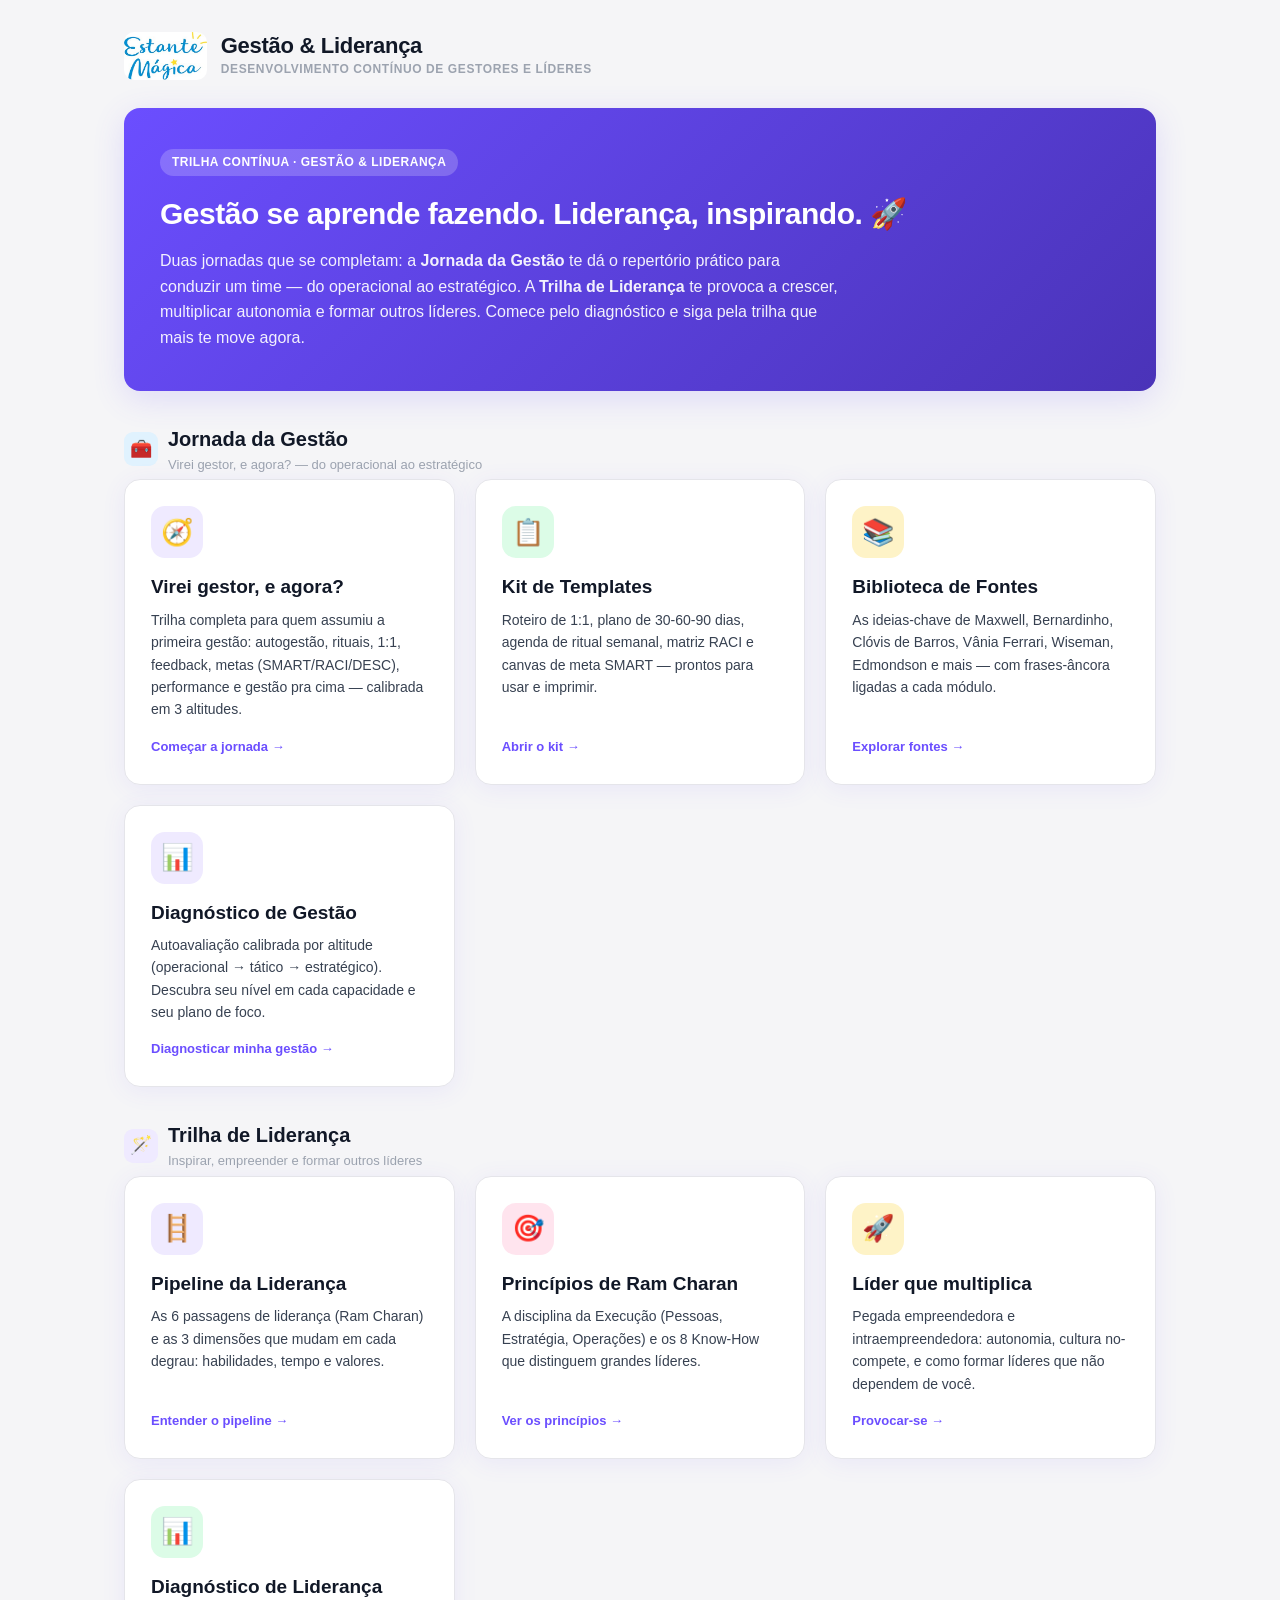
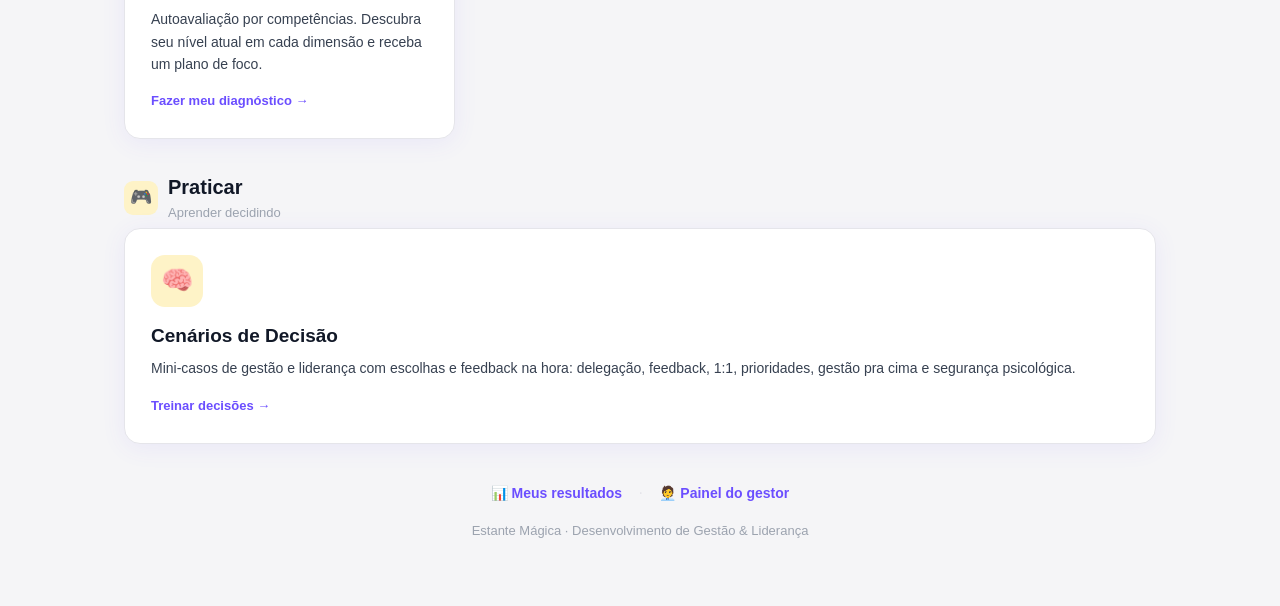
<file: index.html>
<!DOCTYPE html>
<html lang="pt-BR">
<head>
<meta charset="UTF-8">
<meta name="viewport" content="width=device-width, initial-scale=1.0">
<title>Gestão & Liderança | Estante Mágica</title>
<link rel="stylesheet" href="css/base.css">
<link rel="stylesheet" href="css/lideres.css">
<link rel="icon" href="logo_EM.png">
</head>
<body>
<div class="ec-wrap">

  <header class="ec-header">
    <div class="ec-brand">
      <img src="logo_EM.png" alt="Estante Mágica" class="ec-logo"
           onerror="this.outerHTML='<div class=&quot;ec-logo-fallback&quot;>📚</div>'">
      <div class="ec-brand-text">
        <h1>Gestão &amp; Liderança</h1>
        <p>Desenvolvimento contínuo de gestores e líderes</p>
      </div>
    </div>
  </header>

  <section class="ec-hero">
    <span class="tag">Trilha contínua · Gestão &amp; Liderança</span>
    <h2>Gestão se aprende fazendo. Liderança, inspirando. 🚀</h2>
    <p>Duas jornadas que se completam: a <strong>Jornada da Gestão</strong> te dá o repertório prático para conduzir um time — do operacional ao estratégico. A <strong>Trilha de Liderança</strong> te provoca a crescer, multiplicar autonomia e formar outros líderes. Comece pelo diagnóstico e siga pela trilha que mais te move agora.</p>
  </section>

  <!-- FRENTE 1 · GESTÃO -->
  <div class="hub-sec">
    <div class="hub-ic" style="background:#E0F2FE">🧰</div>
    <div><h2>Jornada da Gestão</h2><p>Virei gestor, e agora? — do operacional ao estratégico</p></div>
  </div>
  <div class="trilhas">
    <a class="trilha" href="gestao.html">
      <div class="ic roxo">🧭</div>
      <h3>Virei gestor, e agora?</h3>
      <p>Trilha completa para quem assumiu a primeira gestão: autogestão, rituais, 1:1, feedback, metas (SMART/RACI/DESC), performance e gestão pra cima — calibrada em 3 altitudes.</p>
      <span class="go">Começar a jornada →</span>
    </a>
    <a class="trilha" href="templates.html">
      <div class="ic verde">📋</div>
      <h3>Kit de Templates</h3>
      <p>Roteiro de 1:1, plano de 30-60-90 dias, agenda de ritual semanal, matriz RACI e canvas de meta SMART — prontos para usar e imprimir.</p>
      <span class="go">Abrir o kit →</span>
    </a>
    <a class="trilha" href="biblioteca.html">
      <div class="ic amarelo">📚</div>
      <h3>Biblioteca de Fontes</h3>
      <p>As ideias-chave de Maxwell, Bernardinho, Clóvis de Barros, Vânia Ferrari, Wiseman, Edmondson e mais — com frases-âncora ligadas a cada módulo.</p>
      <span class="go">Explorar fontes →</span>
    </a>
    <a class="trilha" href="diagnostico-gestao.html">
      <div class="ic roxo">📊</div>
      <h3>Diagnóstico de Gestão</h3>
      <p>Autoavaliação calibrada por altitude (operacional → tático → estratégico). Descubra seu nível em cada capacidade e seu plano de foco.</p>
      <span class="go">Diagnosticar minha gestão →</span>
    </a>
  </div>

  <!-- FRENTE 2 · LIDERANÇA -->
  <div class="hub-sec">
    <div class="hub-ic" style="background:var(--roxo-claro)">🪄</div>
    <div><h2>Trilha de Liderança</h2><p>Inspirar, empreender e formar outros líderes</p></div>
  </div>
  <div class="trilhas">
    <a class="trilha" href="pipeline.html">
      <div class="ic roxo">🪜</div>
      <h3>Pipeline da Liderança</h3>
      <p>As 6 passagens de liderança (Ram Charan) e as 3 dimensões que mudam em cada degrau: habilidades, tempo e valores.</p>
      <span class="go">Entender o pipeline →</span>
    </a>
    <a class="trilha" href="principios.html">
      <div class="ic rosa">🎯</div>
      <h3>Princípios de Ram Charan</h3>
      <p>A disciplina da Execução (Pessoas, Estratégia, Operações) e os 8 Know-How que distinguem grandes líderes.</p>
      <span class="go">Ver os princípios →</span>
    </a>
    <a class="trilha" href="empreendedorismo.html">
      <div class="ic amarelo">🚀</div>
      <h3>Líder que multiplica</h3>
      <p>Pegada empreendedora e intraempreendedora: autonomia, cultura no-compete, e como formar líderes que não dependem de você.</p>
      <span class="go">Provocar-se →</span>
    </a>
    <a class="trilha" href="diagnostico.html">
      <div class="ic verde">📊</div>
      <h3>Diagnóstico de Liderança</h3>
      <p>Autoavaliação por competências. Descubra seu nível atual em cada dimensão e receba um plano de foco.</p>
      <span class="go">Fazer meu diagnóstico →</span>
    </a>
  </div>

  <!-- PRATICAR -->
  <div class="hub-sec">
    <div class="hub-ic" style="background:#FEF3C7">🎮</div>
    <div><h2>Praticar</h2><p>Aprender decidindo</p></div>
  </div>
  <div class="trilhas">
    <a class="trilha" href="cenarios.html">
      <div class="ic amarelo">🧠</div>
      <h3>Cenários de Decisão</h3>
      <p>Mini-casos de gestão e liderança com escolhas e feedback na hora: delegação, feedback, 1:1, prioridades, gestão pra cima e segurança psicológica.</p>
      <span class="go">Treinar decisões →</span>
    </a>
  </div>

  <p style="text-align:center;margin-top:36px">
    <a class="ec-back" href="resultados.html">📊 Meus resultados</a>
    <span style="color:var(--cinza-200);margin:0 12px">·</span>
    <a class="ec-back" href="relatorios.html">🧑‍💼 Painel do gestor</a>
  </p>

  <p style="text-align:center;color:var(--cinza-400);font-size:13px;margin-top:16px">
    Estante Mágica · Desenvolvimento de Gestão &amp; Liderança
  </p>

</div>
</body>
</html>
</file>
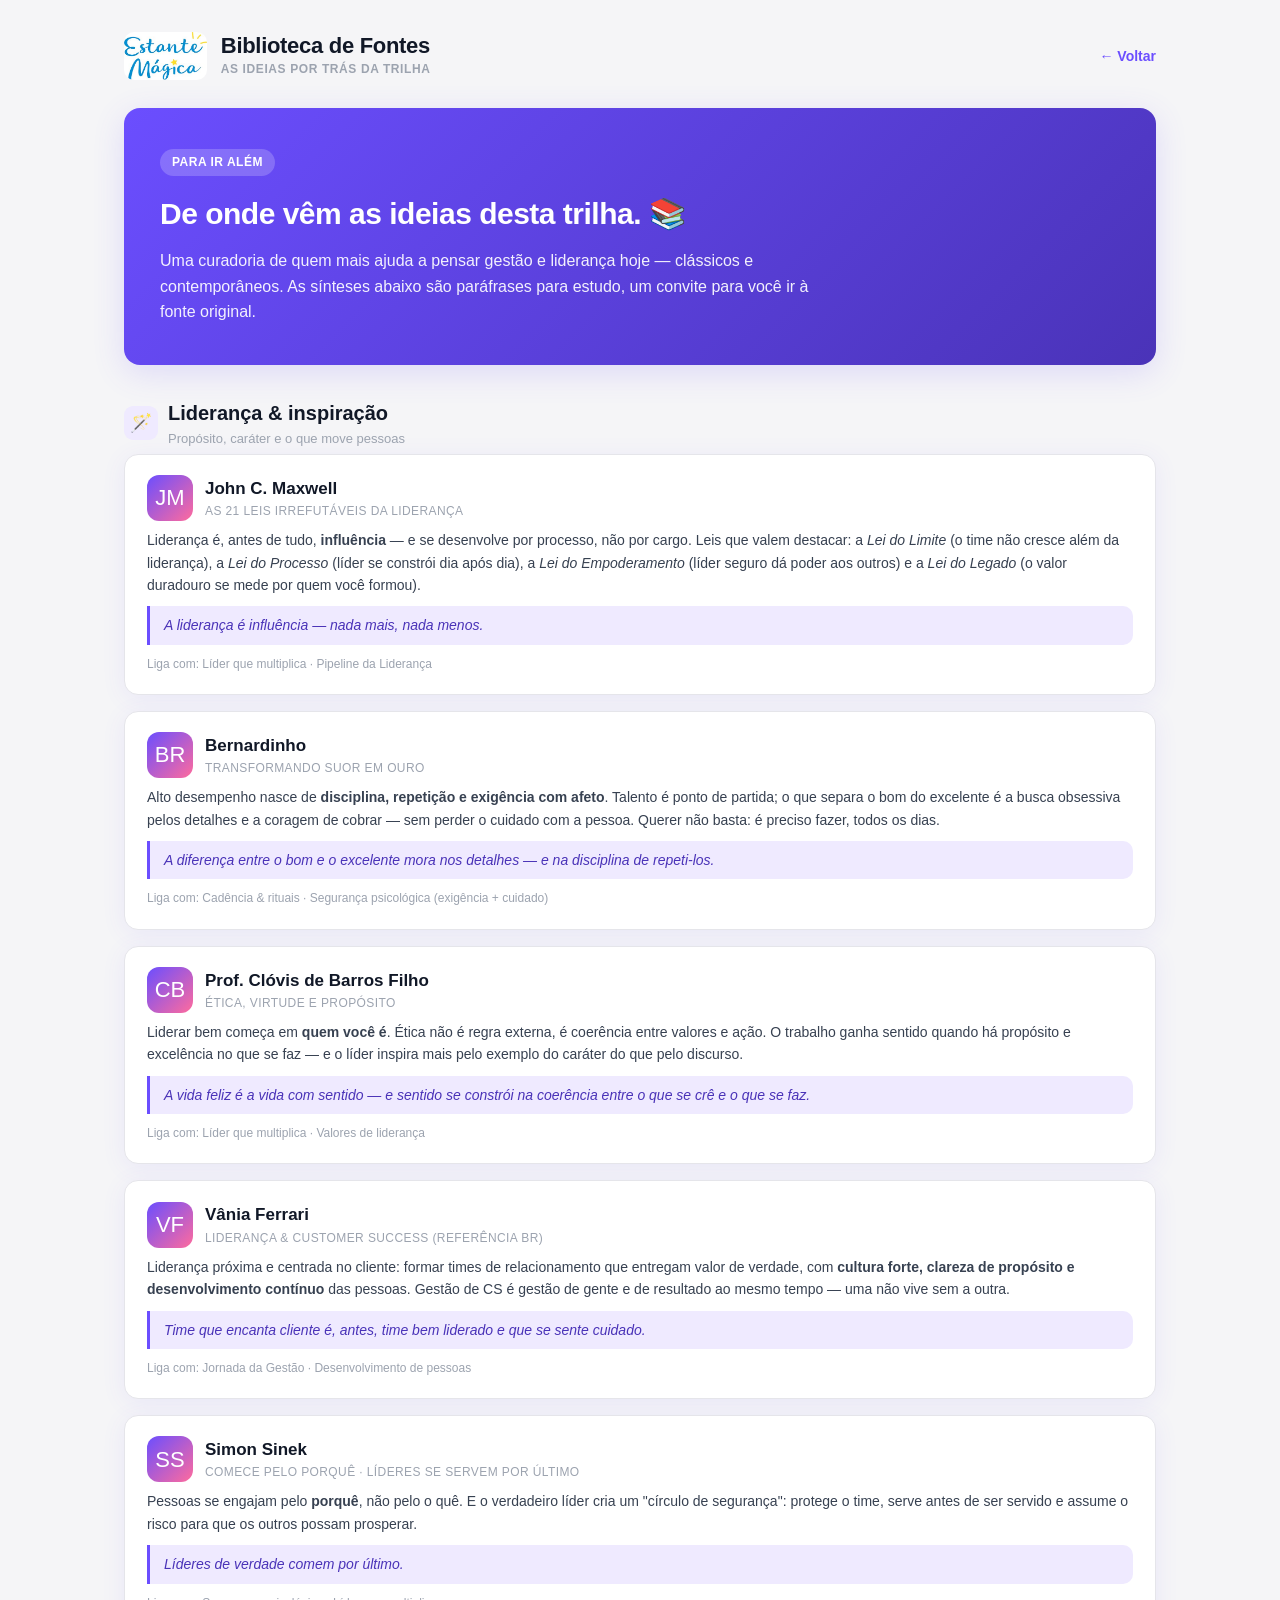
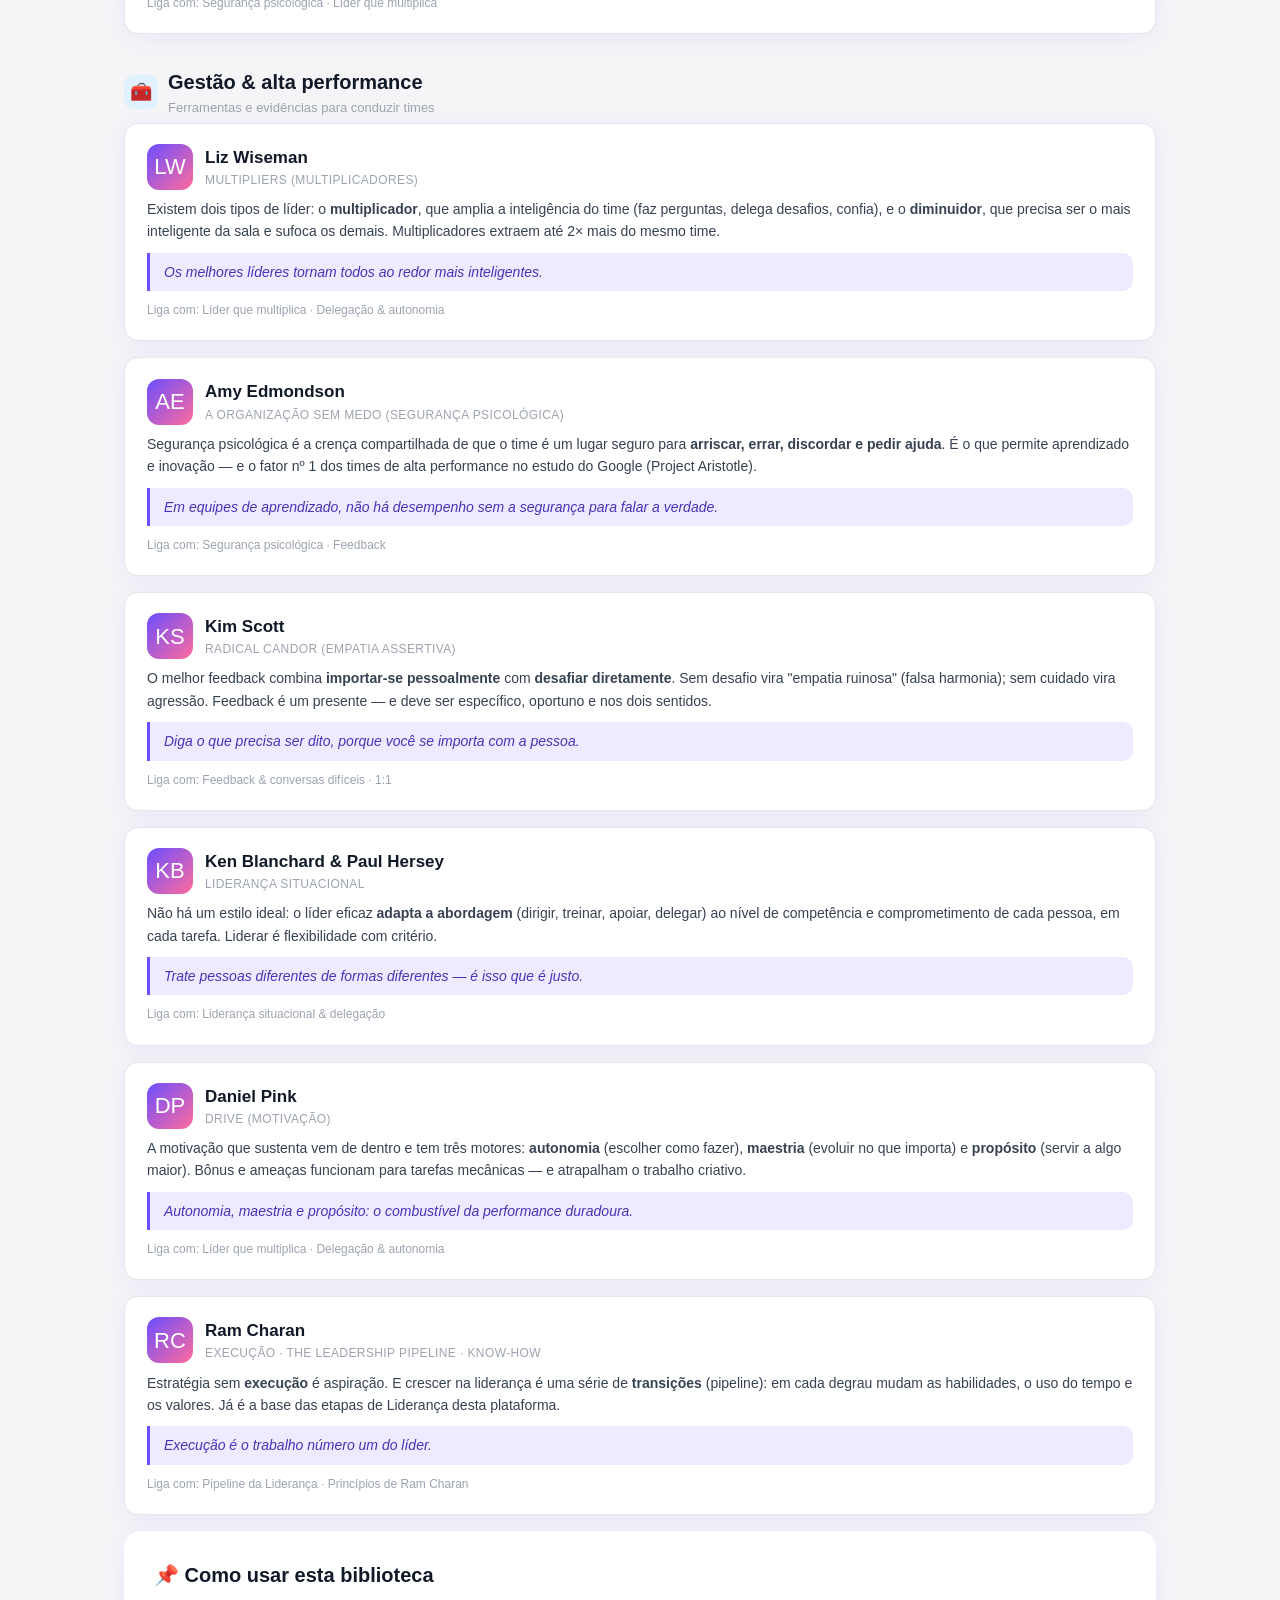
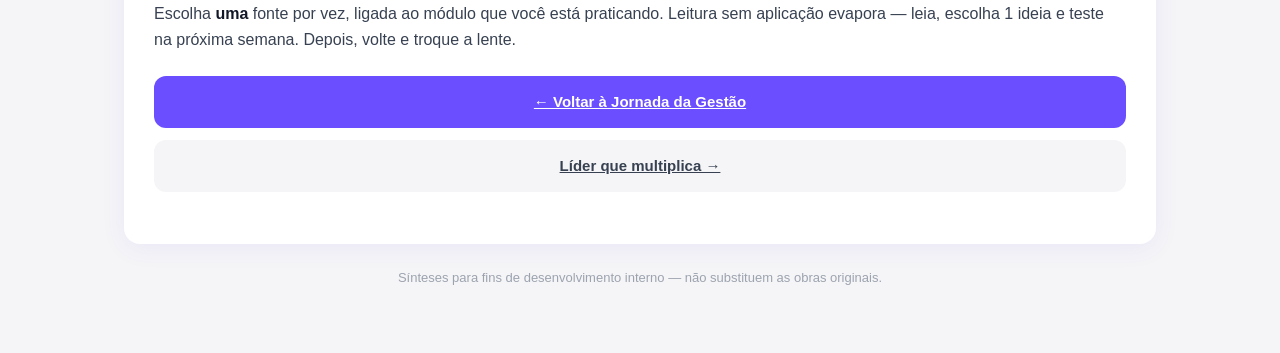
<file: biblioteca.html>
<!DOCTYPE html>
<html lang="pt-BR">
<head>
<meta charset="UTF-8">
<meta name="viewport" content="width=device-width, initial-scale=1.0">
<title>Biblioteca de Fontes | Gestão & Liderança</title>
<link rel="stylesheet" href="css/base.css">
<link rel="stylesheet" href="css/lideres.css">
<link rel="icon" href="logo_EM.png">
</head>
<body>
<div class="ec-wrap">

  <header class="ec-header no-print">
    <div class="ec-brand">
      <img src="logo_EM.png" alt="Estante Mágica" class="ec-logo"
           onerror="this.outerHTML='<div class=&quot;ec-logo-fallback&quot;>📚</div>'">
      <div class="ec-brand-text">
        <h1>Biblioteca de Fontes</h1>
        <p>As ideias por trás da trilha</p>
      </div>
    </div>
    <a class="ec-back" href="index.html">← Voltar</a>
  </header>

  <section class="ec-hero">
    <span class="tag">Para ir além</span>
    <h2>De onde vêm as ideias desta trilha. 📚</h2>
    <p>Uma curadoria de quem mais ajuda a pensar gestão e liderança hoje — clássicos e contemporâneos. As sínteses abaixo são paráfrases para estudo, um convite para você ir à fonte original.</p>
  </section>

  <div class="hub-sec">
    <div class="hub-ic" style="background:var(--roxo-claro)">🪄</div>
    <div><h2>Liderança &amp; inspiração</h2><p>Propósito, caráter e o que move pessoas</p></div>
  </div>

  <div class="fonte">
    <div class="fonte-top"><div class="fonte-ava">JM</div>
      <div><h4>John C. Maxwell</h4><div class="fonte-meta">As 21 Leis Irrefutáveis da Liderança</div></div></div>
    <p>Liderança é, antes de tudo, <strong>influência</strong> — e se desenvolve por processo, não por cargo. Leis que valem destacar: a <em>Lei do Limite</em> (o time não cresce além da liderança), a <em>Lei do Processo</em> (líder se constrói dia após dia), a <em>Lei do Empoderamento</em> (líder seguro dá poder aos outros) e a <em>Lei do Legado</em> (o valor duradouro se mede por quem você formou).</p>
    <div class="fonte-frase">A liderança é influência — nada mais, nada menos.</div>
    <div class="fonte-liga">Liga com: Líder que multiplica · Pipeline da Liderança</div>
  </div>

  <div class="fonte">
    <div class="fonte-top"><div class="fonte-ava">BR</div>
      <div><h4>Bernardinho</h4><div class="fonte-meta">Transformando Suor em Ouro</div></div></div>
    <p>Alto desempenho nasce de <strong>disciplina, repetição e exigência com afeto</strong>. Talento é ponto de partida; o que separa o bom do excelente é a busca obsessiva pelos detalhes e a coragem de cobrar — sem perder o cuidado com a pessoa. Querer não basta: é preciso fazer, todos os dias.</p>
    <div class="fonte-frase">A diferença entre o bom e o excelente mora nos detalhes — e na disciplina de repeti-los.</div>
    <div class="fonte-liga">Liga com: Cadência &amp; rituais · Segurança psicológica (exigência + cuidado)</div>
  </div>

  <div class="fonte">
    <div class="fonte-top"><div class="fonte-ava">CB</div>
      <div><h4>Prof. Clóvis de Barros Filho</h4><div class="fonte-meta">Ética, virtude e propósito</div></div></div>
    <p>Liderar bem começa em <strong>quem você é</strong>. Ética não é regra externa, é coerência entre valores e ação. O trabalho ganha sentido quando há propósito e excelência no que se faz — e o líder inspira mais pelo exemplo do caráter do que pelo discurso.</p>
    <div class="fonte-frase">A vida feliz é a vida com sentido — e sentido se constrói na coerência entre o que se crê e o que se faz.</div>
    <div class="fonte-liga">Liga com: Líder que multiplica · Valores de liderança</div>
  </div>

  <div class="fonte">
    <div class="fonte-top"><div class="fonte-ava">VF</div>
      <div><h4>Vânia Ferrari</h4><div class="fonte-meta">Liderança &amp; Customer Success (referência BR)</div></div></div>
    <p>Liderança próxima e centrada no cliente: formar times de relacionamento que entregam valor de verdade, com <strong>cultura forte, clareza de propósito e desenvolvimento contínuo</strong> das pessoas. Gestão de CS é gestão de gente e de resultado ao mesmo tempo — uma não vive sem a outra.</p>
    <div class="fonte-frase">Time que encanta cliente é, antes, time bem liderado e que se sente cuidado.</div>
    <div class="fonte-liga">Liga com: Jornada da Gestão · Desenvolvimento de pessoas</div>
  </div>

  <div class="fonte">
    <div class="fonte-top"><div class="fonte-ava">SS</div>
      <div><h4>Simon Sinek</h4><div class="fonte-meta">Comece pelo Porquê · Líderes se Servem por Último</div></div></div>
    <p>Pessoas se engajam pelo <strong>porquê</strong>, não pelo o quê. E o verdadeiro líder cria um "círculo de segurança": protege o time, serve antes de ser servido e assume o risco para que os outros possam prosperar.</p>
    <div class="fonte-frase">Líderes de verdade comem por último.</div>
    <div class="fonte-liga">Liga com: Segurança psicológica · Líder que multiplica</div>
  </div>

  <div class="hub-sec">
    <div class="hub-ic" style="background:#E0F2FE">🧰</div>
    <div><h2>Gestão &amp; alta performance</h2><p>Ferramentas e evidências para conduzir times</p></div>
  </div>

  <div class="fonte">
    <div class="fonte-top"><div class="fonte-ava">LW</div>
      <div><h4>Liz Wiseman</h4><div class="fonte-meta">Multipliers (Multiplicadores)</div></div></div>
    <p>Existem dois tipos de líder: o <strong>multiplicador</strong>, que amplia a inteligência do time (faz perguntas, delega desafios, confia), e o <strong>diminuidor</strong>, que precisa ser o mais inteligente da sala e sufoca os demais. Multiplicadores extraem até 2× mais do mesmo time.</p>
    <div class="fonte-frase">Os melhores líderes tornam todos ao redor mais inteligentes.</div>
    <div class="fonte-liga">Liga com: Líder que multiplica · Delegação &amp; autonomia</div>
  </div>

  <div class="fonte">
    <div class="fonte-top"><div class="fonte-ava">AE</div>
      <div><h4>Amy Edmondson</h4><div class="fonte-meta">A Organização sem Medo (segurança psicológica)</div></div></div>
    <p>Segurança psicológica é a crença compartilhada de que o time é um lugar seguro para <strong>arriscar, errar, discordar e pedir ajuda</strong>. É o que permite aprendizado e inovação — e o fator nº 1 dos times de alta performance no estudo do Google (Project Aristotle).</p>
    <div class="fonte-frase">Em equipes de aprendizado, não há desempenho sem a segurança para falar a verdade.</div>
    <div class="fonte-liga">Liga com: Segurança psicológica · Feedback</div>
  </div>

  <div class="fonte">
    <div class="fonte-top"><div class="fonte-ava">KS</div>
      <div><h4>Kim Scott</h4><div class="fonte-meta">Radical Candor (Empatia Assertiva)</div></div></div>
    <p>O melhor feedback combina <strong>importar-se pessoalmente</strong> com <strong>desafiar diretamente</strong>. Sem desafio vira "empatia ruinosa" (falsa harmonia); sem cuidado vira agressão. Feedback é um presente — e deve ser específico, oportuno e nos dois sentidos.</p>
    <div class="fonte-frase">Diga o que precisa ser dito, porque você se importa com a pessoa.</div>
    <div class="fonte-liga">Liga com: Feedback &amp; conversas difíceis · 1:1</div>
  </div>

  <div class="fonte">
    <div class="fonte-top"><div class="fonte-ava">KB</div>
      <div><h4>Ken Blanchard &amp; Paul Hersey</h4><div class="fonte-meta">Liderança Situacional</div></div></div>
    <p>Não há um estilo ideal: o líder eficaz <strong>adapta a abordagem</strong> (dirigir, treinar, apoiar, delegar) ao nível de competência e comprometimento de cada pessoa, em cada tarefa. Liderar é flexibilidade com critério.</p>
    <div class="fonte-frase">Trate pessoas diferentes de formas diferentes — é isso que é justo.</div>
    <div class="fonte-liga">Liga com: Liderança situacional &amp; delegação</div>
  </div>

  <div class="fonte">
    <div class="fonte-top"><div class="fonte-ava">DP</div>
      <div><h4>Daniel Pink</h4><div class="fonte-meta">Drive (motivação)</div></div></div>
    <p>A motivação que sustenta vem de dentro e tem três motores: <strong>autonomia</strong> (escolher como fazer), <strong>maestria</strong> (evoluir no que importa) e <strong>propósito</strong> (servir a algo maior). Bônus e ameaças funcionam para tarefas mecânicas — e atrapalham o trabalho criativo.</p>
    <div class="fonte-frase">Autonomia, maestria e propósito: o combustível da performance duradoura.</div>
    <div class="fonte-liga">Liga com: Líder que multiplica · Delegação &amp; autonomia</div>
  </div>

  <div class="fonte">
    <div class="fonte-top"><div class="fonte-ava">RC</div>
      <div><h4>Ram Charan</h4><div class="fonte-meta">Execução · The Leadership Pipeline · Know-How</div></div></div>
    <p>Estratégia sem <strong>execução</strong> é aspiração. E crescer na liderança é uma série de <strong>transições</strong> (pipeline): em cada degrau mudam as habilidades, o uso do tempo e os valores. Já é a base das etapas de Liderança desta plataforma.</p>
    <div class="fonte-frase">Execução é o trabalho número um do líder.</div>
    <div class="fonte-liga">Liga com: Pipeline da Liderança · Princípios de Ram Charan</div>
  </div>

  <div class="prose" style="margin-top:8px">
    <h3>📌 Como usar esta biblioteca</h3>
    <p>Escolha <strong>uma</strong> fonte por vez, ligada ao módulo que você está praticando. Leitura sem aplicação evapora — leia, escolha 1 ideia e teste na próxima semana. Depois, volte e troque a lente.</p>
    <div class="report-actions no-print">
      <a class="btn btn-primary btn-lg" href="gestao.html">← Voltar à Jornada da Gestão</a>
      <a class="btn btn-ghost btn-lg" href="empreendedorismo.html">Líder que multiplica →</a>
    </div>
  </div>

  <p style="text-align:center;color:var(--cinza-400);font-size:13px;margin-top:24px">
    Sínteses para fins de desenvolvimento interno — não substituem as obras originais.
  </p>

</div>
</body>
</html>
</file>
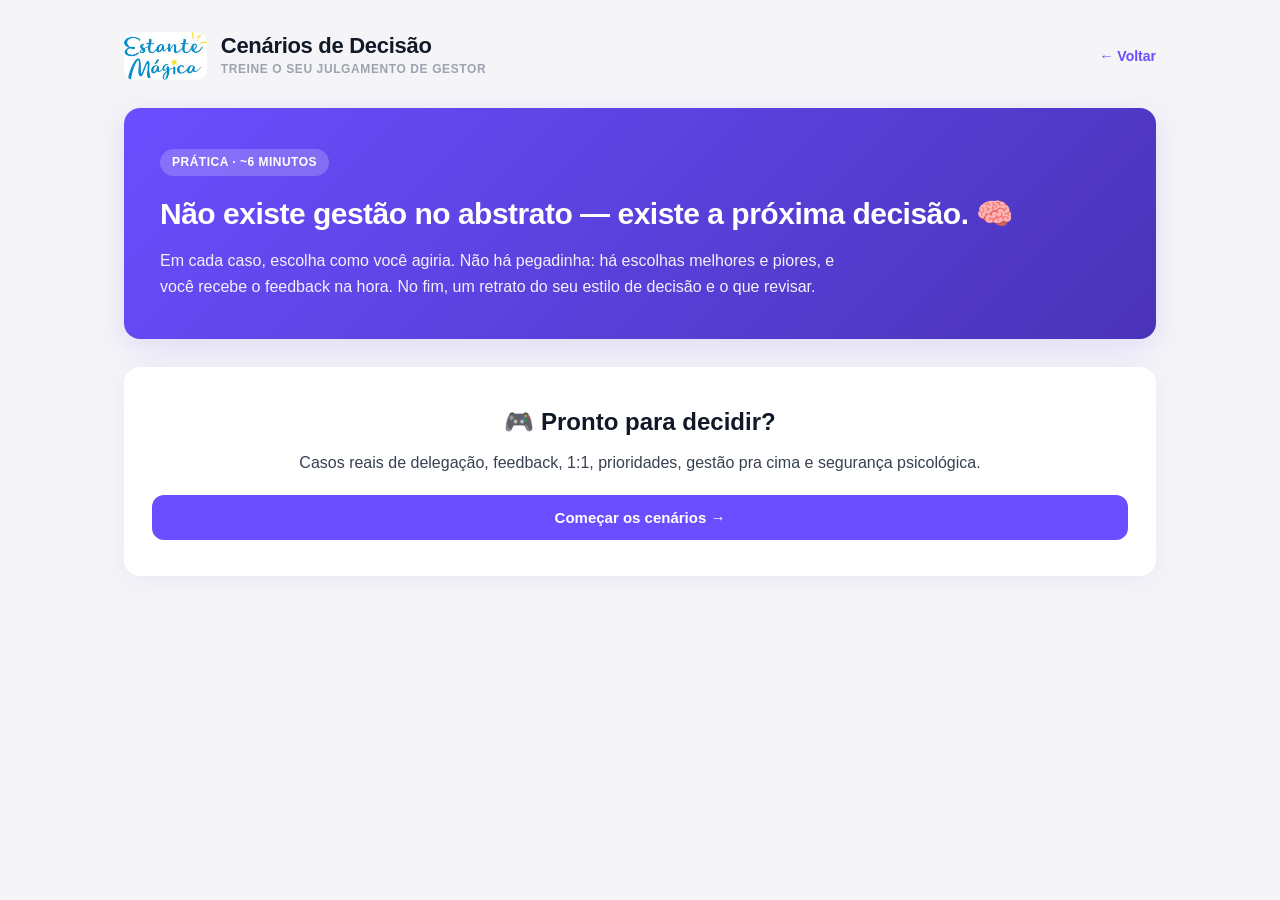
<file: cenarios.html>
<!DOCTYPE html>
<html lang="pt-BR">
<head>
<meta charset="UTF-8">
<meta name="viewport" content="width=device-width, initial-scale=1.0">
<title>Cenários de Decisão | Gestão & Liderança</title>
<link rel="stylesheet" href="css/base.css">
<link rel="stylesheet" href="css/lideres.css">
<link rel="icon" href="logo_EM.png">
</head>
<body>
<div class="ec-wrap">

  <header class="ec-header">
    <div class="ec-brand">
      <img src="logo_EM.png" alt="Estante Mágica" class="ec-logo"
           onerror="this.outerHTML='<div class=&quot;ec-logo-fallback&quot;>📚</div>'">
      <div class="ec-brand-text">
        <h1>Cenários de Decisão</h1>
        <p>Treine o seu julgamento de gestor</p>
      </div>
    </div>
    <a class="ec-back" href="index.html">← Voltar</a>
  </header>

  <!-- INTRO -->
  <section id="tela-intro">
    <div class="ec-hero">
      <span class="tag">Prática · ~6 minutos</span>
      <h2>Não existe gestão no abstrato — existe a próxima decisão. 🧠</h2>
      <p>Em cada caso, escolha como você agiria. Não há pegadinha: há escolhas melhores e piores, e você recebe o feedback na hora. No fim, um retrato do seu estilo de decisão e o que revisar.</p>
    </div>
    <div class="entrada-card">
      <h2>🎮 Pronto para decidir?</h2>
      <p>Casos reais de delegação, feedback, 1:1, prioridades, gestão pra cima e segurança psicológica.</p>
      <button id="cen-start" class="btn btn-primary btn-lg btn-block">Começar os cenários →</button>
    </div>
  </section>

  <!-- JOGO -->
  <section id="tela-jogo" style="display:none"></section>

  <!-- FIM -->
  <section id="tela-fim" style="display:none"></section>

</div>
<script src="js/cenarios-data.js"></script>
<script src="js/cenarios.js"></script>
</body>
</html>
</file>
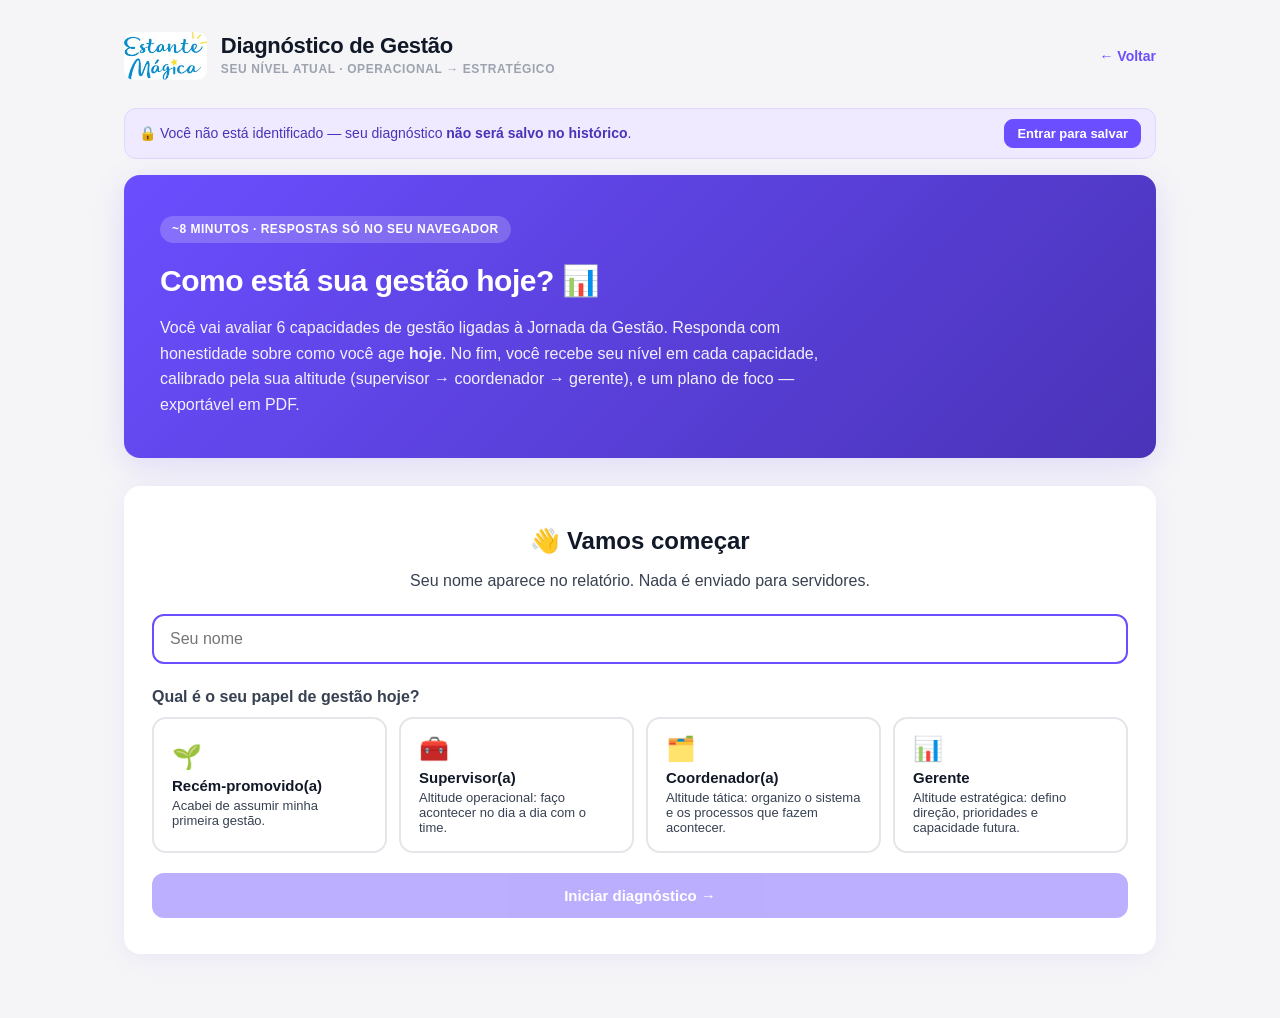
<file: diagnostico-gestao.html>
<!DOCTYPE html>
<html lang="pt-BR">
<head>
<meta charset="UTF-8">
<meta name="viewport" content="width=device-width, initial-scale=1.0">
<title>Diagnóstico de Gestão | Jornada da Gestão</title>
<link rel="stylesheet" href="css/base.css">
<link rel="stylesheet" href="css/lideres.css">
<link rel="icon" href="logo_EM.png">
</head>
<body>
<div class="ec-wrap">

  <header class="ec-header no-print">
    <div class="ec-brand">
      <img src="logo_EM.png" alt="Estante Mágica" class="ec-logo"
           onerror="this.outerHTML='<div class=&quot;ec-logo-fallback&quot;>📚</div>'">
      <div class="ec-brand-text">
        <h1>Diagnóstico de Gestão</h1>
        <p>Seu nível atual · operacional → estratégico</p>
      </div>
    </div>
    <a class="ec-back" href="index.html">← Voltar</a>
  </header>

  <div id="ec-identity"></div>

  <!-- ENTRADA -->
  <section id="tela-entrada">
    <div class="ec-hero">
      <span class="tag">~8 minutos · respostas só no seu navegador</span>
      <h2>Como está sua gestão hoje? 📊</h2>
      <p>Você vai avaliar 6 capacidades de gestão ligadas à Jornada da Gestão. Responda com honestidade sobre como você age <strong>hoje</strong>. No fim, você recebe seu nível em cada capacidade, calibrado pela sua altitude (supervisor → coordenador → gerente), e um plano de foco — exportável em PDF.</p>
    </div>
    <div class="entrada-card">
      <h2>👋 Vamos começar</h2>
      <p>Seu nome aparece no relatório. Nada é enviado para servidores.</p>
      <input type="text" id="in-nome" class="campo" placeholder="Seu nome" maxlength="40" autocomplete="name">
      <p style="text-align:left;font-weight:700;margin:6px 0 8px">Qual é o seu papel de gestão hoje?</p>
      <div class="nivel-grid" id="nivel-grid"></div>
      <button id="btn-iniciar" class="btn btn-primary btn-lg btn-block" style="margin-top:16px" disabled>Iniciar diagnóstico →</button>
    </div>
  </section>

  <!-- QUESTIONÁRIO -->
  <section id="tela-quiz" style="display:none">
    <div class="stepper no-print" id="stepper"></div>
    <div class="prog-wrap no-print"><div class="fill" id="prog"></div></div>
    <h2 id="sec-titulo" style="font-size:22px;margin-bottom:6px"></h2>
    <p id="sec-sub" style="color:var(--cinza-400);margin-bottom:20px"></p>
    <div id="perguntas"></div>
    <div class="sec-nav no-print" style="display:flex;justify-content:space-between;gap:12px;margin-top:8px">
      <button id="btn-voltar" class="btn btn-ghost btn-lg">← Voltar</button>
      <button id="btn-avancar" class="btn btn-primary btn-lg" disabled>Avançar →</button>
    </div>
  </section>

  <section id="tela-relatorio" style="display:none"></section>

</div>

<script src="js/tracking.js"></script>
<script src="js/diagnostico-gestao-data.js"></script>
<script src="js/diagnostico-gestao.js"></script>
</body>
</html>
</file>
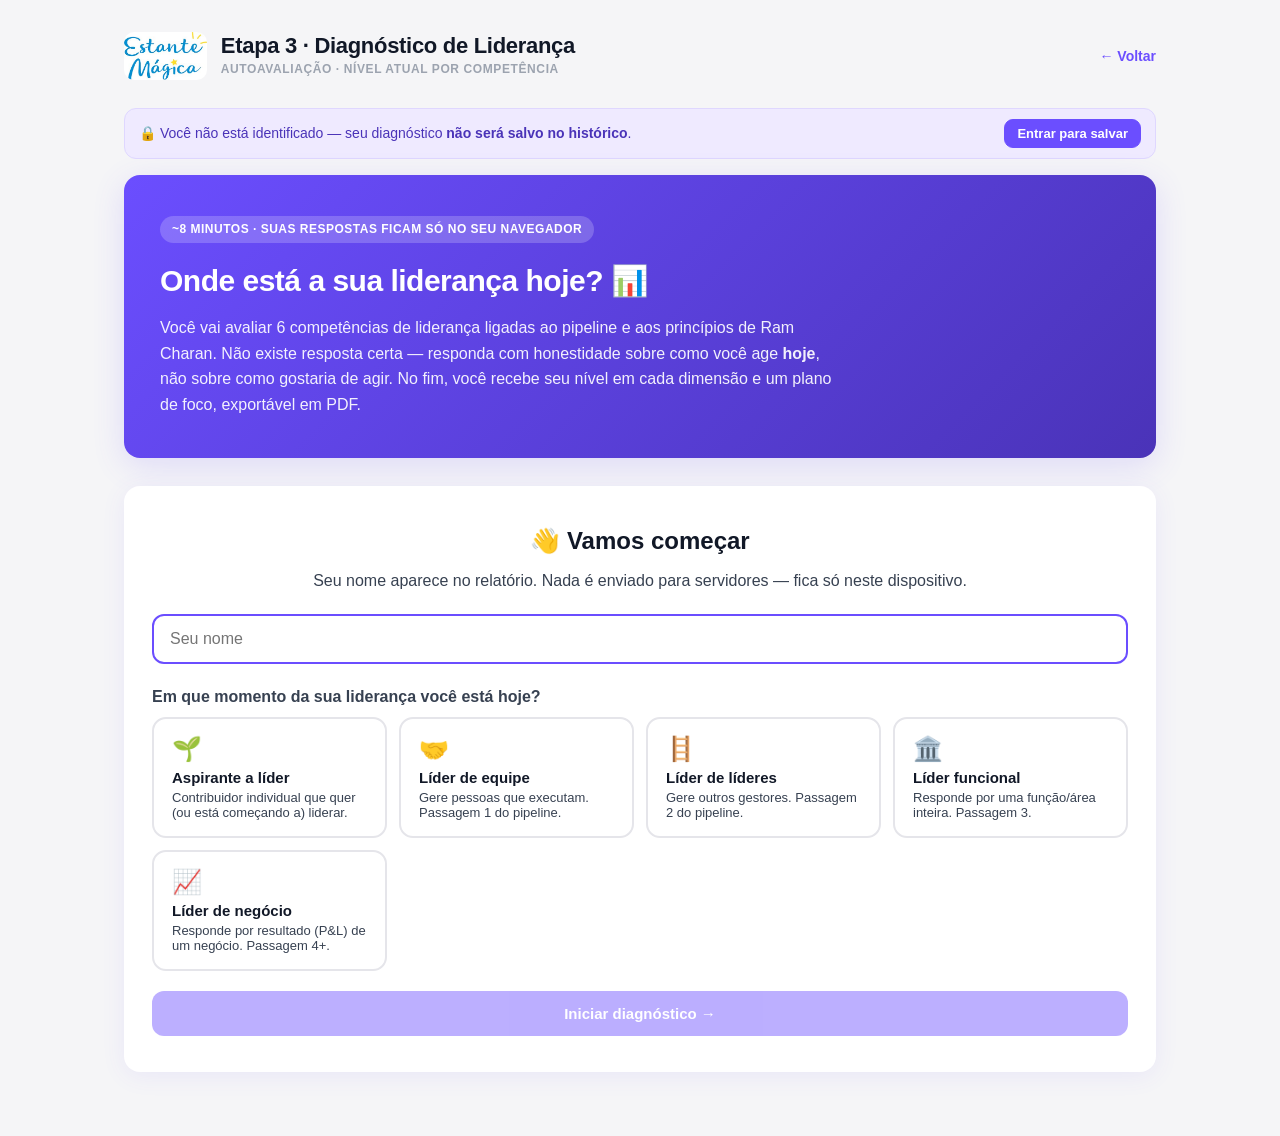
<file: diagnostico.html>
<!DOCTYPE html>
<html lang="pt-BR">
<head>
<meta charset="UTF-8">
<meta name="viewport" content="width=device-width, initial-scale=1.0">
<title>Diagnóstico de Liderança | Trilha de Líderes</title>
<link rel="stylesheet" href="css/base.css">
<link rel="stylesheet" href="css/lideres.css">
<link rel="icon" href="logo_EM.png">
</head>
<body>
<div class="ec-wrap">

  <header class="ec-header no-print">
    <div class="ec-brand">
      <img src="logo_EM.png" alt="Estante Mágica" class="ec-logo"
           onerror="this.outerHTML='<div class=&quot;ec-logo-fallback&quot;>📚</div>'">
      <div class="ec-brand-text">
        <h1>Etapa 3 · Diagnóstico de Liderança</h1>
        <p>Autoavaliação · nível atual por competência</p>
      </div>
    </div>
    <a class="ec-back" href="index.html">← Voltar</a>
  </header>

  <div id="ec-identity"></div>

  <!-- TELA DE ENTRADA -->
  <section id="tela-entrada">
    <div class="ec-hero">
      <span class="tag">~8 minutos · suas respostas ficam só no seu navegador</span>
      <h2>Onde está a sua liderança hoje? 📊</h2>
      <p>Você vai avaliar 6 competências de liderança ligadas ao pipeline e aos princípios de Ram Charan. Não existe resposta certa — responda com honestidade sobre como você age <strong>hoje</strong>, não sobre como gostaria de agir. No fim, você recebe seu nível em cada dimensão e um plano de foco, exportável em PDF.</p>
    </div>
    <div class="entrada-card">
      <h2>👋 Vamos começar</h2>
      <p>Seu nome aparece no relatório. Nada é enviado para servidores — fica só neste dispositivo.</p>
      <input type="text" id="in-nome" class="campo" placeholder="Seu nome" maxlength="40" autocomplete="name">

      <p style="text-align:left;font-weight:700;margin:6px 0 8px">Em que momento da sua liderança você está hoje?</p>
      <div class="nivel-grid" id="nivel-grid"></div>

      <button id="btn-iniciar" class="btn btn-primary btn-lg btn-block" style="margin-top:16px" disabled>Iniciar diagnóstico →</button>
    </div>
  </section>

  <!-- QUESTIONÁRIO -->
  <section id="tela-quiz" style="display:none">
    <div class="stepper no-print" id="stepper"></div>
    <div class="prog-wrap no-print"><div class="fill" id="prog"></div></div>
    <h2 id="sec-titulo" style="font-size:22px;margin-bottom:6px"></h2>
    <p id="sec-sub" style="color:var(--cinza-400);margin-bottom:20px"></p>
    <div id="perguntas"></div>
    <div class="sec-nav no-print" style="display:flex;justify-content:space-between;gap:12px;margin-top:8px">
      <button id="btn-voltar" class="btn btn-ghost btn-lg">← Voltar</button>
      <button id="btn-avancar" class="btn btn-primary btn-lg" disabled>Avançar →</button>
    </div>
  </section>

  <!-- RELATÓRIO -->
  <section id="tela-relatorio" style="display:none"></section>

</div>

<script src="js/tracking.js"></script>
<script src="js/diagnostico-data.js"></script>
<script src="js/diagnostico.js"></script>
</body>
</html>
</file>
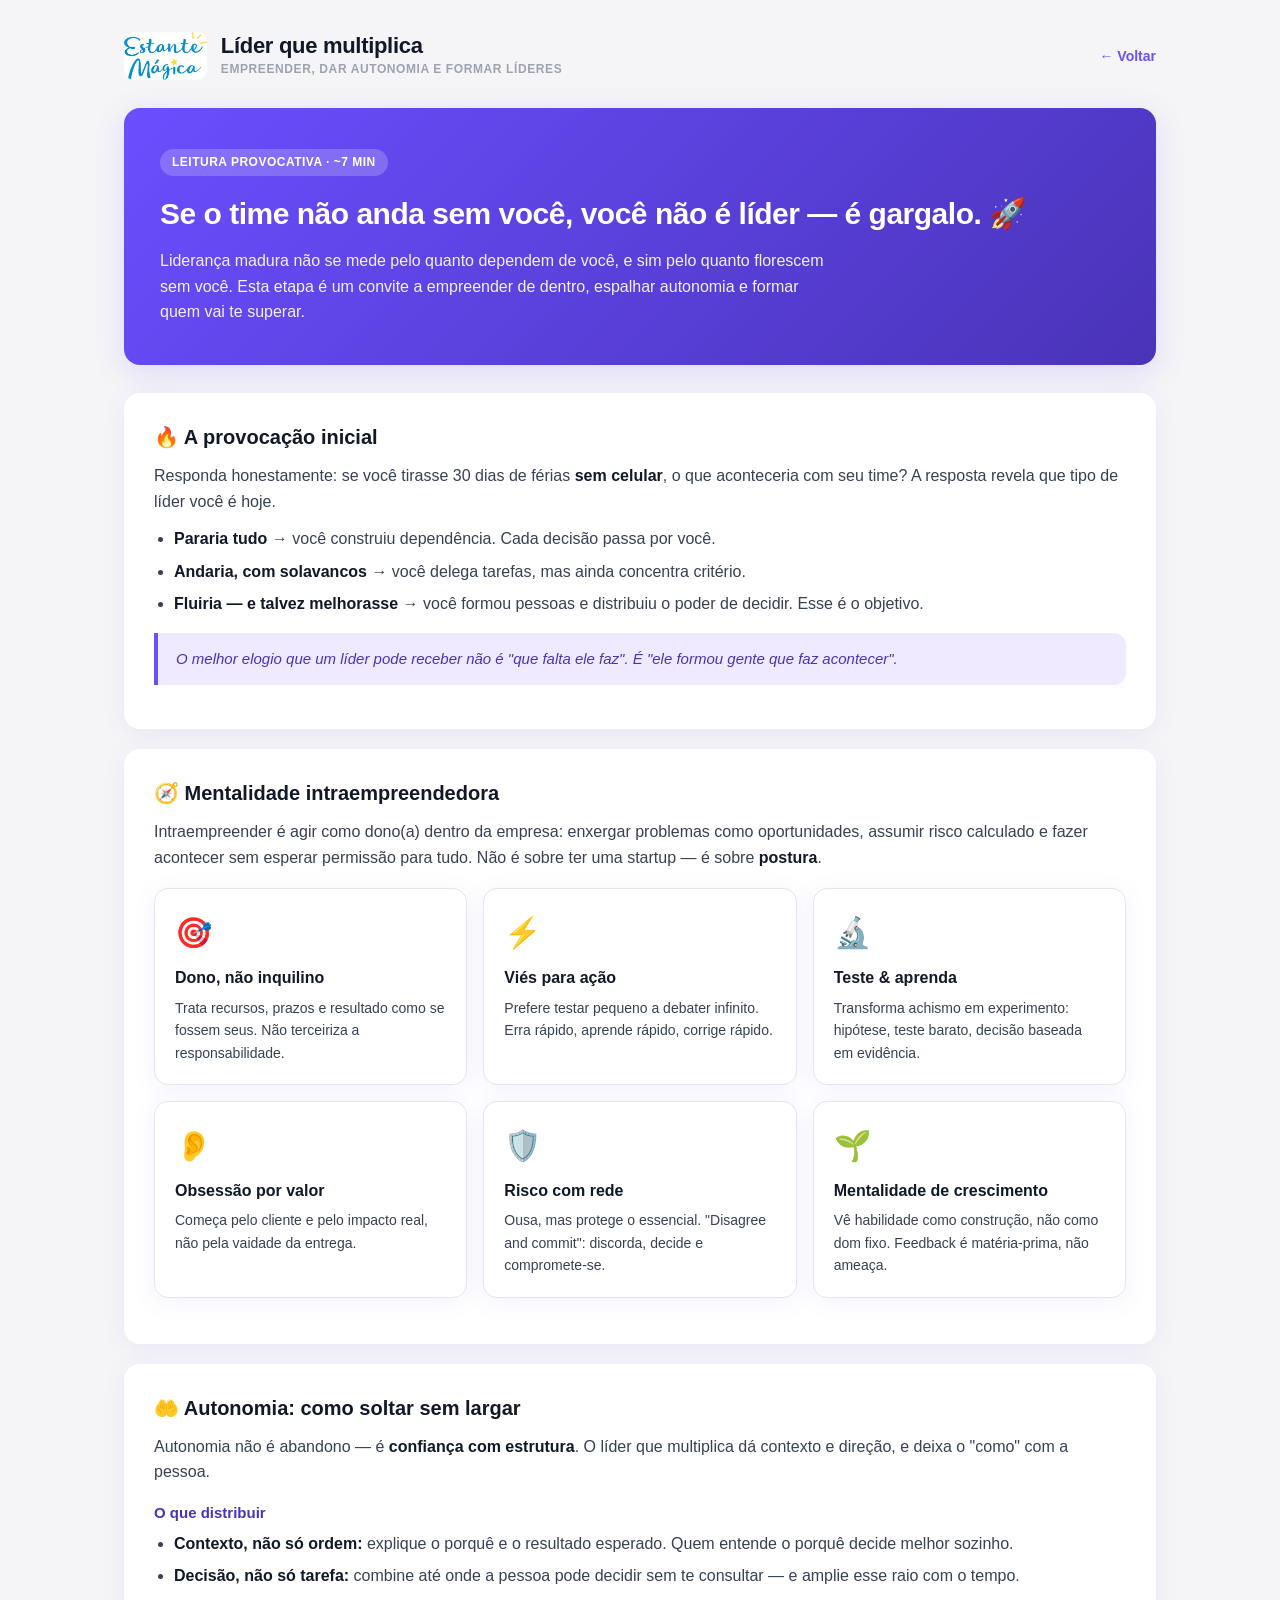
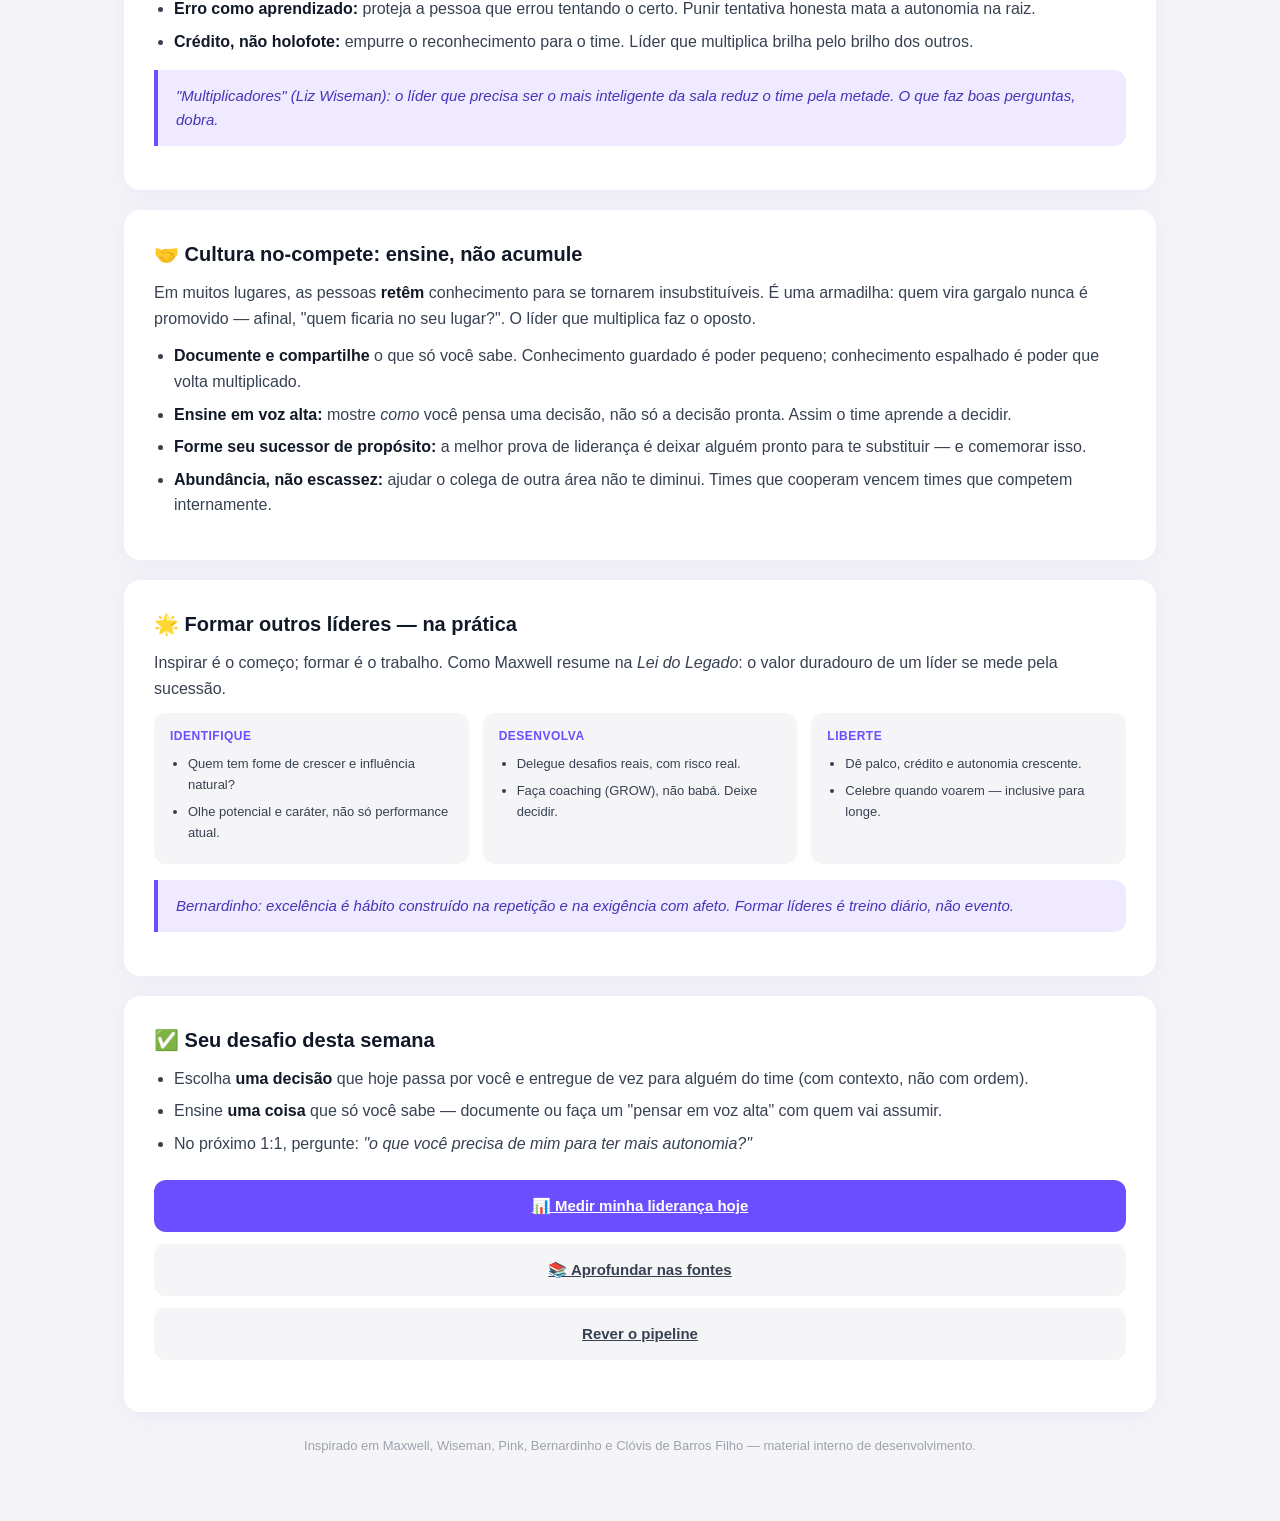
<file: empreendedorismo.html>
<!DOCTYPE html>
<html lang="pt-BR">
<head>
<meta charset="UTF-8">
<meta name="viewport" content="width=device-width, initial-scale=1.0">
<title>Líder que multiplica | Trilha de Liderança</title>
<link rel="stylesheet" href="css/base.css">
<link rel="stylesheet" href="css/lideres.css">
<link rel="icon" href="logo_EM.png">
</head>
<body>
<div class="ec-wrap">

  <header class="ec-header no-print">
    <div class="ec-brand">
      <img src="logo_EM.png" alt="Estante Mágica" class="ec-logo"
           onerror="this.outerHTML='<div class=&quot;ec-logo-fallback&quot;>📚</div>'">
      <div class="ec-brand-text">
        <h1>Líder que multiplica</h1>
        <p>Empreender, dar autonomia e formar líderes</p>
      </div>
    </div>
    <a class="ec-back" href="index.html">← Voltar</a>
  </header>

  <section class="ec-hero">
    <span class="tag">Leitura provocativa · ~7 min</span>
    <h2>Se o time não anda sem você, você não é líder — é gargalo. 🚀</h2>
    <p>Liderança madura não se mede pelo quanto dependem de você, e sim pelo quanto florescem sem você. Esta etapa é um convite a empreender de dentro, espalhar autonomia e formar quem vai te superar.</p>
  </section>

  <div class="prose">
    <h3>🔥 A provocação inicial</h3>
    <p>Responda honestamente: se você tirasse 30 dias de férias <strong>sem celular</strong>, o que aconteceria com seu time? A resposta revela que tipo de líder você é hoje.</p>
    <ul>
      <li><strong>Pararia tudo</strong> → você construiu dependência. Cada decisão passa por você.</li>
      <li><strong>Andaria, com solavancos</strong> → você delega tarefas, mas ainda concentra critério.</li>
      <li><strong>Fluiria — e talvez melhorasse</strong> → você formou pessoas e distribuiu o poder de decidir. Esse é o objetivo.</li>
    </ul>
    <div class="lead-quote">O melhor elogio que um líder pode receber não é "que falta ele faz". É "ele formou gente que faz acontecer".</div>
  </div>

  <div class="prose">
    <h3>🧭 Mentalidade intraempreendedora</h3>
    <p>Intraempreender é agir como dono(a) dentro da empresa: enxergar problemas como oportunidades, assumir risco calculado e fazer acontecer sem esperar permissão para tudo. Não é sobre ter uma startup — é sobre <strong>postura</strong>.</p>
    <div class="princ-grid">
      <div class="princ"><div class="pemoji">🎯</div><h4>Dono, não inquilino</h4><p>Trata recursos, prazos e resultado como se fossem seus. Não terceiriza a responsabilidade.</p></div>
      <div class="princ"><div class="pemoji">⚡</div><h4>Viés para ação</h4><p>Prefere testar pequeno a debater infinito. Erra rápido, aprende rápido, corrige rápido.</p></div>
      <div class="princ"><div class="pemoji">🔬</div><h4>Teste &amp; aprenda</h4><p>Transforma achismo em experimento: hipótese, teste barato, decisão baseada em evidência.</p></div>
      <div class="princ"><div class="pemoji">👂</div><h4>Obsessão por valor</h4><p>Começa pelo cliente e pelo impacto real, não pela vaidade da entrega.</p></div>
      <div class="princ"><div class="pemoji">🛡️</div><h4>Risco com rede</h4><p>Ousa, mas protege o essencial. "Disagree and commit": discorda, decide e compromete-se.</p></div>
      <div class="princ"><div class="pemoji">🌱</div><h4>Mentalidade de crescimento</h4><p>Vê habilidade como construção, não como dom fixo. Feedback é matéria-prima, não ameaça.</p></div>
    </div>
  </div>

  <div class="prose">
    <h3>🤲 Autonomia: como soltar sem largar</h3>
    <p>Autonomia não é abandono — é <strong>confiança com estrutura</strong>. O líder que multiplica dá contexto e direção, e deixa o "como" com a pessoa.</p>
    <h4>O que distribuir</h4>
    <ul>
      <li><strong>Contexto, não só ordem:</strong> explique o porquê e o resultado esperado. Quem entende o porquê decide melhor sozinho.</li>
      <li><strong>Decisão, não só tarefa:</strong> combine até onde a pessoa pode decidir sem te consultar — e amplie esse raio com o tempo.</li>
      <li><strong>Erro como aprendizado:</strong> proteja a pessoa que errou tentando o certo. Punir tentativa honesta mata a autonomia na raiz.</li>
      <li><strong>Crédito, não holofote:</strong> empurre o reconhecimento para o time. Líder que multiplica brilha pelo brilho dos outros.</li>
    </ul>
    <div class="lead-quote">"Multiplicadores" (Liz Wiseman): o líder que precisa ser o mais inteligente da sala reduz o time pela metade. O que faz boas perguntas, dobra.</div>
  </div>

  <div class="prose">
    <h3>🤝 Cultura no-compete: ensine, não acumule</h3>
    <p>Em muitos lugares, as pessoas <strong>retêm</strong> conhecimento para se tornarem insubstituíveis. É uma armadilha: quem vira gargalo nunca é promovido — afinal, "quem ficaria no seu lugar?". O líder que multiplica faz o oposto.</p>
    <ul>
      <li><strong>Documente e compartilhe</strong> o que só você sabe. Conhecimento guardado é poder pequeno; conhecimento espalhado é poder que volta multiplicado.</li>
      <li><strong>Ensine em voz alta:</strong> mostre <em>como</em> você pensa uma decisão, não só a decisão pronta. Assim o time aprende a decidir.</li>
      <li><strong>Forme seu sucessor de propósito:</strong> a melhor prova de liderança é deixar alguém pronto para te substituir — e comemorar isso.</li>
      <li><strong>Abundância, não escassez:</strong> ajudar o colega de outra área não te diminui. Times que cooperam vencem times que competem internamente.</li>
    </ul>
  </div>

  <div class="prose">
    <h3>🌟 Formar outros líderes — na prática</h3>
    <p>Inspirar é o começo; formar é o trabalho. Como Maxwell resume na <em>Lei do Legado</em>: o valor duradouro de um líder se mede pela sucessão.</p>
    <div class="tre-grid">
      <div class="tre"><h5>Identifique</h5><ul><li>Quem tem fome de crescer e influência natural?</li><li>Olhe potencial e caráter, não só performance atual.</li></ul></div>
      <div class="tre"><h5>Desenvolva</h5><ul><li>Delegue desafios reais, com risco real.</li><li>Faça coaching (GROW), não babá. Deixe decidir.</li></ul></div>
      <div class="tre"><h5>Liberte</h5><ul><li>Dê palco, crédito e autonomia crescente.</li><li>Celebre quando voarem — inclusive para longe.</li></ul></div>
    </div>
    <div class="lead-quote">Bernardinho: excelência é hábito construído na repetição e na exigência com afeto. Formar líderes é treino diário, não evento.</div>
  </div>

  <div class="prose">
    <h3>✅ Seu desafio desta semana</h3>
    <ul>
      <li>Escolha <strong>uma decisão</strong> que hoje passa por você e entregue de vez para alguém do time (com contexto, não com ordem).</li>
      <li>Ensine <strong>uma coisa</strong> que só você sabe — documente ou faça um "pensar em voz alta" com quem vai assumir.</li>
      <li>No próximo 1:1, pergunte: <em>"o que você precisa de mim para ter mais autonomia?"</em></li>
    </ul>
    <div class="report-actions no-print">
      <a class="btn btn-primary btn-lg" href="diagnostico.html">📊 Medir minha liderança hoje</a>
      <a class="btn btn-ghost btn-lg" href="biblioteca.html">📚 Aprofundar nas fontes</a>
      <a class="btn btn-ghost btn-lg" href="pipeline.html">Rever o pipeline</a>
    </div>
  </div>

  <p style="text-align:center;color:var(--cinza-400);font-size:13px;margin-top:24px">
    Inspirado em Maxwell, Wiseman, Pink, Bernardinho e Clóvis de Barros Filho — material interno de desenvolvimento.
  </p>

</div>
</body>
</html>
</file>
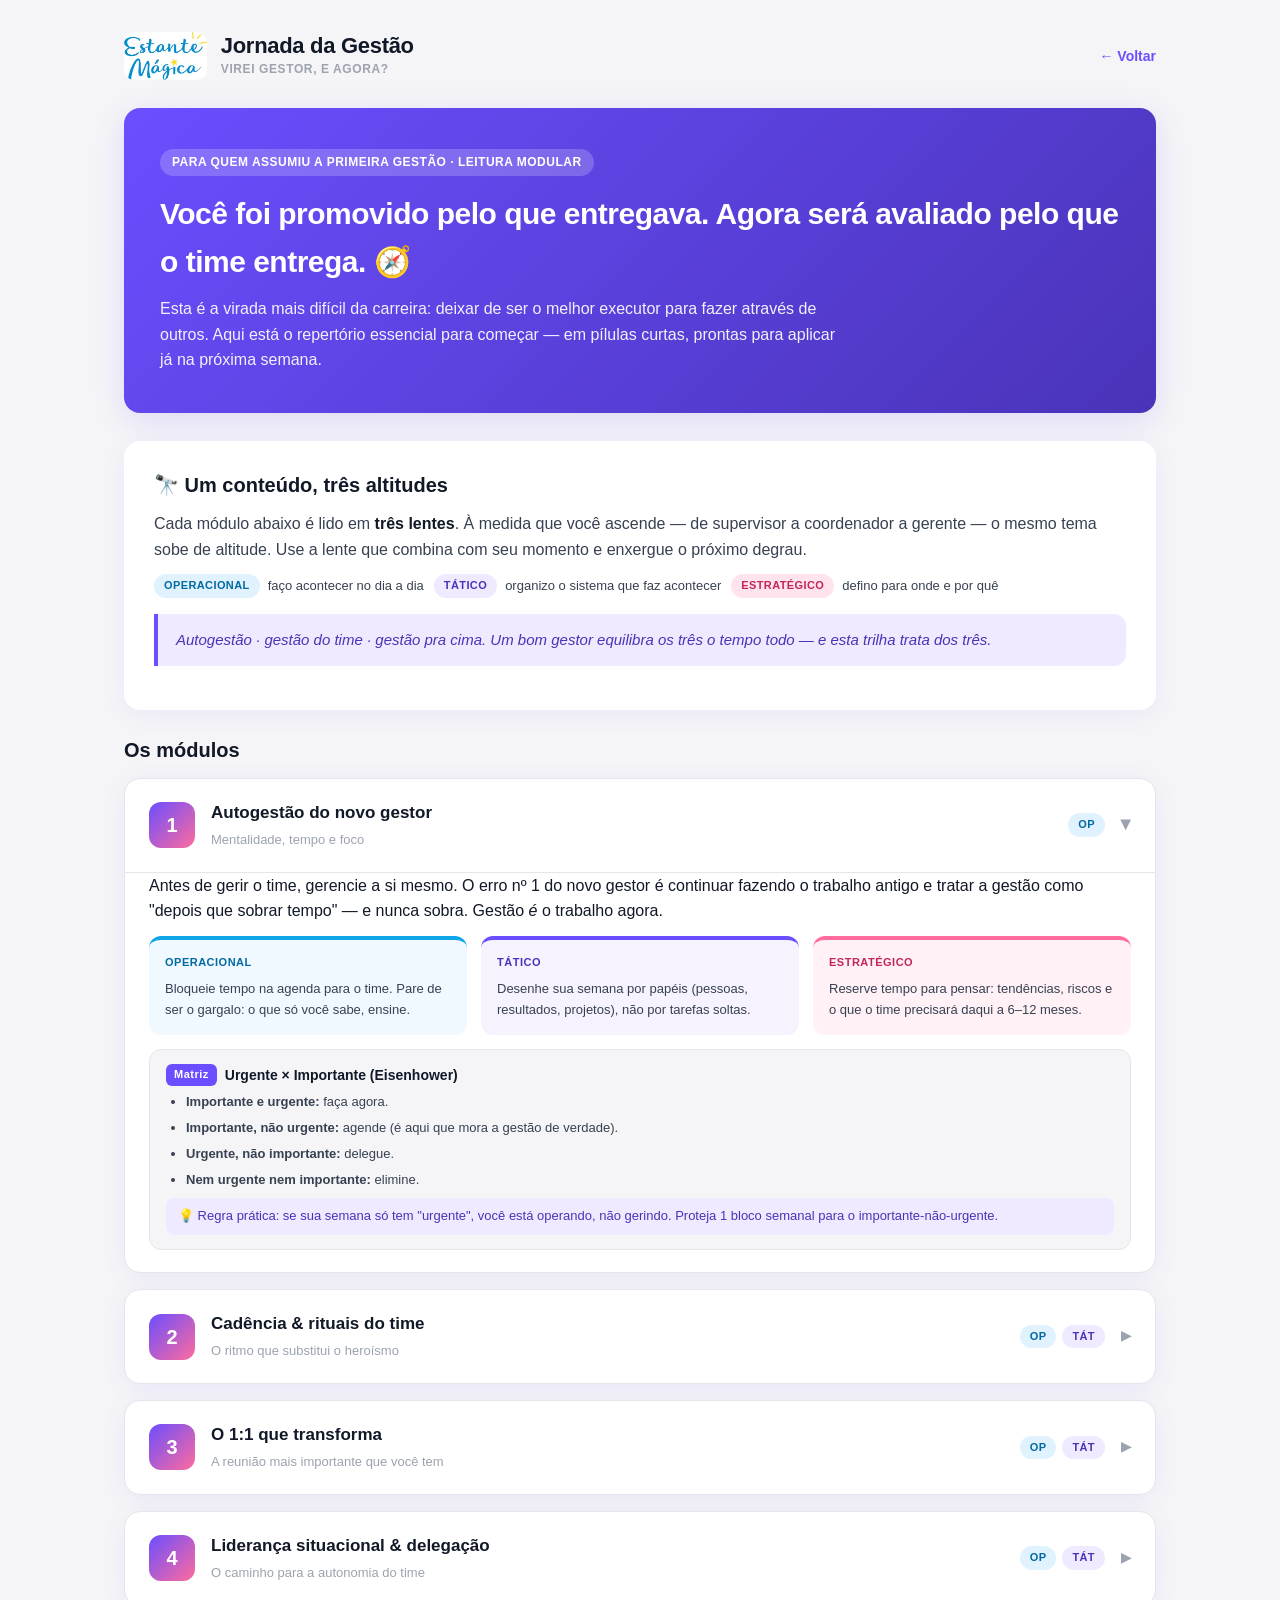
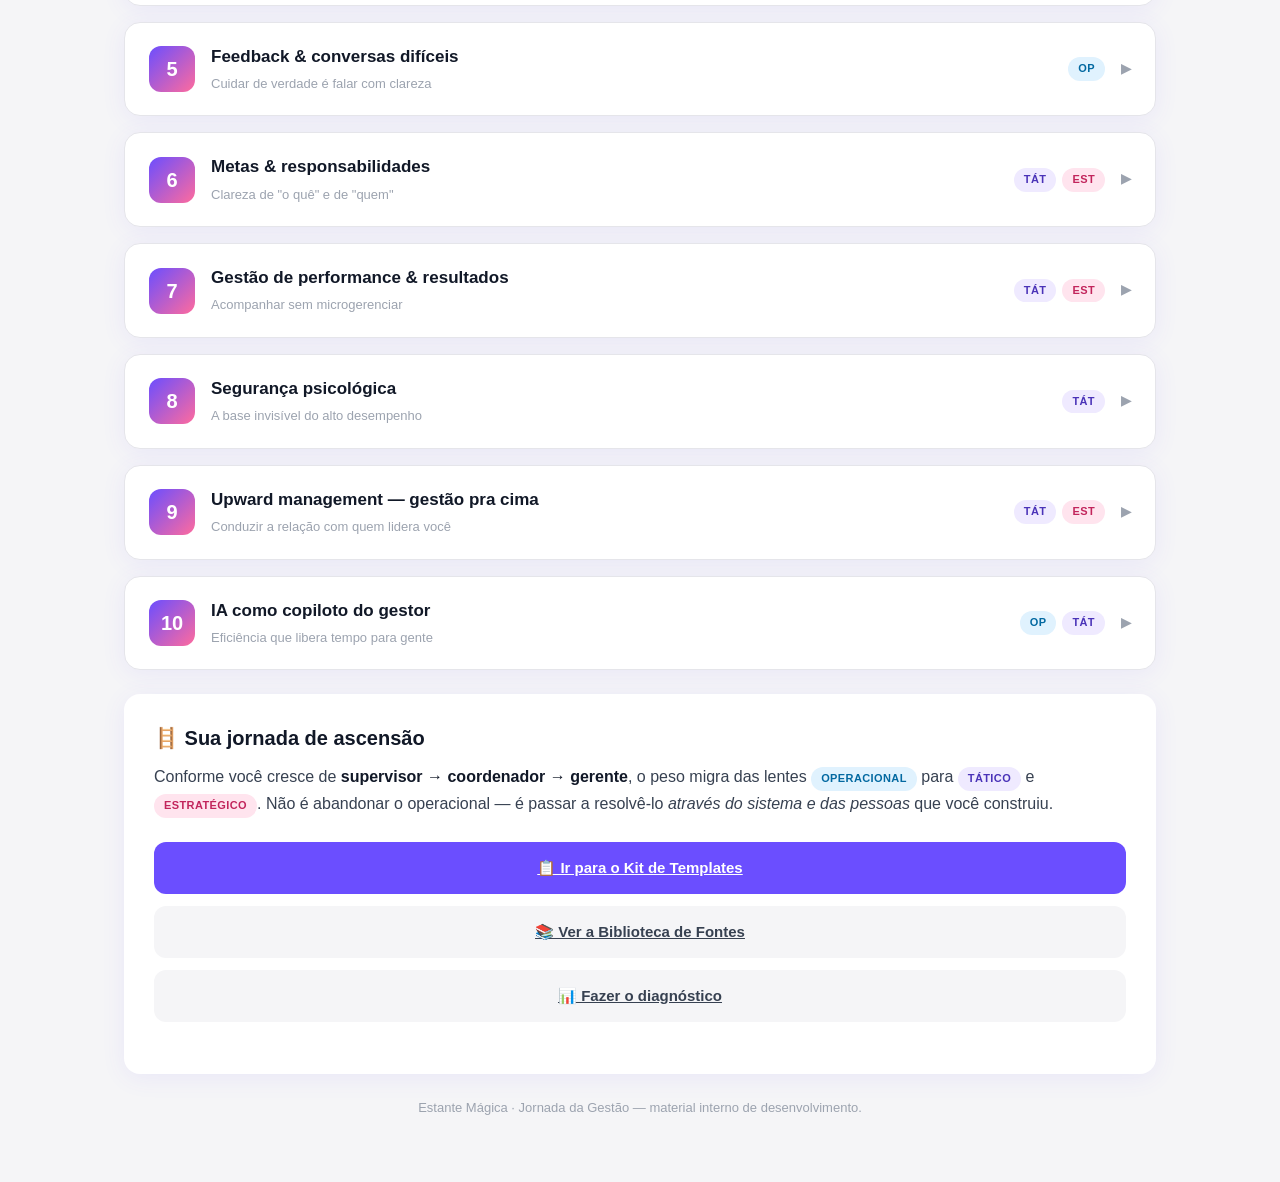
<file: gestao.html>
<!DOCTYPE html>
<html lang="pt-BR">
<head>
<meta charset="UTF-8">
<meta name="viewport" content="width=device-width, initial-scale=1.0">
<title>Virei gestor, e agora? | Jornada da Gestão</title>
<link rel="stylesheet" href="css/base.css">
<link rel="stylesheet" href="css/lideres.css">
<link rel="icon" href="logo_EM.png">
</head>
<body>
<div class="ec-wrap">

  <header class="ec-header no-print">
    <div class="ec-brand">
      <img src="logo_EM.png" alt="Estante Mágica" class="ec-logo"
           onerror="this.outerHTML='<div class=&quot;ec-logo-fallback&quot;>📚</div>'">
      <div class="ec-brand-text">
        <h1>Jornada da Gestão</h1>
        <p>Virei gestor, e agora?</p>
      </div>
    </div>
    <a class="ec-back" href="index.html">← Voltar</a>
  </header>

  <section class="ec-hero">
    <span class="tag">Para quem assumiu a primeira gestão · leitura modular</span>
    <h2>Você foi promovido pelo que entregava. Agora será avaliado pelo que o time entrega. 🧭</h2>
    <p>Esta é a virada mais difícil da carreira: deixar de ser o melhor executor para fazer através de outros. Aqui está o repertório essencial para começar — em pílulas curtas, prontas para aplicar já na próxima semana.</p>
  </section>

  <div class="prose">
    <h3>🔭 Um conteúdo, três altitudes</h3>
    <p>Cada módulo abaixo é lido em <strong>três lentes</strong>. À medida que você ascende — de supervisor a coordenador a gerente — o mesmo tema sobe de altitude. Use a lente que combina com seu momento e enxergue o próximo degrau.</p>
    <div class="alt-legend">
      <span class="alt-item"><span class="alt-badge alt-op">Operacional</span> faço acontecer no dia a dia</span>
      <span class="alt-item"><span class="alt-badge alt-tat">Tático</span> organizo o sistema que faz acontecer</span>
      <span class="alt-item"><span class="alt-badge alt-est">Estratégico</span> defino para onde e por quê</span>
    </div>
    <div class="lead-quote">Autogestão · gestão do time · gestão pra cima. Um bom gestor equilibra os três o tempo todo — e esta trilha trata dos três.</div>
  </div>

  <h3 style="font-size:20px;margin:24px 0 12px">Os módulos</h3>

  <!-- 1 -->
  <details class="passagem" open>
    <summary>
      <div class="pnum">1</div>
      <div class="ptit"><strong>Autogestão do novo gestor</strong><span>Mentalidade, tempo e foco</span></div>
      <div class="mod-badges"><span class="alt-badge alt-op">Op</span></div>
      <div class="pchev">▶</div>
    </summary>
    <div class="pbody">
      <p>Antes de gerir o time, gerencie a si mesmo. O erro nº 1 do novo gestor é continuar fazendo o trabalho antigo e tratar a gestão como "depois que sobrar tempo" — e nunca sobra. Gestão <em>é</em> o trabalho agora.</p>
      <div class="lentes">
        <div class="lente op"><h5>Operacional</h5><p>Bloqueie tempo na agenda para o time. Pare de ser o gargalo: o que só você sabe, ensine.</p></div>
        <div class="lente tat"><h5>Tático</h5><p>Desenhe sua semana por papéis (pessoas, resultados, projetos), não por tarefas soltas.</p></div>
        <div class="lente est"><h5>Estratégico</h5><p>Reserve tempo para pensar: tendências, riscos e o que o time precisará daqui a 6–12 meses.</p></div>
      </div>
      <div class="tool">
        <h5><span class="toolname">Matriz</span> Urgente × Importante (Eisenhower)</h5>
        <ul>
          <li><strong>Importante e urgente:</strong> faça agora.</li>
          <li><strong>Importante, não urgente:</strong> agende (é aqui que mora a gestão de verdade).</li>
          <li><strong>Urgente, não importante:</strong> delegue.</li>
          <li><strong>Nem urgente nem importante:</strong> elimine.</li>
        </ul>
        <div class="dica">💡 Regra prática: se sua semana só tem "urgente", você está operando, não gerindo. Proteja 1 bloco semanal para o importante-não-urgente.</div>
      </div>
    </div>
  </details>

  <!-- 2 -->
  <details class="passagem">
    <summary>
      <div class="pnum">2</div>
      <div class="ptit"><strong>Cadência &amp; rituais do time</strong><span>O ritmo que substitui o heroísmo</span></div>
      <div class="mod-badges"><span class="alt-badge alt-op">Op</span><span class="alt-badge alt-tat">Tát</span></div>
      <div class="pchev">▶</div>
    </summary>
    <div class="pbody">
      <p>Times de alta performance não dependem de improviso — dependem de <strong>ritmo</strong>. Uma boa cadência cria previsibilidade, reduz ansiedade e libera você de microgerenciar.</p>
      <div class="tool">
        <h5><span class="toolname">Operating rhythm</span> Ritmo de gestão sugerido</h5>
        <ul>
          <li><strong>Diário (opcional):</strong> daily de 10–15 min — prioridades e bloqueios do dia.</li>
          <li><strong>Semanal:</strong> 1:1 com cada pessoa + ritual de time (resultados da semana, foco da próxima, aprendizados).</li>
          <li><strong>Mensal:</strong> review de resultados (o que as metas dizem) e ajustes.</li>
          <li><strong>Trimestral:</strong> <em>people review</em> — desenvolvimento, talentos e sucessão; e replanejamento.</li>
        </ul>
        <div class="dica">💡 Rituais com outras áreas: combine pontos fixos com os gestores de quem você depende (ou que dependem de você). Alinhar fora do calor do problema evita ruído e retrabalho.</div>
      </div>
      <div class="lentes">
        <div class="lente op"><h5>Operacional</h5><p>Garanta que os rituais aconteçam e tenham pauta. Comece e termine no horário.</p></div>
        <div class="lente tat"><h5>Tático</h5><p>Conecte os rituais entre si: o que sai da daily alimenta o semanal; o mensal calibra o trimestral.</p></div>
        <div class="lente est"><h5>Estratégico</h5><p>Use o trimestral para ligar o time à estratégia da empresa e antecipar capacidade futura.</p></div>
      </div>
    </div>
  </details>

  <!-- 3 -->
  <details class="passagem">
    <summary>
      <div class="pnum">3</div>
      <div class="ptit"><strong>O 1:1 que transforma</strong><span>A reunião mais importante que você tem</span></div>
      <div class="mod-badges"><span class="alt-badge alt-op">Op</span><span class="alt-badge alt-tat">Tát</span></div>
      <div class="pchev">▶</div>
    </summary>
    <div class="pbody">
      <p>O 1:1 não é "status report" — para isso existem outras vias. É o espaço da pessoa: para ser ouvida, crescer e se conectar ao todo. Ela conduz; você facilita. Frequência semanal ou quinzenal, nunca cancelado por padrão.</p>
      <h4>O que mesclar em um bom 1:1</h4>
      <ul>
        <li><strong>Conhecer o indivíduo:</strong> como está (de verdade), o que motiva, o que drena.</li>
        <li><strong>Feedback de performance:</strong> reforço do que vai bem + um ajuste específico (nos dois sentidos — peça feedback sobre você também).</li>
        <li><strong>Desenvolvimento:</strong> qual habilidade ela quer construir e como você ajuda (não faça por ela).</li>
        <li><strong>Aspirações &amp; próximos passos:</strong> onde quer chegar — e o próximo passo concreto.</li>
        <li><strong>Conexão com a rotina:</strong> traduza aspiração em algo aplicável já no trabalho atual.</li>
      </ul>
      <div class="tool">
        <h5><span class="toolname">GROW</span> Gestor como coach — pergunte em vez de responder</h5>
        <ul>
          <li><strong>G</strong>oal — o que você quer alcançar aqui?</li>
          <li><strong>R</strong>eality — onde isso está hoje? O que já tentou?</li>
          <li><strong>O</strong>ptions — quais caminhos existem? E se não houvesse obstáculo?</li>
          <li><strong>W</strong>ill — o que você vai fazer, até quando, e como saberemos?</li>
        </ul>
        <div class="dica">💡 A pergunta que mais desenvolve: "O que <em>você</em> faria?". Resista a entregar a resposta pronta — a autonomia nasce aí.</div>
      </div>
      <p style="margin-top:12px"><a class="ec-back" href="templates.html">📋 Pegar o roteiro de 1:1 pronto no Kit de Templates →</a></p>
    </div>
  </details>

  <!-- 4 -->
  <details class="passagem">
    <summary>
      <div class="pnum">4</div>
      <div class="ptit"><strong>Liderança situacional &amp; delegação</strong><span>O caminho para a autonomia do time</span></div>
      <div class="mod-badges"><span class="alt-badge alt-op">Op</span><span class="alt-badge alt-tat">Tát</span></div>
      <div class="pchev">▶</div>
    </summary>
    <div class="pbody">
      <p>Não existe um estilo certo — existe o estilo certo <strong>para cada pessoa, em cada tarefa</strong>. Tratar todo mundo igual é injusto: o iniciante se perde e o experiente se sente sufocado.</p>
      <div class="tool">
        <h5><span class="toolname">Liderança Situacional</span> Adapte o estilo (Hersey &amp; Blanchard)</h5>
        <ul>
          <li><strong>Dirigir</strong> — pouca competência: instrua passo a passo.</li>
          <li><strong>Treinar</strong> — aprendendo: explique o porquê e acompanhe de perto.</li>
          <li><strong>Apoiar</strong> — competente mas inseguro: dê confiança, decida junto.</li>
          <li><strong>Delegar</strong> — competente e seguro: combine o resultado e saia do caminho.</li>
        </ul>
      </div>
      <div class="tool">
        <h5><span class="toolname">Níveis de delegação</span> Delegue clareza, não tarefa solta</h5>
        <ul>
          <li>1. "Faça exatamente o que pedi." → 4. "Decida e me conte." → 7. "Decida, nem precisa avisar."</li>
          <li>Combine <em>qual nível</em> vale para cada tema. Suba o nível conforme a confiança cresce.</li>
        </ul>
        <div class="dica">💡 No-compete na prática: seu objetivo é virar dispensável na operação. Documente, ensine e delegue de propósito — o time que não depende de você é a sua maior entrega.</div>
      </div>
      <div class="lentes">
        <div class="lente op"><h5>Operacional</h5><p>Diagnostique cada pessoa por tarefa e ajuste o estilo conscientemente.</p></div>
        <div class="lente tat"><h5>Tático</h5><p>Construa um plano de delegação: o que sai de você nos próximos 90 dias e para quem.</p></div>
        <div class="lente est"><h5>Estratégico</h5><p>Forme quem forma: desenvolva pessoas capazes de assumir partes do seu papel.</p></div>
      </div>
    </div>
  </details>

  <!-- 5 -->
  <details class="passagem">
    <summary>
      <div class="pnum">5</div>
      <div class="ptit"><strong>Feedback &amp; conversas difíceis</strong><span>Cuidar de verdade é falar com clareza</span></div>
      <div class="mod-badges"><span class="alt-badge alt-op">Op</span></div>
      <div class="pchev">▶</div>
    </summary>
    <div class="pbody">
      <p>Feedback adiado vira ressentimento. O gestor que evita a conversa difícil por "gentileza" está, na verdade, sonegando à pessoa a chance de melhorar. Clareza é bondade.</p>
      <div class="tool">
        <h5><span class="toolname">DESC</span> Estrutura para a conversa difícil</h5>
        <ul>
          <li><strong>D</strong>escrever — o fato observável, sem rótulo ("nas 3 últimas entregas o prazo passou").</li>
          <li><strong>E</strong>xpressar — o impacto ("isso atrasou o time e gerou retrabalho").</li>
          <li><strong>S</strong>ugerir / Specificar — o comportamento desejado ("combinar prazo realista e avisar com antecedência").</li>
          <li><strong>C</strong>onsequências — o que muda se ajustar (e se não ajustar).</li>
        </ul>
      </div>
      <div class="tool">
        <h5><span class="toolname">SBI · Radical Candor</span> Para reforçar e equilibrar</h5>
        <ul>
          <li><strong>SBI:</strong> Situação → Comportamento → Impacto. Vale também para o feedback positivo (que deve ser o mais frequente).</li>
          <li><strong>Radical Candor:</strong> importe-se com a pessoa <em>e</em> desafie diretamente. Cuidar sem desafiar é falsa harmonia; desafiar sem cuidar é agressão.</li>
        </ul>
        <div class="dica">💡 Proporção saudável: muito mais reforço do que correção — mas nunca zero correção. Específico sempre vence genérico.</div>
      </div>
    </div>
  </details>

  <!-- 6 -->
  <details class="passagem">
    <summary>
      <div class="pnum">6</div>
      <div class="ptit"><strong>Metas &amp; responsabilidades</strong><span>Clareza de "o quê" e de "quem"</span></div>
      <div class="mod-badges"><span class="alt-badge alt-tat">Tát</span><span class="alt-badge alt-est">Est</span></div>
      <div class="pchev">▶</div>
    </summary>
    <div class="pbody">
      <p>Time sem meta clara rema para lados diferentes. Time sem papéis claros duplica esforço ou deixa buracos. Duas ferramentas resolvem a maior parte disso.</p>
      <div class="tool">
        <h5><span class="toolname">SMART</span> Para metas que não viram desejo vago</h5>
        <ul>
          <li><strong>S</strong>pecífica · <strong>M</strong>ensurável · <strong>A</strong>lcançável · <strong>R</strong>elevante · <strong>T</strong>emporal.</li>
          <li>Teste: dá para saber, sem discussão, se foi atingida? Se não, refine.</li>
        </ul>
      </div>
      <div class="tool">
        <h5><span class="toolname">RACI</span> Para responsabilidades sem zona cinzenta</h5>
        <ul>
          <li><strong>R</strong>esponsible — quem põe a mão na massa.</li>
          <li><strong>A</strong>ccountable — o dono final (só um!).</li>
          <li><strong>C</strong>onsulted — quem opina antes.</li>
          <li><strong>I</strong>nformed — quem é avisado depois.</li>
        </ul>
        <div class="dica">💡 A pergunta que evita 80% dos ruídos: "quem é o <strong>A</strong> (dono) disto?". Se houver dois, não há nenhum.</div>
      </div>
      <p style="margin-top:12px"><a class="ec-back" href="templates.html">📋 Canvas SMART e matriz RACI no Kit de Templates →</a></p>
    </div>
  </details>

  <!-- 7 -->
  <details class="passagem">
    <summary>
      <div class="pnum">7</div>
      <div class="ptit"><strong>Gestão de performance &amp; resultados</strong><span>Acompanhar sem microgerenciar</span></div>
      <div class="mod-badges"><span class="alt-badge alt-tat">Tát</span><span class="alt-badge alt-est">Est</span></div>
      <div class="pchev">▶</div>
    </summary>
    <div class="pbody">
      <p>Gerir resultado é olhar os indicadores certos com a frequência certa — e agir cedo. O segredo não é cobrar mais, é tornar o progresso <strong>visível</strong>.</p>
      <div class="tool">
        <h5><span class="toolname">Indicadores</span> Leading × Lagging</h5>
        <ul>
          <li><strong>Lagging</strong> (resultado): mostram o que já aconteceu — chegam tarde para corrigir.</li>
          <li><strong>Leading</strong> (direcionadores): comportamentos que <em>preveem</em> o resultado — é onde você atua.</li>
          <li>Escolha poucos. Métrica demais é o mesmo que métrica nenhuma.</li>
        </ul>
        <div class="dica">💡 Separe a conversa de <strong>desenvolvimento</strong> (no 1:1) da conversa de <strong>resultado</strong> (no review). Misturar as duas confunde a pessoa.</div>
      </div>
      <div class="lentes">
        <div class="lente op"><h5>Operacional</h5><p>Acompanhe os números da semana e desbloqueie o que trava a entrega.</p></div>
        <div class="lente tat"><h5>Tático</h5><p>Entenda a causa-raiz dos desvios e ajuste processo, capacidade ou prioridade.</p></div>
        <div class="lente est"><h5>Estratégico</h5><p>Garanta que as metas do time movem os números que importam para o negócio.</p></div>
      </div>
    </div>
  </details>

  <!-- 8 -->
  <details class="passagem">
    <summary>
      <div class="pnum">8</div>
      <div class="ptit"><strong>Segurança psicológica</strong><span>A base invisível do alto desempenho</span></div>
      <div class="mod-badges"><span class="alt-badge alt-tat">Tát</span></div>
      <div class="pchev">▶</div>
    </summary>
    <div class="pbody">
      <p>A maior pesquisa do Google sobre times (Project Aristotle) descobriu que o fator nº 1 das equipes de alta performance não é talento — é <strong>segurança psicológica</strong>: o ambiente onde se pode errar, discordar e pedir ajuda sem medo de punição ou humilhação.</p>
      <h4>Como o gestor constrói</h4>
      <ul>
        <li>Reaja a erros com curiosidade ("o que aprendemos?"), não com caça às bruxas.</li>
        <li>Admita os próprios erros e diga "não sei" — isso autoriza o time a fazer o mesmo.</li>
        <li>Convide a discordância: "quem vê de outro jeito?".</li>
        <li>Agradeça quem traz o problema cedo — mate a cultura do "esconder até virar incêndio".</li>
      </ul>
      <div class="tool">
        <h5><span class="toolname">Atenção</span> Segurança ≠ frouxidão</h5>
        <ul><li>Times de alta performance combinam <strong>alta segurança</strong> com <strong>alta exigência</strong>. Uma sem a outra adoece: só exigência gera medo; só segurança gera zona de conforto.</li></ul>
      </div>
    </div>
  </details>

  <!-- 9 -->
  <details class="passagem">
    <summary>
      <div class="pnum">9</div>
      <div class="ptit"><strong>Upward management — gestão pra cima</strong><span>Conduzir a relação com quem lidera você</span></div>
      <div class="mod-badges"><span class="alt-badge alt-tat">Tát</span><span class="alt-badge alt-est">Est</span></div>
      <div class="pchev">▶</div>
    </summary>
    <div class="pbody">
      <p><strong>O que é:</strong> upward management (ou "gestão pra cima") é o conjunto de práticas para conduzir <em>ativamente</em> a relação com seu gestor — alinhando expectativas, dando visibilidade e facilitando boas decisões. Não é puxar saco nem manipular: é assumir corresponsabilidade pela parceria, em vez de só esperar ordens.</p>
      <h4>Por que importa</h4>
      <ul>
        <li>Seu gestor decide sobre recursos, prioridades e sua carreira com base no que <em>enxerga</em>. Se você não dá visibilidade, ele decide no escuro.</li>
        <li>Um gestor bem informado defende melhor o seu time e remove obstáculos mais rápido.</li>
      </ul>
      <h4>Como fazer — dicas e exemplos</h4>
      <ul>
        <li><strong>Princípio "no surprises":</strong> traga o problema cedo, com contexto. Ex.: "Vamos estourar o prazo do projeto X em ~1 semana; já tomei as ações A e B e preciso de decisão sobre C."</li>
        <li><strong>Comunique no formato dele:</strong> alguns querem o resumo (BLUF — a conclusão primeiro), outros o detalhe. Descubra e adapte. Ex.: comece pela recomendação, depois o porquê.</li>
        <li><strong>Traga soluções, não só problemas:</strong> chegue com 2–3 opções e uma recomendação. Ex.: "Recomendo a opção B porque equilibra prazo e qualidade."</li>
        <li><strong>Alinhe expectativas explicitamente:</strong> "O que para você seria um trimestre excelente do meu time?" — e confirme prioridades quando elas competirem.</li>
        <li><strong>Gerencie energia, não só tarefas:</strong> leve também o que está indo bem. Gestor não é só central de reclamação.</li>
        <li><strong>Peça feedback ativamente:</strong> "Tem algo que eu deveria estar fazendo diferente?" — não espere a avaliação formal.</li>
      </ul>
      <div class="tool">
        <h5><span class="toolname">Exemplo</span> Antes × depois</h5>
        <ul>
          <li><strong>Sem gestão pra cima:</strong> "Não consegui terminar, o time tá sobrecarregado." (problema jogado no colo)</li>
          <li><strong>Com gestão pra cima:</strong> "O time está em capacidade máxima. Vejo 3 saídas: adiar o item D, trazer reforço, ou reduzir escopo. Recomendo reduzir escopo — mantém a data e protege a qualidade. Você concorda?"</li>
        </ul>
      </div>
    </div>
  </details>

  <!-- 10 -->
  <details class="passagem">
    <summary>
      <div class="pnum">10</div>
      <div class="ptit"><strong>IA como copiloto do gestor</strong><span>Eficiência que libera tempo para gente</span></div>
      <div class="mod-badges"><span class="alt-badge alt-op">Op</span><span class="alt-badge alt-tat">Tát</span></div>
      <div class="pchev">▶</div>
    </summary>
    <div class="pbody">
      <p>Bem usada, a IA devolve ao gestor o recurso mais escasso: tempo para as pessoas. Use-a para o trabalho de preparação — a conversa humana continua sendo sua.</p>
      <ul>
        <li><strong>Preparar 1:1:</strong> "Ajude-me a montar perguntas de 1:1 para alguém desmotivado com a rotina."</li>
        <li><strong>Rascunhar feedback:</strong> dê o fato e o impacto, peça uma versão DESC clara e respeitosa — depois ajuste com sua voz.</li>
        <li><strong>Ensaiar conversa difícil:</strong> peça à IA para fazer o papel do liderado e treine antes.</li>
        <li><strong>Resumir e organizar:</strong> transforme anotações soltas em pauta de ritual ou plano de ação.</li>
      </ul>
      <div class="dica">💡 Limites: nada de dados sensíveis de pessoas em ferramentas não aprovadas, e a decisão (e a empatia) é sempre sua. IA prepara; você conduz.</div>
    </div>
  </details>

  <div class="prose" style="margin-top:24px">
    <h3>🪜 Sua jornada de ascensão</h3>
    <p>Conforme você cresce de <strong>supervisor → coordenador → gerente</strong>, o peso migra das lentes <span class="alt-badge alt-op">Operacional</span> para <span class="alt-badge alt-tat">Tático</span> e <span class="alt-badge alt-est">Estratégico</span>. Não é abandonar o operacional — é passar a resolvê-lo <em>através do sistema e das pessoas</em> que você construiu.</p>
    <div class="report-actions no-print">
      <a class="btn btn-primary btn-lg" href="templates.html">📋 Ir para o Kit de Templates</a>
      <a class="btn btn-ghost btn-lg" href="biblioteca.html">📚 Ver a Biblioteca de Fontes</a>
      <a class="btn btn-ghost btn-lg" href="diagnostico.html">📊 Fazer o diagnóstico</a>
    </div>
  </div>

  <p style="text-align:center;color:var(--cinza-400);font-size:13px;margin-top:24px">
    Estante Mágica · Jornada da Gestão — material interno de desenvolvimento.
  </p>

</div>
</body>
</html>
</file>
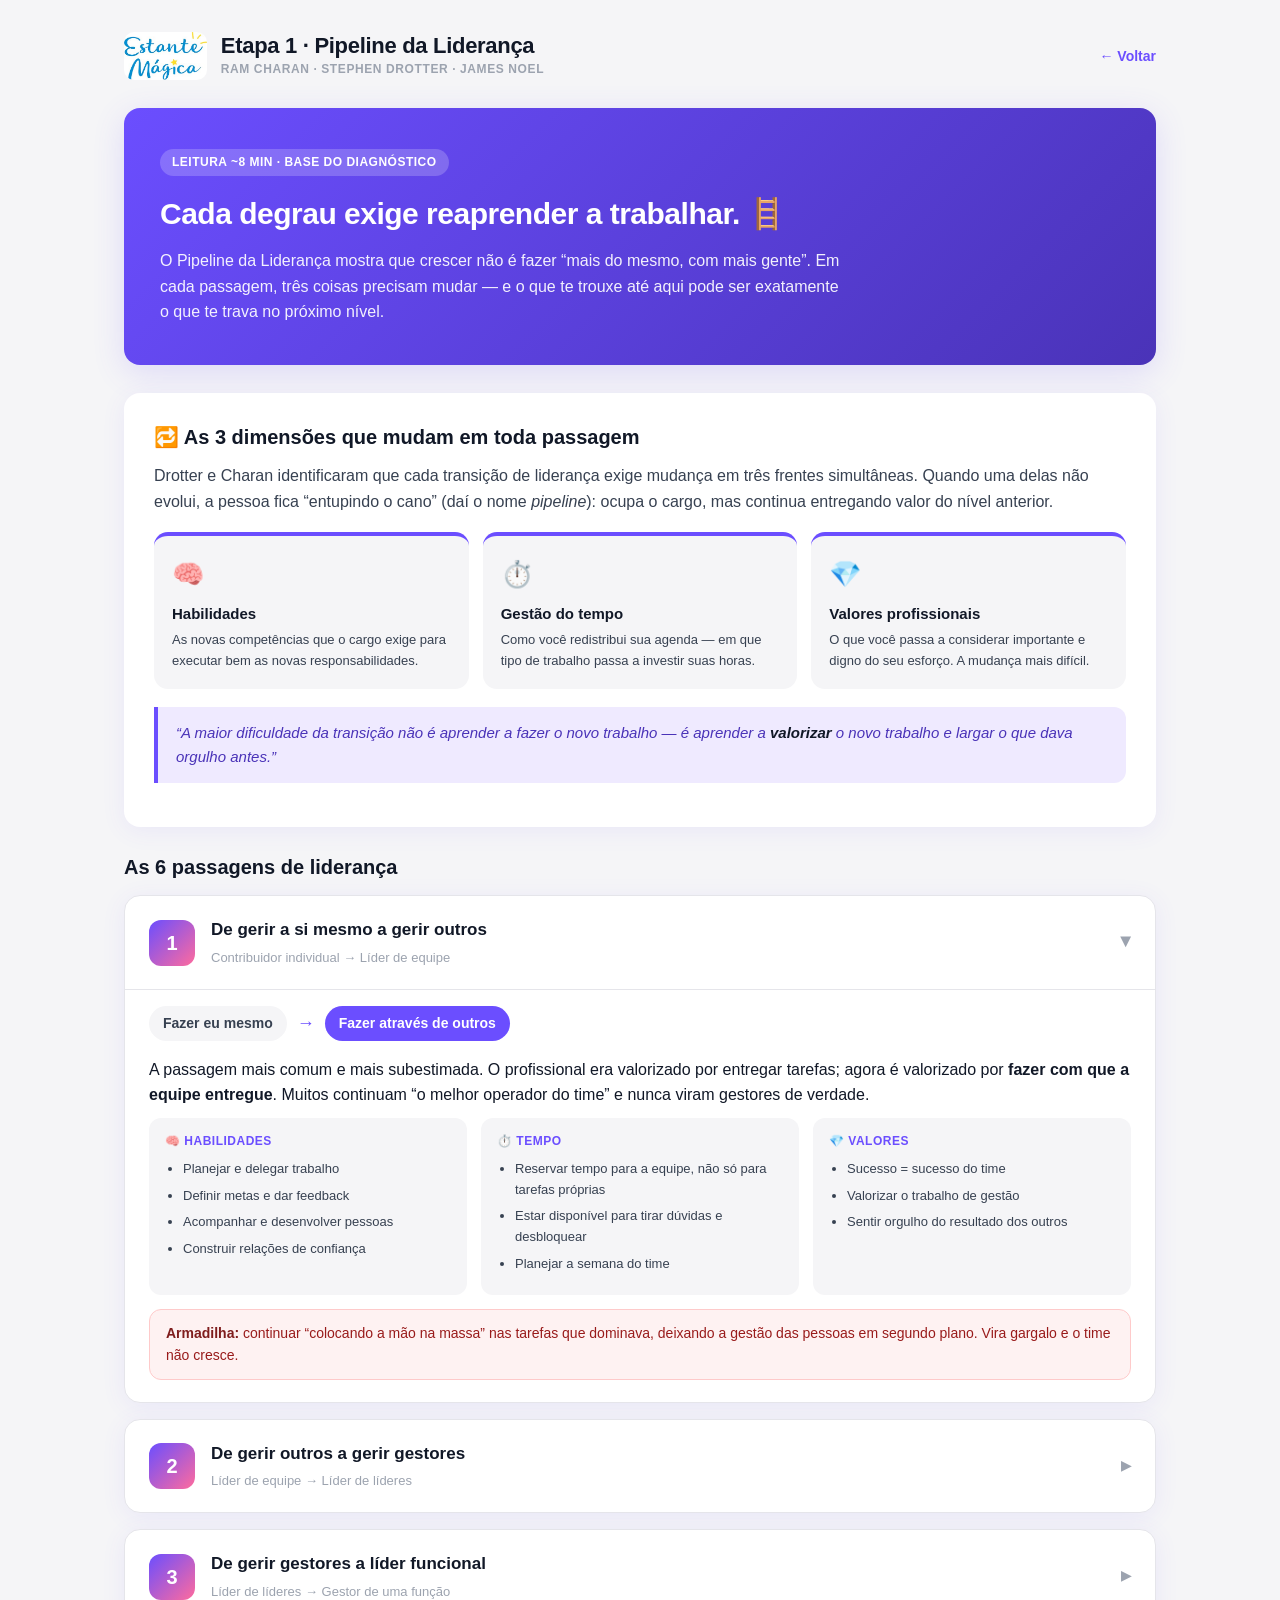
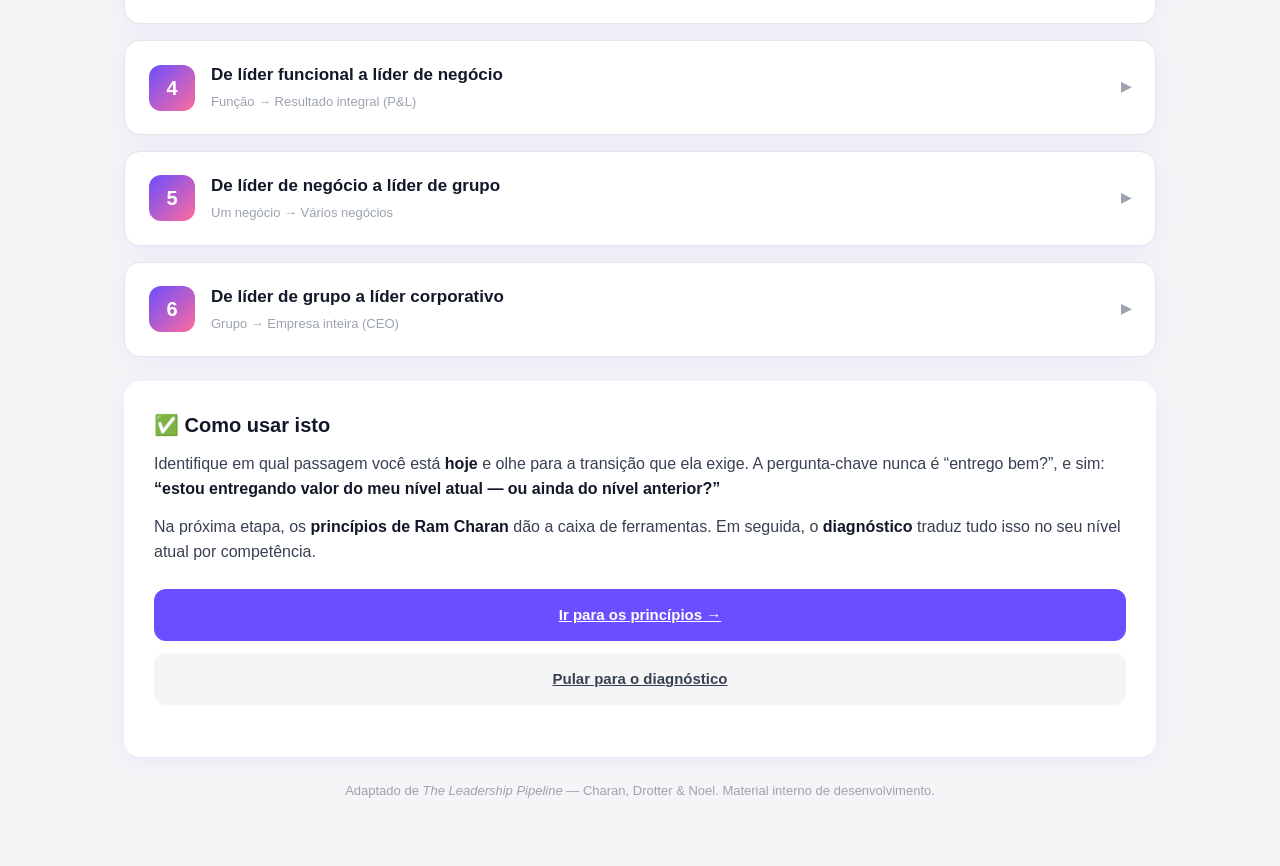
<file: pipeline.html>
<!DOCTYPE html>
<html lang="pt-BR">
<head>
<meta charset="UTF-8">
<meta name="viewport" content="width=device-width, initial-scale=1.0">
<title>Pipeline da Liderança | Trilha de Líderes</title>
<link rel="stylesheet" href="css/base.css">
<link rel="stylesheet" href="css/lideres.css">
<link rel="icon" href="logo_EM.png">
</head>
<body>
<div class="ec-wrap">

  <header class="ec-header no-print">
    <div class="ec-brand">
      <img src="logo_EM.png" alt="Estante Mágica" class="ec-logo"
           onerror="this.outerHTML='<div class=&quot;ec-logo-fallback&quot;>📚</div>'">
      <div class="ec-brand-text">
        <h1>Etapa 1 · Pipeline da Liderança</h1>
        <p>Ram Charan · Stephen Drotter · James Noel</p>
      </div>
    </div>
    <a class="ec-back" href="index.html">← Voltar</a>
  </header>

  <section class="ec-hero">
    <span class="tag">Leitura ~8 min · base do diagnóstico</span>
    <h2>Cada degrau exige reaprender a trabalhar. 🪜</h2>
    <p>O Pipeline da Liderança mostra que crescer não é fazer “mais do mesmo, com mais gente”. Em cada passagem, três coisas precisam mudar — e o que te trouxe até aqui pode ser exatamente o que te trava no próximo nível.</p>
  </section>

  <div class="prose">
    <h3>🔁 As 3 dimensões que mudam em toda passagem</h3>
    <p>Drotter e Charan identificaram que cada transição de liderança exige mudança em três frentes simultâneas. Quando uma delas não evolui, a pessoa fica “entupindo o cano” (daí o nome <em>pipeline</em>): ocupa o cargo, mas continua entregando valor do nível anterior.</p>
    <div class="passos-intro">
      <div class="dim-card">
        <div class="di">🧠</div>
        <h4>Habilidades</h4>
        <p>As novas competências que o cargo exige para executar bem as novas responsabilidades.</p>
      </div>
      <div class="dim-card">
        <div class="di">⏱️</div>
        <h4>Gestão do tempo</h4>
        <p>Como você redistribui sua agenda — em que tipo de trabalho passa a investir suas horas.</p>
      </div>
      <div class="dim-card">
        <div class="di">💎</div>
        <h4>Valores profissionais</h4>
        <p>O que você passa a considerar importante e digno do seu esforço. A mudança mais difícil.</p>
      </div>
    </div>
    <div class="lead-quote">“A maior dificuldade da transição não é aprender a fazer o novo trabalho — é aprender a <strong>valorizar</strong> o novo trabalho e largar o que dava orgulho antes.”</div>
  </div>

  <h3 style="font-size:20px;margin:24px 0 12px">As 6 passagens de liderança</h3>

  <!-- PASSAGEM 1 -->
  <details class="passagem" open>
    <summary>
      <div class="pnum">1</div>
      <div class="ptit"><strong>De gerir a si mesmo a gerir outros</strong><span>Contribuidor individual → Líder de equipe</span></div>
      <div class="pchev">▶</div>
    </summary>
    <div class="pbody">
      <div class="ptransition"><span class="de">Fazer eu mesmo</span><span class="arrow">→</span><span class="para">Fazer através de outros</span></div>
      <p>A passagem mais comum e mais subestimada. O profissional era valorizado por entregar tarefas; agora é valorizado por <strong>fazer com que a equipe entregue</strong>. Muitos continuam “o melhor operador do time” e nunca viram gestores de verdade.</p>
      <div class="tre-grid">
        <div class="tre"><h5>🧠 Habilidades</h5><ul><li>Planejar e delegar trabalho</li><li>Definir metas e dar feedback</li><li>Acompanhar e desenvolver pessoas</li><li>Construir relações de confiança</li></ul></div>
        <div class="tre"><h5>⏱️ Tempo</h5><ul><li>Reservar tempo para a equipe, não só para tarefas próprias</li><li>Estar disponível para tirar dúvidas e desbloquear</li><li>Planejar a semana do time</li></ul></div>
        <div class="tre"><h5>💎 Valores</h5><ul><li>Sucesso = sucesso do time</li><li>Valorizar o trabalho de gestão</li><li>Sentir orgulho do resultado dos outros</li></ul></div>
      </div>
      <div class="armadilha"><strong>Armadilha:</strong> continuar “colocando a mão na massa” nas tarefas que dominava, deixando a gestão das pessoas em segundo plano. Vira gargalo e o time não cresce.</div>
    </div>
  </details>

  <!-- PASSAGEM 2 -->
  <details class="passagem">
    <summary>
      <div class="pnum">2</div>
      <div class="ptit"><strong>De gerir outros a gerir gestores</strong><span>Líder de equipe → Líder de líderes</span></div>
      <div class="pchev">▶</div>
    </summary>
    <div class="pbody">
      <div class="ptransition"><span class="de">Gerir quem executa</span><span class="arrow">→</span><span class="para">Gerir quem gere</span></div>
      <p>Aqui some o trabalho técnico do dia a dia. O líder precisa <strong>selecionar e formar outros líderes</strong>, delegar responsabilidade gerencial e medir desempenho por liderança — não por execução. É uma passagem “invisível”, mas crítica.</p>
      <div class="tre-grid">
        <div class="tre"><h5>🧠 Habilidades</h5><ul><li>Selecionar e desenvolver gestores</li><li>Delegar gestão (e não tarefas)</li><li>Coaching de liderança</li><li>Pensar além da própria equipe</li></ul></div>
        <div class="tre"><h5>⏱️ Tempo</h5><ul><li>Tempo em desenvolver líderes</li><li>Avaliar a saúde das equipes deles</li><li>Trabalho estratégico do conjunto</li></ul></div>
        <div class="tre"><h5>💎 Valores</h5><ul><li>Valorizar o sucesso gerencial dos outros</li><li>Largar de vez a execução técnica</li><li>Cuidar do pipeline de talentos</li></ul></div>
      </div>
      <div class="armadilha"><strong>Armadilha:</strong> tratar gestores como executores — microgerenciar tarefas em vez de cobrar e formar capacidade de liderança.</div>
    </div>
  </details>

  <!-- PASSAGEM 3 -->
  <details class="passagem">
    <summary>
      <div class="pnum">3</div>
      <div class="ptit"><strong>De gerir gestores a líder funcional</strong><span>Líder de líderes → Gestor de uma função</span></div>
      <div class="pchev">▶</div>
    </summary>
    <div class="pbody">
      <div class="ptransition"><span class="de">Gerir áreas conhecidas</span><span class="arrow">→</span><span class="para">Liderar uma função inteira</span></div>
      <p>O líder passa a responder por uma função completa, incluindo áreas que <strong>não domina tecnicamente</strong>. Precisa de visão estratégica da função, participar da estratégia do negócio e se comunicar através de várias camadas.</p>
      <div class="tre-grid">
        <div class="tre"><h5>🧠 Habilidades</h5><ul><li>Estratégia funcional de longo prazo</li><li>Gerir áreas que você não conhece a fundo</li><li>Comunicação por múltiplas camadas</li><li>Visão de maturidade do estado da arte</li></ul></div>
        <div class="tre"><h5>⏱️ Tempo</h5><ul><li>Pensar 2–3 anos à frente</li><li>Reuniões de estratégia do negócio</li><li>Integração com outras funções</li></ul></div>
        <div class="tre"><h5>💎 Valores</h5><ul><li>Valorizar o que não conhece</li><li>Pensar a função, não só “minha equipe”</li><li>Sucesso do negócio acima da função</li></ul></div>
      </div>
      <div class="armadilha"><strong>Armadilha:</strong> só valorizar a parte da função que veio da sua origem técnica e negligenciar as subáreas desconhecidas.</div>
    </div>
  </details>

  <!-- PASSAGEM 4 -->
  <details class="passagem">
    <summary>
      <div class="pnum">4</div>
      <div class="ptit"><strong>De líder funcional a líder de negócio</strong><span>Função → Resultado integral (P&amp;L)</span></div>
      <div class="pchev">▶</div>
    </summary>
    <div class="pbody">
      <div class="ptransition"><span class="de">Otimizar uma função</span><span class="arrow">→</span><span class="para">Integrar todas as funções pelo lucro</span></div>
      <p>Uma das passagens mais desafiadoras. Pela primeira vez, há responsabilidade por <strong>resultado (lucro e prejuízo)</strong> e por integrar funções com lógicas diferentes. Exige pensar de forma sistêmica e equilibrar curto e longo prazo.</p>
      <div class="tre-grid">
        <div class="tre"><h5>🧠 Habilidades</h5><ul><li>Visão de negócio e de mercado</li><li>Equilibrar funções concorrentes</li><li>Analisar trade-offs por resultado</li><li>Avaliar talento entre áreas</li></ul></div>
        <div class="tre"><h5>⏱️ Tempo</h5><ul><li>Reflexão e estratégia integradas</li><li>Tempo com todas as funções</li><li>Olhar para fora (clientes, mercado)</li></ul></div>
        <div class="tre"><h5>💎 Valores</h5><ul><li>Valorizar todas as funções igualmente</li><li>Sucesso = resultado do negócio</li><li>Aceitar visibilidade e responsabilidade total</li></ul></div>
      </div>
      <div class="armadilha"><strong>Armadilha:</strong> decidir tudo sozinho ou favorecer a função de origem, sem confiar na equipe multifuncional.</div>
    </div>
  </details>

  <!-- PASSAGEM 5 -->
  <details class="passagem">
    <summary>
      <div class="pnum">5</div>
      <div class="ptit"><strong>De líder de negócio a líder de grupo</strong><span>Um negócio → Vários negócios</span></div>
      <div class="pchev">▶</div>
    </summary>
    <div class="pbody">
      <div class="ptransition"><span class="de">Dirigir o próprio negócio</span><span class="arrow">→</span><span class="para">Fazer outros negócios prosperarem</span></div>
      <p>O líder deixa de tocar um negócio para <strong>avaliar e desenvolver vários líderes de negócio</strong>. O sucesso vem do êxito dos outros e da alocação inteligente de capital e talento entre as unidades.</p>
      <div class="tre-grid">
        <div class="tre"><h5>🧠 Habilidades</h5><ul><li>Avaliar estratégias de negócios</li><li>Alocar capital e talento</li><li>Desenvolver líderes de negócio</li><li>Visão de portfólio</li></ul></div>
        <div class="tre"><h5>⏱️ Tempo</h5><ul><li>Avaliar planos e desempenho</li><li>Desenvolver CEOs de unidade</li><li>Decisões de portfólio</li></ul></div>
        <div class="tre"><h5>💎 Valores</h5><ul><li>Sucesso pelo êxito dos negócios alheios</li><li>Pensar holisticamente</li><li>Valorizar a estratégia corporativa</li></ul></div>
      </div>
      <div class="armadilha"><strong>Armadilha:</strong> competir com os líderes de negócio ou querer “tocar” a unidade favorita em vez de capacitá-los.</div>
    </div>
  </details>

  <!-- PASSAGEM 6 -->
  <details class="passagem">
    <summary>
      <div class="pnum">6</div>
      <div class="ptit"><strong>De líder de grupo a líder corporativo</strong><span>Grupo → Empresa inteira (CEO)</span></div>
      <div class="pchev">▶</div>
    </summary>
    <div class="pbody">
      <div class="ptransition"><span class="de">Resultados de curto prazo</span><span class="arrow">→</span><span class="para">Visão, cultura e legado de longo prazo</span></div>
      <p>O topo do pipeline. O líder define direção, cultura e valores da organização, equilibra stakeholders e pensa em <strong>décadas, não trimestres</strong>. Liderança torna-se mais sobre significado e sistema social do que sobre operação.</p>
      <div class="tre-grid">
        <div class="tre"><h5>🧠 Habilidades</h5><ul><li>Definir visão e direção</li><li>Construir cultura e valores</li><li>Gerir stakeholders externos</li><li>Formar o time executivo</li></ul></div>
        <div class="tre"><h5>⏱️ Tempo</h5><ul><li>Longo prazo e externo</li><li>Conselho, investidores, sociedade</li><li>Sucessão e legado</li></ul></div>
        <div class="tre"><h5>💎 Valores</h5><ul><li>Pensar a empresa como sistema</li><li>Valorizar visão sobre execução</li><li>Responsabilidade pelo todo e pelo futuro</li></ul></div>
      </div>
      <div class="armadilha"><strong>Armadilha:</strong> continuar operando como líder de grupo, focado em números trimestrais, sem assumir o papel de definir rumo e cultura.</div>
    </div>
  </details>

  <div class="prose" style="margin-top:24px">
    <h3>✅ Como usar isto</h3>
    <p>Identifique em qual passagem você está <strong>hoje</strong> e olhe para a transição que ela exige. A pergunta-chave nunca é “entrego bem?”, e sim: <strong>“estou entregando valor do meu nível atual — ou ainda do nível anterior?”</strong></p>
    <p>Na próxima etapa, os <strong>princípios de Ram Charan</strong> dão a caixa de ferramentas. Em seguida, o <strong>diagnóstico</strong> traduz tudo isso no seu nível atual por competência.</p>
    <div class="report-actions no-print">
      <a class="btn btn-primary btn-lg" href="principios.html">Ir para os princípios →</a>
      <a class="btn btn-ghost btn-lg" href="diagnostico.html">Pular para o diagnóstico</a>
    </div>
  </div>

  <p style="text-align:center;color:var(--cinza-400);font-size:13px;margin-top:24px">
    Adaptado de <em>The Leadership Pipeline</em> — Charan, Drotter &amp; Noel. Material interno de desenvolvimento.
  </p>

</div>
</body>
</html>
</file>
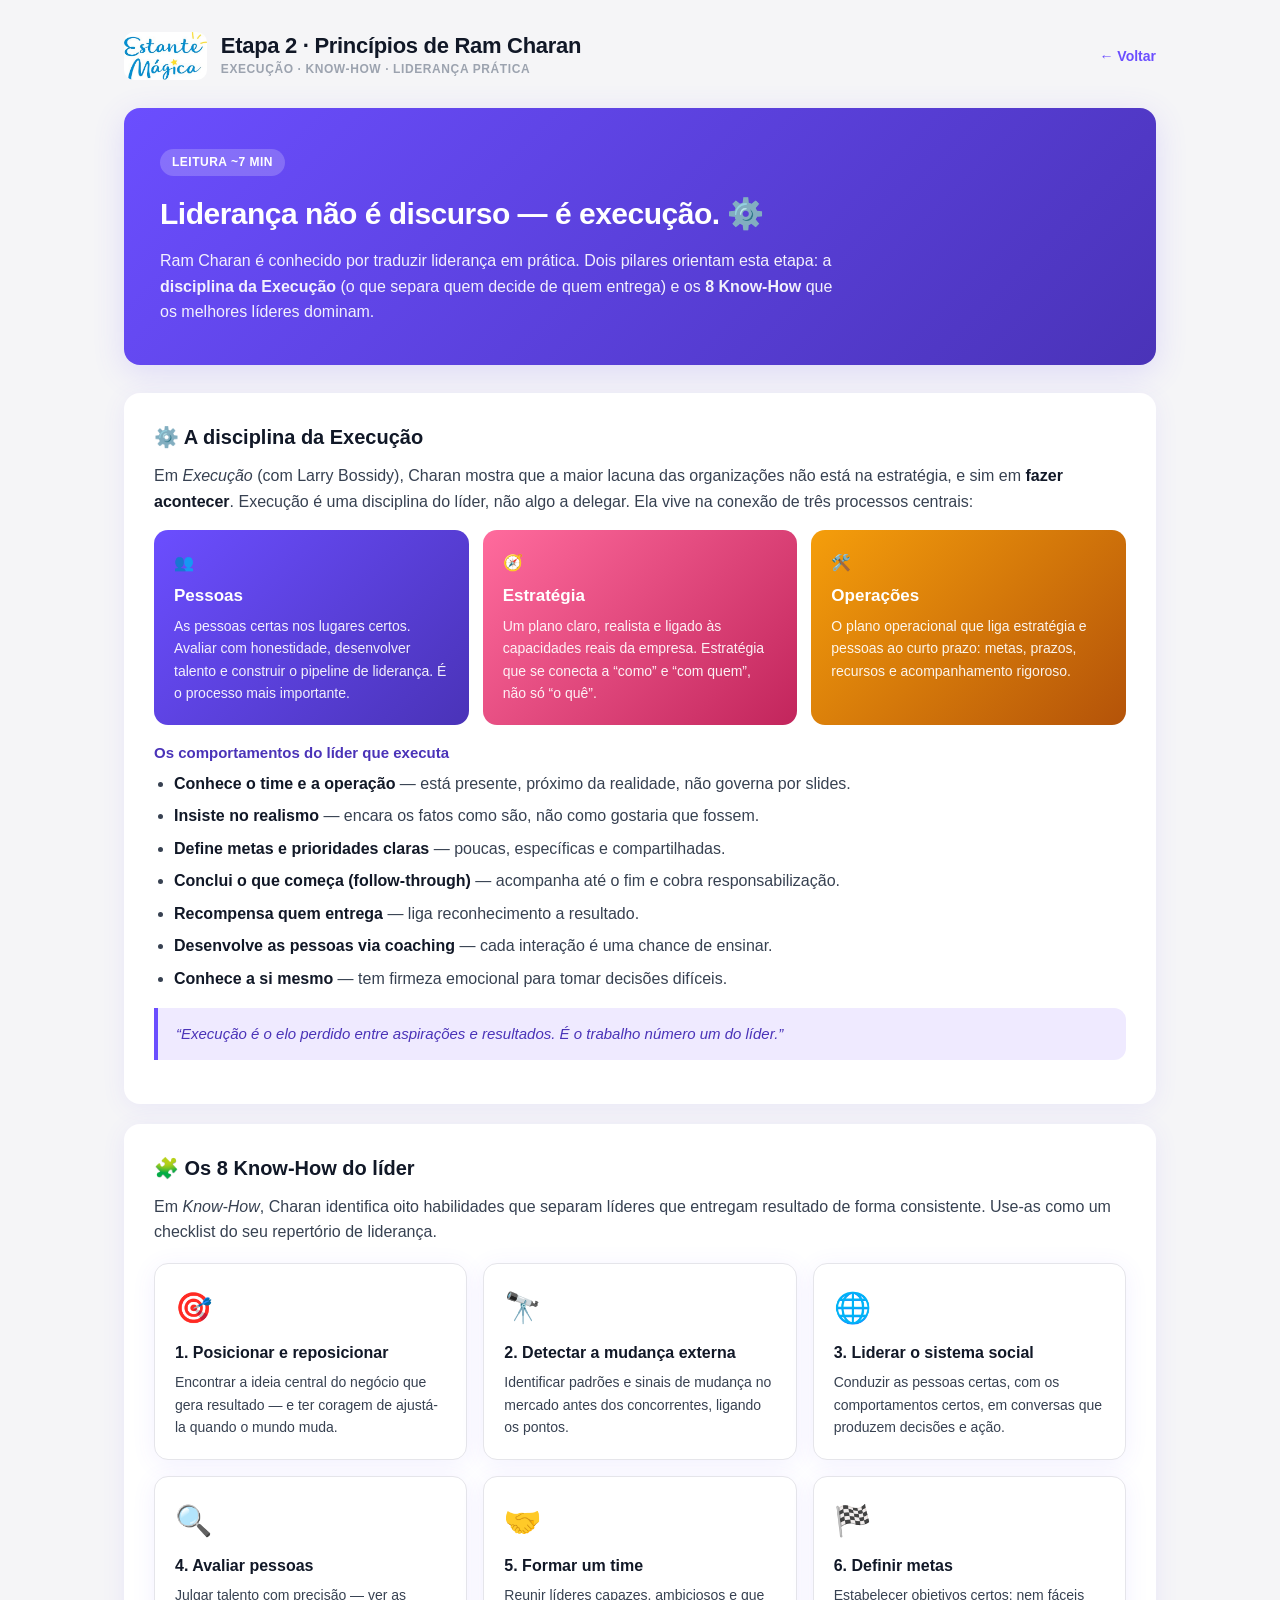
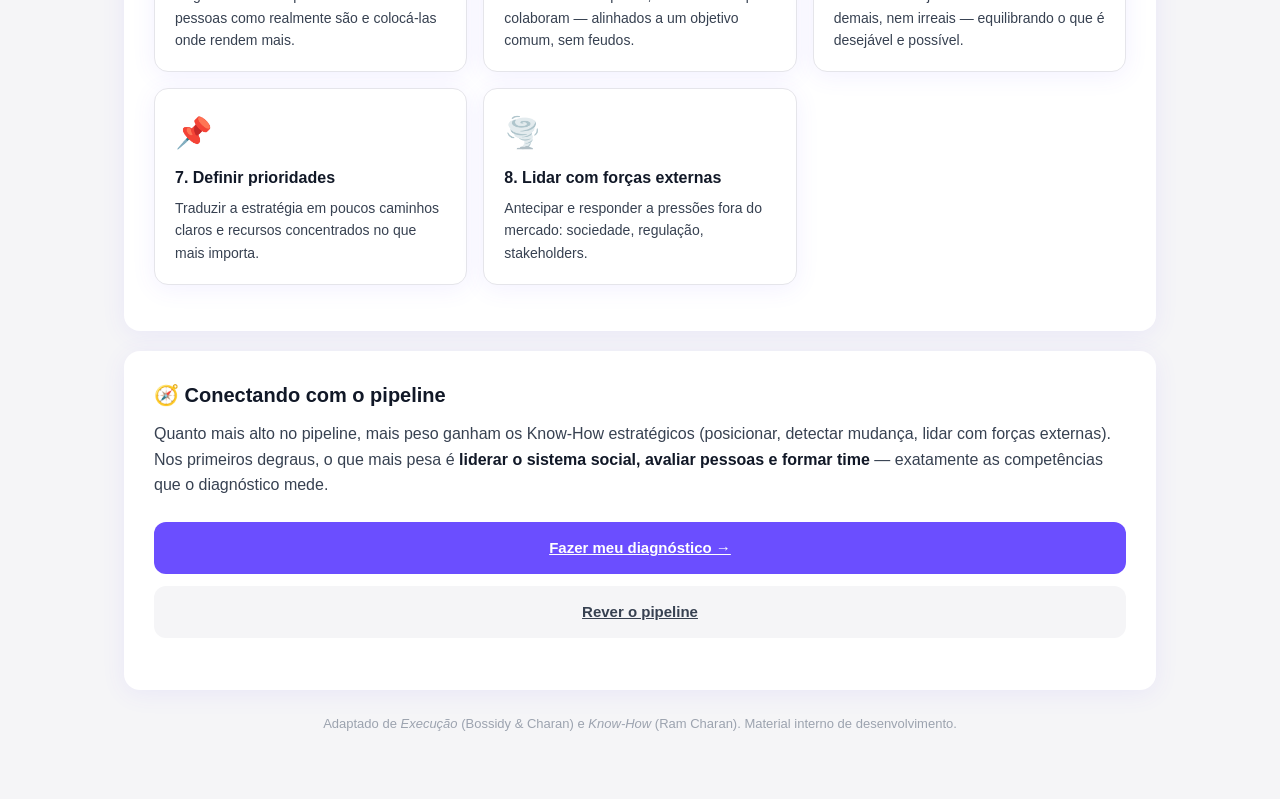
<file: principios.html>
<!DOCTYPE html>
<html lang="pt-BR">
<head>
<meta charset="UTF-8">
<meta name="viewport" content="width=device-width, initial-scale=1.0">
<title>Princípios de Ram Charan | Trilha de Líderes</title>
<link rel="stylesheet" href="css/base.css">
<link rel="stylesheet" href="css/lideres.css">
<link rel="icon" href="logo_EM.png">
</head>
<body>
<div class="ec-wrap">

  <header class="ec-header no-print">
    <div class="ec-brand">
      <img src="logo_EM.png" alt="Estante Mágica" class="ec-logo"
           onerror="this.outerHTML='<div class=&quot;ec-logo-fallback&quot;>📚</div>'">
      <div class="ec-brand-text">
        <h1>Etapa 2 · Princípios de Ram Charan</h1>
        <p>Execução · Know-How · Liderança prática</p>
      </div>
    </div>
    <a class="ec-back" href="index.html">← Voltar</a>
  </header>

  <section class="ec-hero">
    <span class="tag">Leitura ~7 min</span>
    <h2>Liderança não é discurso — é execução. ⚙️</h2>
    <p>Ram Charan é conhecido por traduzir liderança em prática. Dois pilares orientam esta etapa: a <strong>disciplina da Execução</strong> (o que separa quem decide de quem entrega) e os <strong>8 Know-How</strong> que os melhores líderes dominam.</p>
  </section>

  <div class="prose">
    <h3>⚙️ A disciplina da Execução</h3>
    <p>Em <em>Execução</em> (com Larry Bossidy), Charan mostra que a maior lacuna das organizações não está na estratégia, e sim em <strong>fazer acontecer</strong>. Execução é uma disciplina do líder, não algo a delegar. Ela vive na conexão de três processos centrais:</p>
    <div class="proc-row">
      <div class="proc pessoas">
        <div class="pemoji">👥</div>
        <h4>Pessoas</h4>
        <p>As pessoas certas nos lugares certos. Avaliar com honestidade, desenvolver talento e construir o pipeline de liderança. É o processo mais importante.</p>
      </div>
      <div class="proc estrategia">
        <div class="pemoji">🧭</div>
        <h4>Estratégia</h4>
        <p>Um plano claro, realista e ligado às capacidades reais da empresa. Estratégia que se conecta a “como” e “com quem”, não só “o quê”.</p>
      </div>
      <div class="proc operacoes">
        <div class="pemoji">🛠️</div>
        <h4>Operações</h4>
        <p>O plano operacional que liga estratégia e pessoas ao curto prazo: metas, prazos, recursos e acompanhamento rigoroso.</p>
      </div>
    </div>
    <h4>Os comportamentos do líder que executa</h4>
    <ul>
      <li><strong>Conhece o time e a operação</strong> — está presente, próximo da realidade, não governa por slides.</li>
      <li><strong>Insiste no realismo</strong> — encara os fatos como são, não como gostaria que fossem.</li>
      <li><strong>Define metas e prioridades claras</strong> — poucas, específicas e compartilhadas.</li>
      <li><strong>Conclui o que começa (follow-through)</strong> — acompanha até o fim e cobra responsabilização.</li>
      <li><strong>Recompensa quem entrega</strong> — liga reconhecimento a resultado.</li>
      <li><strong>Desenvolve as pessoas via coaching</strong> — cada interação é uma chance de ensinar.</li>
      <li><strong>Conhece a si mesmo</strong> — tem firmeza emocional para tomar decisões difíceis.</li>
    </ul>
    <div class="lead-quote">“Execução é o elo perdido entre aspirações e resultados. É o trabalho número um do líder.”</div>
  </div>

  <div class="prose">
    <h3>🧩 Os 8 Know-How do líder</h3>
    <p>Em <em>Know-How</em>, Charan identifica oito habilidades que separam líderes que entregam resultado de forma consistente. Use-as como um checklist do seu repertório de liderança.</p>
    <div class="princ-grid">
      <div class="princ"><div class="pemoji">🎯</div><h4>1. Posicionar e reposicionar</h4><p>Encontrar a ideia central do negócio que gera resultado — e ter coragem de ajustá-la quando o mundo muda.</p></div>
      <div class="princ"><div class="pemoji">🔭</div><h4>2. Detectar a mudança externa</h4><p>Identificar padrões e sinais de mudança no mercado antes dos concorrentes, ligando os pontos.</p></div>
      <div class="princ"><div class="pemoji">🌐</div><h4>3. Liderar o sistema social</h4><p>Conduzir as pessoas certas, com os comportamentos certos, em conversas que produzem decisões e ação.</p></div>
      <div class="princ"><div class="pemoji">🔍</div><h4>4. Avaliar pessoas</h4><p>Julgar talento com precisão — ver as pessoas como realmente são e colocá-las onde rendem mais.</p></div>
      <div class="princ"><div class="pemoji">🤝</div><h4>5. Formar um time</h4><p>Reunir líderes capazes, ambiciosos e que colaboram — alinhados a um objetivo comum, sem feudos.</p></div>
      <div class="princ"><div class="pemoji">🏁</div><h4>6. Definir metas</h4><p>Estabelecer objetivos certos: nem fáceis demais, nem irreais — equilibrando o que é desejável e possível.</p></div>
      <div class="princ"><div class="pemoji">📌</div><h4>7. Definir prioridades</h4><p>Traduzir a estratégia em poucos caminhos claros e recursos concentrados no que mais importa.</p></div>
      <div class="princ"><div class="pemoji">🌪️</div><h4>8. Lidar com forças externas</h4><p>Antecipar e responder a pressões fora do mercado: sociedade, regulação, stakeholders.</p></div>
    </div>
  </div>

  <div class="prose">
    <h3>🧭 Conectando com o pipeline</h3>
    <p>Quanto mais alto no pipeline, mais peso ganham os Know-How estratégicos (posicionar, detectar mudança, lidar com forças externas). Nos primeiros degraus, o que mais pesa é <strong>liderar o sistema social, avaliar pessoas e formar time</strong> — exatamente as competências que o diagnóstico mede.</p>
    <div class="report-actions no-print">
      <a class="btn btn-primary btn-lg" href="diagnostico.html">Fazer meu diagnóstico →</a>
      <a class="btn btn-ghost btn-lg" href="pipeline.html">Rever o pipeline</a>
    </div>
  </div>

  <p style="text-align:center;color:var(--cinza-400);font-size:13px;margin-top:24px">
    Adaptado de <em>Execução</em> (Bossidy &amp; Charan) e <em>Know-How</em> (Ram Charan). Material interno de desenvolvimento.
  </p>

</div>
</body>
</html>
</file>
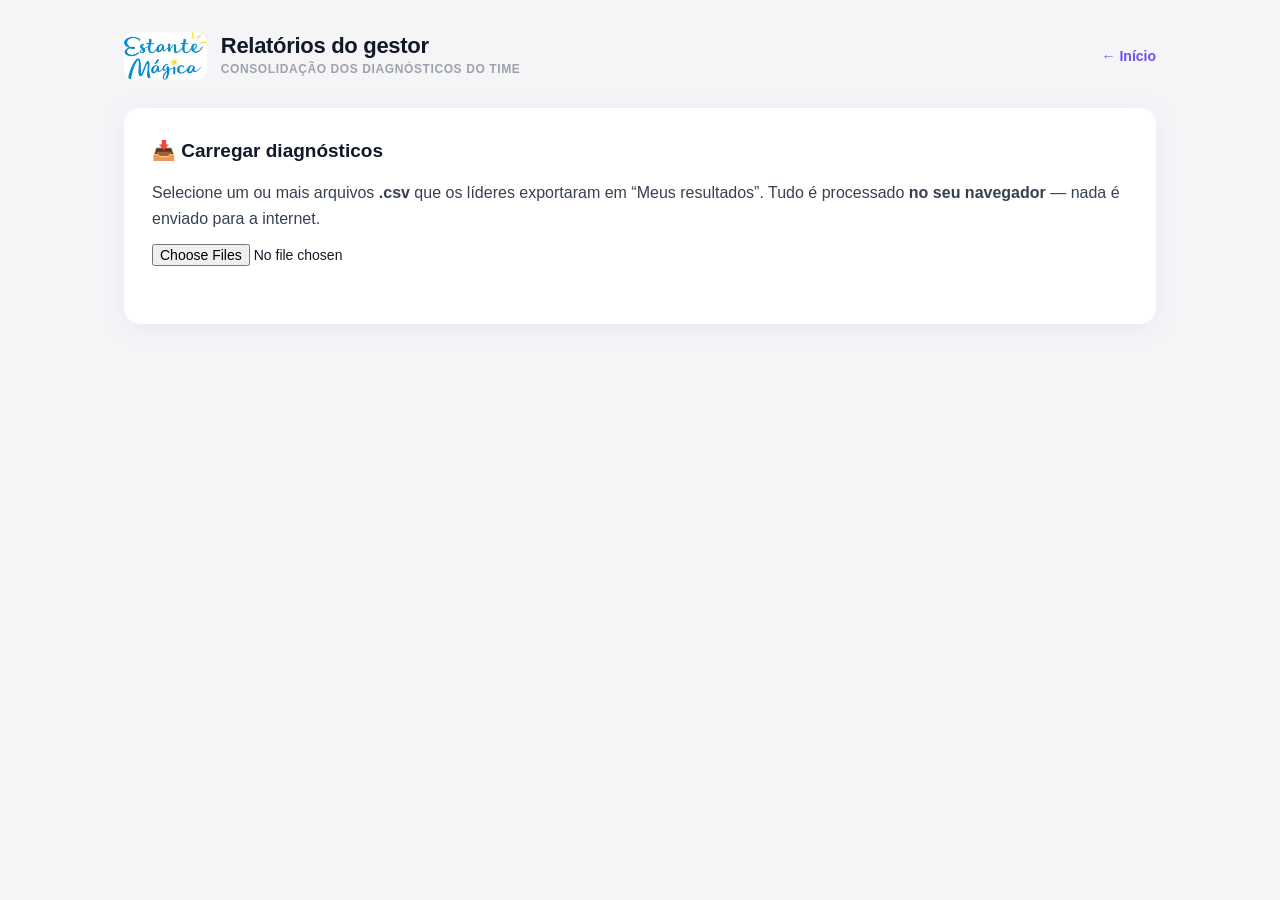
<file: relatorios.html>
<!DOCTYPE html>
<html lang="pt-BR">
<head>
<meta charset="UTF-8">
<meta name="viewport" content="width=device-width, initial-scale=1.0">
<title>Relatórios do gestor | Trilha de Líderes</title>
<link rel="stylesheet" href="css/base.css">
<link rel="stylesheet" href="css/lideres.css">
<link rel="icon" href="logo_EM.png">
</head>
<body>
<div class="ec-wrap">

  <header class="ec-header no-print">
    <div class="ec-brand">
      <img src="logo_EM.png" alt="Estante Mágica" class="ec-logo"
           onerror="this.outerHTML='<div class=&quot;ec-logo-fallback&quot;>📚</div>'">
      <div class="ec-brand-text">
        <h1>Relatórios do gestor</h1>
        <p>Consolidação dos diagnósticos do time</p>
      </div>
    </div>
    <a class="ec-back" href="index.html">← Início</a>
  </header>

  <div class="report-section no-print">
    <h3>📥 Carregar diagnósticos</h3>
    <p style="color:var(--cinza-700)">Selecione um ou mais arquivos <strong>.csv</strong> que os líderes exportaram em “Meus resultados”. Tudo é processado <strong>no seu navegador</strong> — nada é enviado para a internet.</p>
    <input type="file" id="rel-files" accept=".csv,text/csv" multiple class="ec-file">
    <p id="rel-status" class="ec-file-status"></p>
  </div>

  <div id="rel-saida"></div>

</div>
<script src="js/tracking.js"></script>
<script src="js/diagnostico-data.js"></script>
<script src="js/relatorios.js"></script>
</body>
</html>
</file>
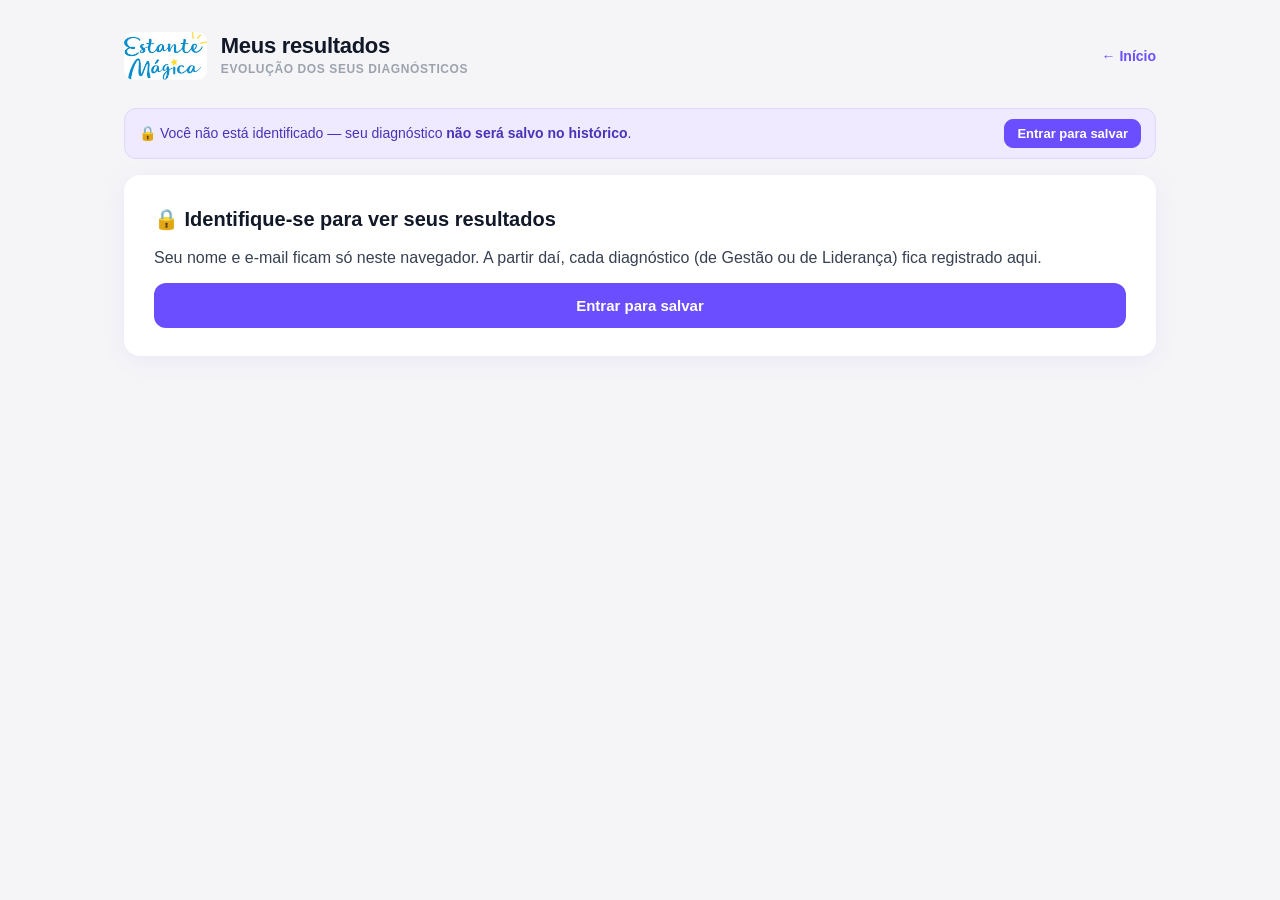
<file: resultados.html>
<!DOCTYPE html>
<html lang="pt-BR">
<head>
<meta charset="UTF-8">
<meta name="viewport" content="width=device-width, initial-scale=1.0">
<title>Meus resultados | Trilha de Líderes</title>
<link rel="stylesheet" href="css/base.css">
<link rel="stylesheet" href="css/lideres.css">
<link rel="icon" href="logo_EM.png">
</head>
<body>
<div class="ec-wrap">

  <header class="ec-header">
    <div class="ec-brand">
      <img src="logo_EM.png" alt="Estante Mágica" class="ec-logo"
           onerror="this.outerHTML='<div class=&quot;ec-logo-fallback&quot;>📚</div>'">
      <div class="ec-brand-text">
        <h1>Meus resultados</h1>
        <p>Evolução dos seus diagnósticos</p>
      </div>
    </div>
    <a class="ec-back" href="index.html">← Início</a>
  </header>

  <div id="ec-identity"></div>
  <div id="res-conteudo"></div>

</div>
<script src="js/tracking.js"></script>
<script src="js/diagnostico-data.js"></script>
<script src="js/resultados.js"></script>
</body>
</html>
</file>
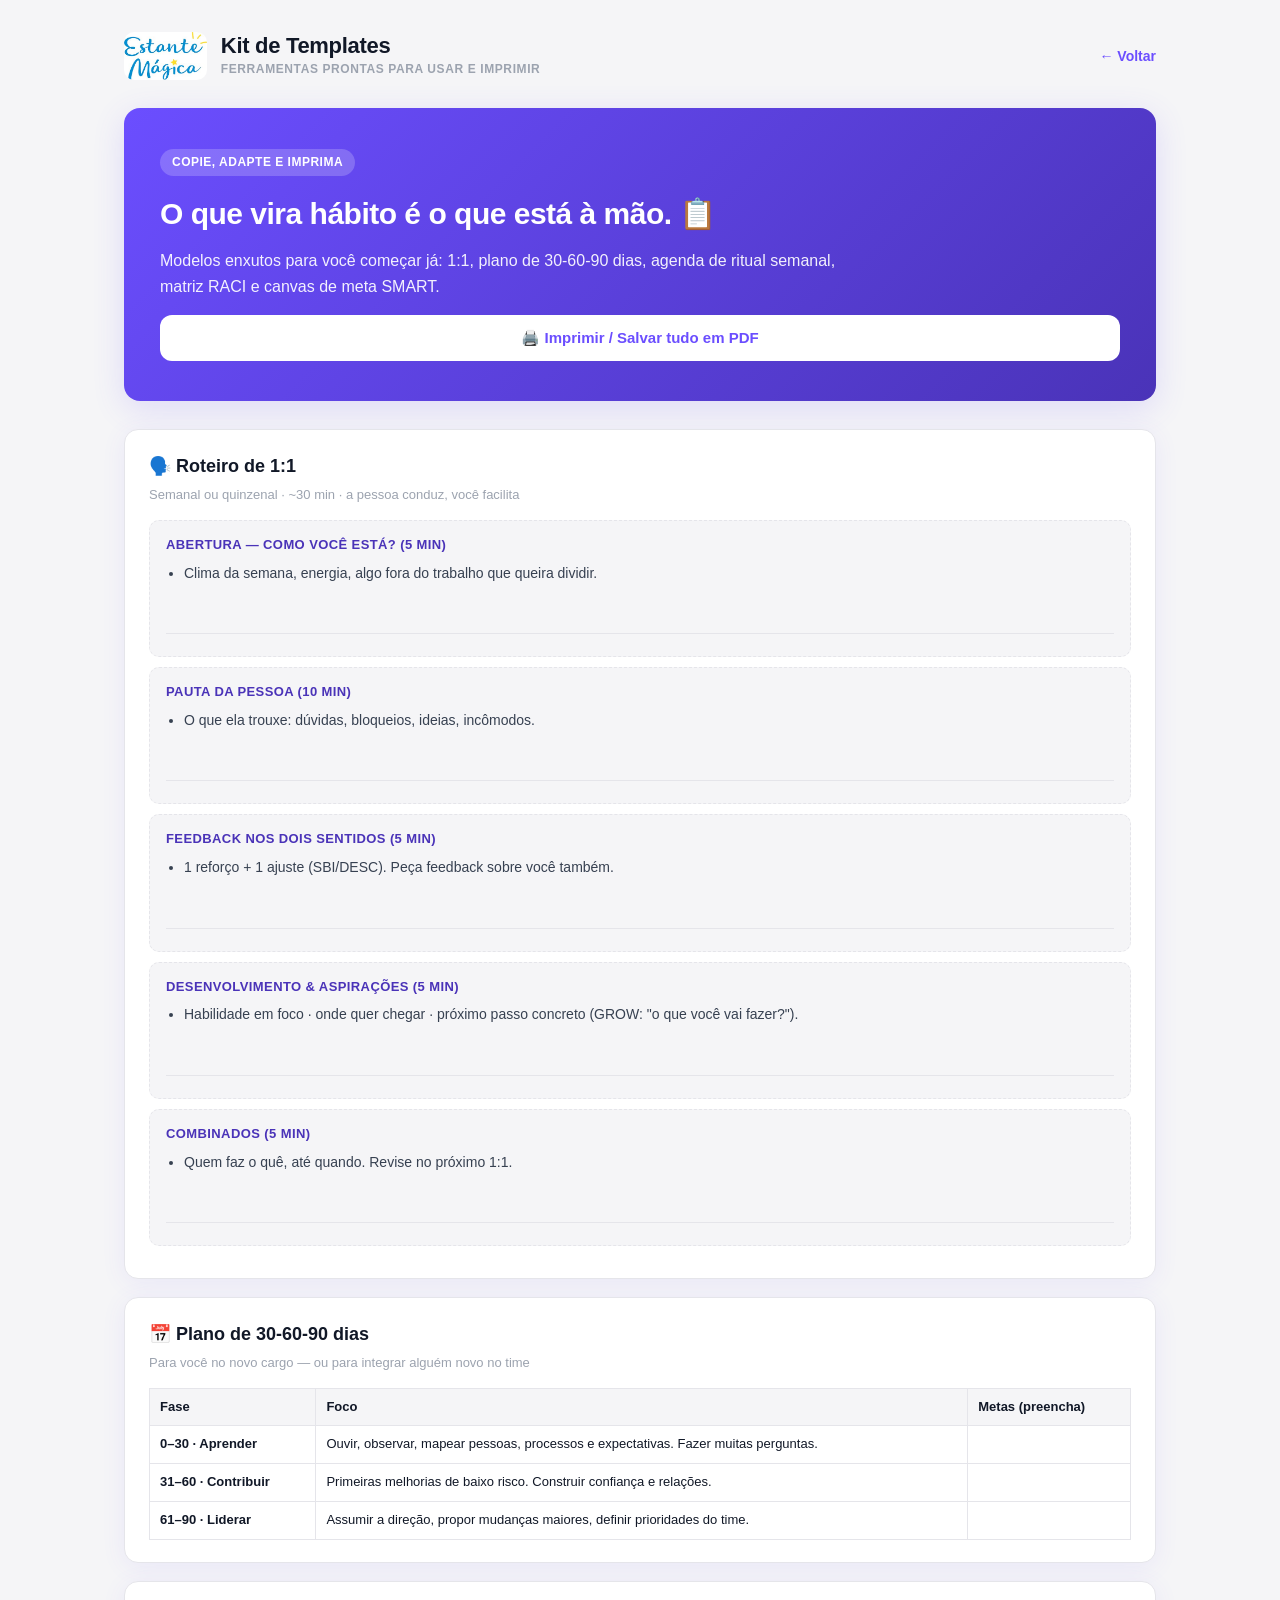
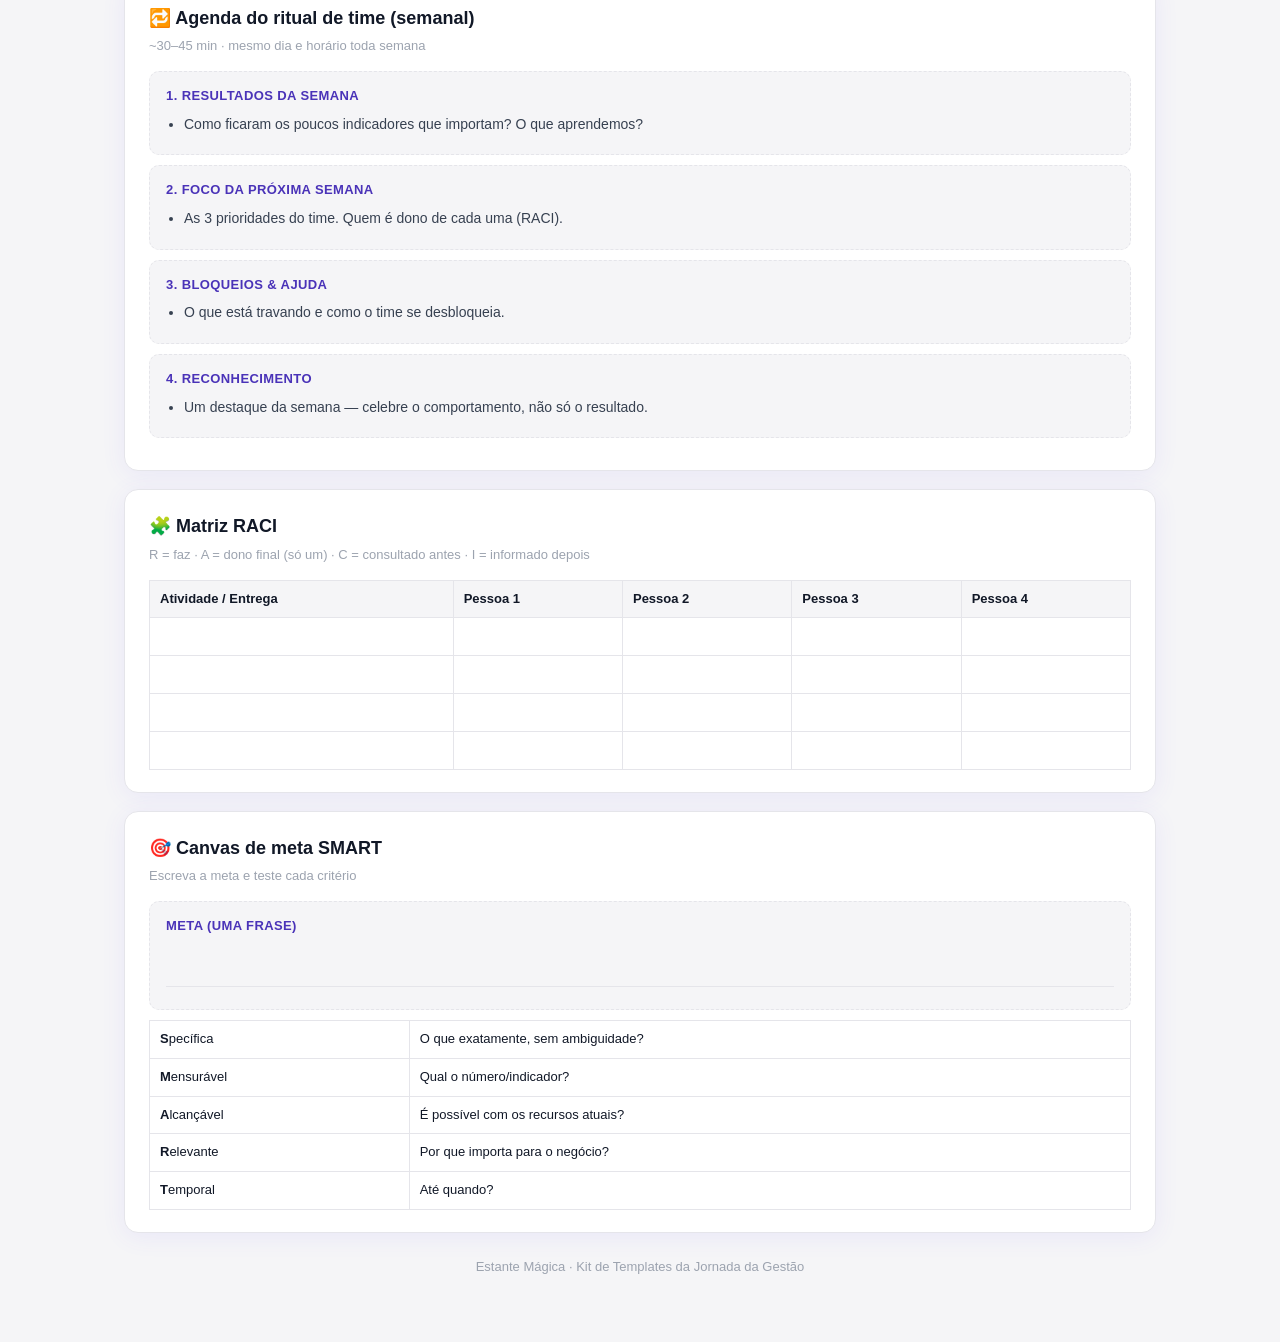
<file: templates.html>
<!DOCTYPE html>
<html lang="pt-BR">
<head>
<meta charset="UTF-8">
<meta name="viewport" content="width=device-width, initial-scale=1.0">
<title>Kit de Templates | Jornada da Gestão</title>
<link rel="stylesheet" href="css/base.css">
<link rel="stylesheet" href="css/lideres.css">
<link rel="icon" href="logo_EM.png">
</head>
<body>
<div class="ec-wrap">

  <header class="ec-header no-print">
    <div class="ec-brand">
      <img src="logo_EM.png" alt="Estante Mágica" class="ec-logo"
           onerror="this.outerHTML='<div class=&quot;ec-logo-fallback&quot;>📚</div>'">
      <div class="ec-brand-text">
        <h1>Kit de Templates</h1>
        <p>Ferramentas prontas para usar e imprimir</p>
      </div>
    </div>
    <a class="ec-back" href="index.html">← Voltar</a>
  </header>

  <section class="ec-hero no-print">
    <span class="tag">Copie, adapte e imprima</span>
    <h2>O que vira hábito é o que está à mão. 📋</h2>
    <p>Modelos enxutos para você começar já: 1:1, plano de 30-60-90 dias, agenda de ritual semanal, matriz RACI e canvas de meta SMART.</p>
    <button class="btn btn-lg" style="background:white;color:var(--roxo);margin-top:16px" onclick="window.print()">🖨️ Imprimir / Salvar tudo em PDF</button>
  </section>

  <!-- 1:1 -->
  <div class="tpl">
    <h3>🗣️ Roteiro de 1:1</h3>
    <p class="tpl-sub">Semanal ou quinzenal · ~30 min · a pessoa conduz, você facilita</p>
    <div class="tpl-block"><strong>Abertura — como você está? (5 min)</strong>
      <ul><li>Clima da semana, energia, algo fora do trabalho que queira dividir.</li></ul>
      <div class="tpl-fill"></div>
    </div>
    <div class="tpl-block"><strong>Pauta da pessoa (10 min)</strong>
      <ul><li>O que ela trouxe: dúvidas, bloqueios, ideias, incômodos.</li></ul>
      <div class="tpl-fill"></div>
    </div>
    <div class="tpl-block"><strong>Feedback nos dois sentidos (5 min)</strong>
      <ul><li>1 reforço + 1 ajuste (SBI/DESC). Peça feedback sobre você também.</li></ul>
      <div class="tpl-fill"></div>
    </div>
    <div class="tpl-block"><strong>Desenvolvimento &amp; aspirações (5 min)</strong>
      <ul><li>Habilidade em foco · onde quer chegar · próximo passo concreto (GROW: "o que você vai fazer?").</li></ul>
      <div class="tpl-fill"></div>
    </div>
    <div class="tpl-block"><strong>Combinados (5 min)</strong>
      <ul><li>Quem faz o quê, até quando. Revise no próximo 1:1.</li></ul>
      <div class="tpl-fill"></div>
    </div>
  </div>

  <!-- 30-60-90 -->
  <div class="tpl">
    <h3>📅 Plano de 30-60-90 dias</h3>
    <p class="tpl-sub">Para você no novo cargo — ou para integrar alguém novo no time</p>
    <table class="tpl-table">
      <thead><tr><th>Fase</th><th>Foco</th><th>Metas (preencha)</th></tr></thead>
      <tbody>
        <tr><td><strong>0–30 · Aprender</strong></td><td>Ouvir, observar, mapear pessoas, processos e expectativas. Fazer muitas perguntas.</td><td></td></tr>
        <tr><td><strong>31–60 · Contribuir</strong></td><td>Primeiras melhorias de baixo risco. Construir confiança e relações.</td><td></td></tr>
        <tr><td><strong>61–90 · Liderar</strong></td><td>Assumir a direção, propor mudanças maiores, definir prioridades do time.</td><td></td></tr>
      </tbody>
    </table>
  </div>

  <!-- Ritual semanal -->
  <div class="tpl">
    <h3>🔁 Agenda do ritual de time (semanal)</h3>
    <p class="tpl-sub">~30–45 min · mesmo dia e horário toda semana</p>
    <div class="tpl-block"><strong>1. Resultados da semana</strong><ul><li>Como ficaram os poucos indicadores que importam? O que aprendemos?</li></ul></div>
    <div class="tpl-block"><strong>2. Foco da próxima semana</strong><ul><li>As 3 prioridades do time. Quem é dono de cada uma (RACI).</li></ul></div>
    <div class="tpl-block"><strong>3. Bloqueios &amp; ajuda</strong><ul><li>O que está travando e como o time se desbloqueia.</li></ul></div>
    <div class="tpl-block"><strong>4. Reconhecimento</strong><ul><li>Um destaque da semana — celebre o comportamento, não só o resultado.</li></ul></div>
  </div>

  <!-- RACI -->
  <div class="tpl">
    <h3>🧩 Matriz RACI</h3>
    <p class="tpl-sub">R = faz · A = dono final (só um) · C = consultado antes · I = informado depois</p>
    <table class="tpl-table">
      <thead><tr><th>Atividade / Entrega</th><th>Pessoa 1</th><th>Pessoa 2</th><th>Pessoa 3</th><th>Pessoa 4</th></tr></thead>
      <tbody>
        <tr><td>&nbsp;</td><td></td><td></td><td></td><td></td></tr>
        <tr><td>&nbsp;</td><td></td><td></td><td></td><td></td></tr>
        <tr><td>&nbsp;</td><td></td><td></td><td></td><td></td></tr>
        <tr><td>&nbsp;</td><td></td><td></td><td></td><td></td></tr>
      </tbody>
    </table>
  </div>

  <!-- SMART -->
  <div class="tpl">
    <h3>🎯 Canvas de meta SMART</h3>
    <p class="tpl-sub">Escreva a meta e teste cada critério</p>
    <div class="tpl-block"><strong>Meta (uma frase)</strong><div class="tpl-fill"></div></div>
    <table class="tpl-table">
      <tbody>
        <tr><td><strong>S</strong>pecífica</td><td>O que exatamente, sem ambiguidade?</td></tr>
        <tr><td><strong>M</strong>ensurável</td><td>Qual o número/indicador?</td></tr>
        <tr><td><strong>A</strong>lcançável</td><td>É possível com os recursos atuais?</td></tr>
        <tr><td><strong>R</strong>elevante</td><td>Por que importa para o negócio?</td></tr>
        <tr><td><strong>T</strong>emporal</td><td>Até quando?</td></tr>
      </tbody>
    </table>
  </div>

  <p style="text-align:center;color:var(--cinza-400);font-size:13px;margin-top:24px" class="no-print">
    Estante Mágica · Kit de Templates da Jornada da Gestão
  </p>

</div>
</body>
</html>
</file>
<file: css/base.css>
:root{
  --roxo:#6B4EFF;
  --roxo-claro:#EFEAFF;
  --roxo-escuro:#4A33B8;
  --amarelo:#FFD54A;
  --rosa:#FF6B9D;
  --verde:#22C55E;
  --vermelho:#EF4444;
  --laranja:#F59E0B;
  --cinza-100:#F5F5F7;
  --cinza-200:#E5E5EA;
  --cinza-400:#9CA3AF;
  --cinza-700:#374151;
  --cinza-900:#111827;
  --branco:#FFFFFF;
  --sombra:0 4px 24px rgba(107,78,255,0.08);
  --sombra-hover:0 8px 32px rgba(107,78,255,0.16);
  --radius:16px;
}
*{box-sizing:border-box;margin:0;padding:0}
html{scroll-behavior:smooth}
body{
  font-family:-apple-system,BlinkMacSystemFont,"Segoe UI",Roboto,sans-serif;
  background:var(--cinza-100);
  color:var(--cinza-900);
  line-height:1.6;
  min-height:100vh;
}
.layout{display:grid;grid-template-columns:280px 1fr;min-height:100vh}

/* SIDEBAR */
.sidebar{
  background:var(--branco);
  border-right:1px solid var(--cinza-200);
  padding:24px 16px;
  position:sticky;top:0;height:100vh;overflow-y:auto;
}
.logo{display:flex;align-items:center;gap:10px;padding:0 8px 24px;border-bottom:1px solid var(--cinza-200);margin-bottom:16px}
.logo-icon{width:36px;height:36px;border-radius:10px;background:linear-gradient(135deg,var(--roxo),var(--rosa));display:flex;align-items:center;justify-content:center;color:white;font-weight:700}
.logo h2{font-size:15px;color:var(--cinza-900)}
.logo p{font-size:11px;color:var(--cinza-400);text-transform:uppercase;letter-spacing:0.5px}
.nav-section{margin-bottom:24px}
.nav-title{font-size:11px;text-transform:uppercase;letter-spacing:0.8px;color:var(--cinza-400);padding:0 12px;margin-bottom:8px;font-weight:600}
.nav-item{
  display:flex;align-items:center;gap:12px;
  padding:10px 12px;border-radius:10px;
  color:var(--cinza-700);text-decoration:none;font-size:14px;
  cursor:pointer;transition:all .2s;
  margin-bottom:2px;
}
.nav-item:hover{background:var(--roxo-claro);color:var(--roxo)}
.nav-item.active{background:var(--roxo);color:white}
.nav-item .num{
  width:22px;height:22px;border-radius:6px;
  background:var(--cinza-100);
  display:flex;align-items:center;justify-content:center;
  font-size:11px;font-weight:600;
}
.nav-item.active .num{background:rgba(255,255,255,0.25)}
.progress-mini{padding:12px;background:var(--roxo-claro);border-radius:12px;margin-top:16px}
.progress-mini-label{font-size:12px;color:var(--roxo-escuro);font-weight:600;margin-bottom:6px}
.progress-bar{height:6px;background:white;border-radius:99px;overflow:hidden}
.progress-fill{height:100%;background:linear-gradient(90deg,var(--roxo),var(--rosa));width:0;transition:width .4s}
.progress-text{font-size:11px;color:var(--roxo-escuro);margin-top:4px}

/* MAIN */
.main{padding:40px 56px;max-width:1100px}
.module{display:none;animation:fadeIn .3s}
.module.active{display:block}
@keyframes fadeIn{from{opacity:0;transform:translateY(8px)}to{opacity:1;transform:translateY(0)}}

.module-header{margin-bottom:32px}
.module-tag{
  display:inline-block;padding:4px 10px;
  background:var(--roxo-claro);color:var(--roxo);
  font-size:11px;font-weight:600;text-transform:uppercase;
  letter-spacing:0.5px;border-radius:99px;margin-bottom:12px;
}
.module h1{font-size:32px;font-weight:700;letter-spacing:-0.5px;margin-bottom:8px}
.module-subtitle{font-size:16px;color:var(--cinza-400)}

.card{
  background:var(--branco);
  border-radius:var(--radius);
  padding:28px;
  box-shadow:var(--sombra);
  margin-bottom:20px;
}
.card h2{font-size:20px;margin-bottom:12px;display:flex;align-items:center;gap:10px}
.card h3{font-size:16px;margin:16px 0 8px;color:var(--cinza-700)}
.card p{color:var(--cinza-700);margin-bottom:12px}
.card .icon{font-size:24px}

.info-grid{display:grid;grid-template-columns:repeat(2,1fr);gap:16px;margin-top:16px}
.info-box{
  padding:20px;border-radius:12px;
  background:var(--cinza-100);
  border-left:4px solid var(--roxo);
}
.info-box h4{font-size:13px;text-transform:uppercase;letter-spacing:0.5px;color:var(--cinza-400);margin-bottom:6px}
.info-box p{margin:0;color:var(--cinza-900);font-weight:500}

.pill{display:inline-block;padding:4px 12px;border-radius:99px;font-size:12px;font-weight:600}
.pill-verde{background:#DCFCE7;color:#166534}
.pill-amarelo{background:#FEF3C7;color:#92400E}
.pill-vermelho{background:#FEE2E2;color:#991B1B}
.pill-roxo{background:var(--roxo-claro);color:var(--roxo-escuro)}

/* CHECKLIST */
.check-block{margin-bottom:24px}
.check-block-title{font-weight:600;font-size:15px;margin-bottom:10px;color:var(--cinza-900);display:flex;align-items:center;gap:8px}
.check-item{
  display:flex;align-items:flex-start;gap:12px;
  padding:10px 14px;border-radius:10px;
  margin-bottom:6px;cursor:pointer;
  transition:background .15s;
}
.check-item:hover{background:var(--cinza-100)}
.check-item input[type=checkbox]{
  appearance:none;-webkit-appearance:none;
  width:20px;height:20px;border:2px solid var(--cinza-200);
  border-radius:6px;cursor:pointer;flex-shrink:0;
  position:relative;margin-top:1px;transition:all .15s;
}
.check-item input[type=checkbox]:checked{background:var(--roxo);border-color:var(--roxo)}
.check-item input[type=checkbox]:checked::after{
  content:"✓";color:white;font-size:13px;font-weight:700;
  position:absolute;top:50%;left:50%;transform:translate(-50%,-50%);
}
.check-item input[type=checkbox]:checked ~ .check-label{text-decoration:line-through;color:var(--cinza-400)}
.check-label{font-size:14px;color:var(--cinza-700);flex:1}

/* TIMELINE / CADENCIA */
.timeline{display:flex;flex-direction:column;gap:0;margin:24px 0}
.timeline-day{
  display:grid;grid-template-columns:120px 1fr;gap:24px;
  padding:20px 0;border-bottom:1px solid var(--cinza-200);
  position:relative;
}
.timeline-day:last-child{border-bottom:none}
.timeline-marker{display:flex;flex-direction:column;align-items:center;gap:8px}
.day-badge{
  width:80px;padding:12px 0;border-radius:12px;
  background:var(--roxo);color:white;
  text-align:center;font-weight:700;
}
.day-badge.urgent{background:linear-gradient(135deg,var(--vermelho),var(--rosa))}
.day-badge.warning{background:linear-gradient(135deg,var(--laranja),var(--amarelo));color:var(--cinza-900)}
.day-badge.go{background:linear-gradient(135deg,var(--verde),#10B981)}
.day-badge .big{font-size:24px;line-height:1;display:block}
.day-badge .small{font-size:10px;text-transform:uppercase;letter-spacing:0.5px;opacity:0.9}
.day-content h4{font-size:16px;margin-bottom:8px}
.day-actions{display:flex;flex-direction:column;gap:6px;margin-top:8px}
.action-line{
  display:flex;align-items:flex-start;gap:8px;
  font-size:13px;color:var(--cinza-700);
}
.action-line::before{content:"→";color:var(--roxo);font-weight:700}
.day-tag{display:inline-block;font-size:11px;padding:2px 8px;border-radius:99px;background:var(--roxo-claro);color:var(--roxo-escuro);margin-left:8px;font-weight:600}

/* TABS */
.tabs{display:flex;gap:4px;background:var(--cinza-100);padding:4px;border-radius:12px;margin-bottom:20px;flex-wrap:wrap}
.tab{
  padding:10px 16px;border-radius:8px;cursor:pointer;
  font-size:13px;font-weight:600;color:var(--cinza-400);
  transition:all .15s;border:none;background:transparent;flex:1;text-align:center;min-width:120px;
}
.tab:hover{color:var(--roxo)}
.tab.active{background:white;color:var(--roxo);box-shadow:0 2px 6px rgba(0,0,0,0.04)}
.tab-content{display:none}
.tab-content.active{display:block}

/* DISCURSO BOX */
.speech-box{
  background:linear-gradient(135deg,#FAFAFF,#F5F0FF);
  border:1px solid var(--roxo-claro);
  border-radius:12px;padding:20px;margin:12px 0;
  position:relative;
}
.speech-box::before{
  content:"💬";position:absolute;top:-12px;left:20px;
  background:white;padding:4px 8px;border-radius:99px;
  font-size:16px;border:1px solid var(--roxo-claro);
}
.speech-box p{margin-bottom:10px;color:var(--cinza-900);line-height:1.7}
.speech-box em{background:var(--amarelo);padding:1px 5px;border-radius:4px;font-style:normal;font-weight:600}

.alert{
  display:flex;gap:12px;padding:14px 16px;border-radius:10px;
  font-size:13px;margin:12px 0;align-items:flex-start;
}
.alert-warning{background:#FFFBEB;border-left:4px solid var(--amarelo);color:#92400E}
.alert-info{background:#EFF6FF;border-left:4px solid #3B82F6;color:#1E40AF}
.alert-danger{background:#FEF2F2;border-left:4px solid var(--vermelho);color:#991B1B}
.alert-success{background:#F0FDF4;border-left:4px solid var(--verde);color:#166534}
.alert .icon{font-size:18px;flex-shrink:0}

/* TEMPLATES (WhatsApp / Email) */
.template-card{
  background:var(--branco);border:1px solid var(--cinza-200);
  border-radius:12px;padding:20px;margin-bottom:16px;
  transition:box-shadow .2s;
}
.template-card:hover{box-shadow:var(--sombra)}
.template-header{display:flex;justify-content:space-between;align-items:flex-start;gap:12px;margin-bottom:12px;flex-wrap:wrap}
.template-name{font-weight:700;font-size:14px}
.template-code{font-family:"SF Mono",Monaco,monospace;font-size:11px;color:var(--cinza-400);background:var(--cinza-100);padding:2px 8px;border-radius:6px;display:inline-block;margin-top:4px}
.template-body{
  background:#F5F5F7;border-radius:10px;padding:14px;
  font-size:13px;color:var(--cinza-900);white-space:pre-wrap;
  font-family:-apple-system,sans-serif;line-height:1.6;
  max-height:200px;overflow-y:auto;
  border-left:3px solid #25D366;
}
.template-body.email{border-left-color:#3B82F6}
.template-actions{display:flex;gap:8px;margin-top:12px}
.btn{
  padding:8px 14px;border-radius:8px;border:none;
  font-size:12px;font-weight:600;cursor:pointer;
  display:inline-flex;align-items:center;gap:6px;
  transition:all .15s;
}
.btn-primary{background:var(--roxo);color:white}
.btn-primary:hover{background:var(--roxo-escuro)}
.btn-ghost{background:var(--cinza-100);color:var(--cinza-700)}
.btn-ghost:hover{background:var(--cinza-200)}
.btn.copied{background:var(--verde);color:white}

/* QUIZ */
.quiz-q{margin-bottom:20px;padding:20px;background:var(--cinza-100);border-radius:12px}
.quiz-q-title{font-weight:600;margin-bottom:12px;font-size:15px}
.quiz-q-num{display:inline-block;background:var(--roxo);color:white;padding:2px 8px;border-radius:6px;font-size:12px;margin-right:8px}
.quiz-opt{
  display:flex;align-items:center;gap:10px;
  padding:12px 14px;background:white;
  border:2px solid transparent;border-radius:10px;
  cursor:pointer;margin-bottom:6px;
  transition:all .15s;font-size:14px;
}
.quiz-opt:hover{border-color:var(--roxo-claro)}
.quiz-opt.selected{border-color:var(--roxo);background:var(--roxo-claro)}
.quiz-opt.correct{border-color:var(--verde);background:#F0FDF4}
.quiz-opt.wrong{border-color:var(--vermelho);background:#FEF2F2}
.quiz-feedback{padding:12px;border-radius:10px;font-size:13px;margin-top:10px;display:none}
.quiz-feedback.show{display:block}
.quiz-feedback.correct{background:#F0FDF4;color:#166534}
.quiz-feedback.wrong{background:#FEF2F2;color:#991B1B}

/* SCENARIO SIMULATOR */
.scenario{padding:24px;background:linear-gradient(135deg,#FFF,var(--roxo-claro));border-radius:16px;border:1px solid var(--roxo-claro)}
.scenario-context{font-size:15px;line-height:1.7;margin-bottom:20px;padding:16px;background:white;border-radius:10px;border-left:4px solid var(--rosa)}
.scenario-choice{
  display:block;width:100%;text-align:left;
  padding:14px 16px;background:white;border:2px solid var(--cinza-200);
  border-radius:10px;margin-bottom:8px;cursor:pointer;
  font-size:14px;color:var(--cinza-900);
  transition:all .15s;
}
.scenario-choice:hover{border-color:var(--roxo);transform:translateX(4px)}
.scenario-result{margin-top:16px;padding:16px;border-radius:10px;display:none}
.scenario-result.show{display:block;animation:fadeIn .3s}

/* FLASHCARDS */
.flashcards{display:grid;grid-template-columns:repeat(auto-fill,minmax(240px,1fr));gap:16px;margin-top:16px}
.flashcard{
  background:linear-gradient(135deg,var(--roxo),var(--roxo-escuro));
  color:white;border-radius:14px;padding:20px;
  min-height:160px;cursor:pointer;
  display:flex;flex-direction:column;justify-content:space-between;
  transition:transform .25s,box-shadow .25s;
  position:relative;overflow:hidden;
}
.flashcard:hover{transform:translateY(-4px);box-shadow:var(--sombra-hover)}
.flashcard.flipped{background:linear-gradient(135deg,var(--rosa),var(--laranja))}
.flashcard-side{display:block}
.flashcard.flipped .flashcard-front{display:none}
.flashcard:not(.flipped) .flashcard-back{display:none}
.flashcard-front{font-size:16px;font-weight:600;line-height:1.4}
.flashcard-back{font-size:13px;line-height:1.5}
.flashcard-tag{font-size:10px;text-transform:uppercase;letter-spacing:1px;opacity:0.7;margin-bottom:8px;font-weight:700}
.flashcard-hint{font-size:11px;opacity:0.7;margin-top:auto}

/* CALL TO COMPLETE */
.cta-complete{
  background:linear-gradient(135deg,var(--roxo),var(--rosa));
  color:white;padding:32px;border-radius:16px;text-align:center;
  margin-top:24px;
}
.cta-complete h3{font-size:22px;margin-bottom:8px}
.cta-complete p{color:rgba(255,255,255,0.9);margin-bottom:16px}
.btn-white{background:white;color:var(--roxo);padding:12px 24px;font-size:14px;border:none;border-radius:10px;font-weight:700;cursor:pointer}

.stat-row{display:grid;grid-template-columns:repeat(auto-fit,minmax(150px,1fr));gap:14px;margin:16px 0}
.stat{background:var(--cinza-100);padding:14px;border-radius:12px}
.stat-num{font-size:22px;font-weight:700;color:var(--roxo)}
.stat-label{font-size:12px;color:var(--cinza-400);text-transform:uppercase;letter-spacing:0.5px}

/* FOOTER NAV */
.module-footer{
  display:grid;grid-template-columns:1fr 1fr;gap:12px;
  margin-top:40px;padding-top:24px;border-top:1px solid var(--cinza-200);
}
.nav-btn{
  display:flex;align-items:center;gap:14px;padding:16px 20px;
  background:var(--branco);border:1px solid var(--cinza-200);
  border-radius:14px;cursor:pointer;text-align:left;
  transition:all .2s;font-family:inherit;color:var(--cinza-900);
  min-height:72px;
}
.nav-btn:hover:not(:disabled){border-color:var(--roxo);box-shadow:var(--sombra);transform:translateY(-2px)}
.nav-btn:disabled{opacity:0.4;cursor:not-allowed}
.nav-btn-arrow{
  width:36px;height:36px;border-radius:10px;
  background:var(--roxo-claro);color:var(--roxo);
  display:flex;align-items:center;justify-content:center;
  font-size:18px;font-weight:700;flex-shrink:0;
}
.nav-btn-next{justify-content:flex-end;text-align:right}
.nav-btn-next .nav-btn-arrow{background:var(--roxo);color:white;order:2}
.nav-btn-info{flex:1;display:flex;flex-direction:column;gap:2px;overflow:hidden}
.nav-btn-label{font-size:11px;text-transform:uppercase;letter-spacing:0.5px;color:var(--cinza-400);font-weight:600}
.nav-btn-title{font-size:14px;font-weight:600;color:var(--cinza-900);overflow:hidden;text-overflow:ellipsis;white-space:nowrap}
.module-progress-pill{
  display:flex;justify-content:center;align-items:center;gap:8px;
  margin-top:20px;color:var(--cinza-400);font-size:12px;
}
.module-progress-pill .dot{width:6px;height:6px;border-radius:50%;background:var(--cinza-200);transition:all .2s}
.module-progress-pill .dot.active{background:var(--roxo);transform:scale(1.5)}
.module-progress-pill .dot.done{background:var(--roxo-claro)}

@media (max-width:600px){
  .module-footer{grid-template-columns:1fr}
}

/* RESPONSIVE */
@media (max-width:900px){
  .layout{grid-template-columns:1fr}
  .sidebar{position:relative;height:auto;width:100%}
  .main{padding:24px}
  .info-grid{grid-template-columns:1fr}
  .timeline-day{grid-template-columns:1fr;gap:8px}
}

/* =========================================================
   MURAL FC — ajustes específicos do mural colaborativo
   (telao.html + participante.html)
   ========================================================= */

/* ----- HEADER / TOPO (compartilhado) ----- */
.mural-header{
  display:flex;align-items:center;justify-content:space-between;gap:16px;
  flex-wrap:wrap;margin-bottom:28px;
}
.mural-brand{display:flex;align-items:center;gap:14px}
.mural-logo{
  height:48px;width:auto;border-radius:10px;display:block;
}
.mural-logo-fallback{
  width:48px;height:48px;border-radius:12px;
  background:linear-gradient(135deg,var(--roxo),var(--rosa));
  display:flex;align-items:center;justify-content:center;
  font-size:24px;flex-shrink:0;
}
.mural-brand-text h1{font-size:22px;font-weight:700;letter-spacing:-0.3px;line-height:1.2}
.mural-brand-text p{font-size:12px;color:var(--cinza-400);text-transform:uppercase;letter-spacing:0.6px;font-weight:600}

/* ----- SELO "AO VIVO" ----- */
.live-badge{
  display:inline-flex;align-items:center;gap:8px;
  padding:8px 16px;border-radius:99px;
  background:#F0FDF4;color:#166534;
  font-size:13px;font-weight:600;
}
.live-dot{
  width:10px;height:10px;border-radius:50%;
  background:var(--verde);position:relative;flex-shrink:0;
}
.live-dot::after{
  content:"";position:absolute;inset:0;border-radius:50%;
  background:var(--verde);animation:livePulse 1.6s ease-out infinite;
}
@keyframes livePulse{
  0%{transform:scale(1);opacity:.7}
  100%{transform:scale(3);opacity:0}
}

/* ----- PÁGINA DO TELÃO ----- */
.telao-wrap{max-width:1280px;margin:0 auto;padding:32px 40px}
.telao-bloco-info{
  background:linear-gradient(135deg,var(--roxo),var(--roxo-escuro));
  color:white;border-radius:var(--radius);padding:28px 32px;
  margin-bottom:24px;box-shadow:var(--sombra-hover);
}
.telao-bloco-info .bloco-meta{display:flex;align-items:center;gap:12px;margin-bottom:10px;flex-wrap:wrap}
.telao-bloco-info .bloco-pill{
  background:rgba(255,255,255,0.2);padding:4px 12px;border-radius:99px;
  font-size:12px;font-weight:700;text-transform:uppercase;letter-spacing:0.5px;
}
.telao-bloco-info h2{font-size:26px;font-weight:700;margin-bottom:10px}
.telao-bloco-info .prompt{font-size:17px;line-height:1.5;color:rgba(255,255,255,0.92)}

.telao-toolbar{
  display:flex;align-items:center;justify-content:space-between;
  gap:16px;flex-wrap:wrap;margin-bottom:20px;
}
.contador{display:flex;align-items:baseline;gap:10px}
.contador-num{font-size:48px;font-weight:800;color:var(--roxo);line-height:1}
.contador-label{font-size:16px;color:var(--cinza-400);font-weight:600}

/* Grade de contribuições do telão */
.contrib-grid{
  display:grid;grid-template-columns:repeat(2,1fr);gap:16px;
}
.contrib-card{
  background:var(--branco);border-radius:14px;padding:20px 22px;
  box-shadow:var(--sombra);border-left:4px solid var(--roxo);
  animation:fadeIn .3s;
}
.contrib-card .nome{
  font-weight:700;font-size:15px;color:var(--roxo-escuro);
  margin-bottom:8px;display:flex;align-items:center;gap:8px;
}
.contrib-card .nome::before{content:"●";color:var(--rosa);font-size:10px}
.contrib-card .texto{font-size:15px;color:var(--cinza-900);line-height:1.6;white-space:pre-wrap;word-wrap:break-word}

.empty-state{
  text-align:center;padding:60px 20px;color:var(--cinza-400);
  grid-column:1/-1;
}
.empty-state .icon{font-size:48px;display:block;margin-bottom:12px;opacity:.5}
.empty-state p{font-size:16px}

/* Botão limpar bloco */
.btn-danger{background:var(--vermelho);color:white}
.btn-danger:hover{background:#DC2626}

/* ----- PÁGINA DO PARTICIPANTE ----- */
.part-wrap{max-width:640px;margin:0 auto;padding:24px 20px 60px}

/* Tela de entrada */
.entrada{
  background:var(--branco);border-radius:var(--radius);
  padding:36px 28px;box-shadow:var(--sombra);margin-top:20px;text-align:center;
}
.entrada h2{font-size:22px;margin-bottom:8px}
.entrada p{color:var(--cinza-400);margin-bottom:24px;font-size:14px}
.campo-nome{
  width:100%;padding:14px 16px;font-size:16px;
  border:2px solid var(--cinza-200);border-radius:12px;
  font-family:inherit;margin-bottom:16px;transition:border-color .15s;
}
.campo-nome:focus{outline:none;border-color:var(--roxo)}

.btn-lg{
  padding:14px 24px;font-size:15px;font-weight:700;
  border-radius:12px;border:none;cursor:pointer;
  width:100%;transition:all .15s;
  display:inline-flex;align-items:center;justify-content:center;gap:8px;
}
.btn-lg.btn-primary:hover{background:var(--roxo-escuro)}

/* Saudação do participante */
.part-greeting{
  display:flex;align-items:center;justify-content:space-between;gap:12px;
  background:var(--roxo-claro);border-radius:12px;
  padding:12px 18px;margin-bottom:20px;flex-wrap:wrap;
}
.part-greeting .ola{font-size:15px;color:var(--roxo-escuro);font-weight:600}
.part-greeting .ola b{font-weight:800}
.link-trocar{
  background:none;border:none;color:var(--roxo);font-size:13px;
  font-weight:600;cursor:pointer;text-decoration:underline;font-family:inherit;
}

/* Bloco de resposta */
.bloco-card{
  background:var(--branco);border-radius:var(--radius);
  padding:24px;box-shadow:var(--sombra);margin-bottom:20px;
}
.bloco-card .bloco-head{display:flex;align-items:center;gap:10px;margin-bottom:6px;flex-wrap:wrap}
.bloco-card .bloco-num{
  width:30px;height:30px;border-radius:8px;flex-shrink:0;
  background:var(--roxo);color:white;font-weight:700;font-size:14px;
  display:flex;align-items:center;justify-content:center;
}
.bloco-card h3{font-size:18px;font-weight:700}
.bloco-card .prompt{
  font-size:15px;color:var(--cinza-700);line-height:1.6;
  margin:12px 0 16px;
}
.campo-texto{
  width:100%;min-height:120px;padding:14px 16px;font-size:15px;
  border:2px solid var(--cinza-200);border-radius:12px;
  font-family:inherit;line-height:1.5;resize:vertical;
  transition:border-color .15s;
}
.campo-texto:focus{outline:none;border-color:var(--roxo)}
.bloco-actions{display:flex;align-items:center;gap:12px;margin-top:14px;flex-wrap:wrap}
.enviado-ok{
  color:var(--verde);font-weight:700;font-size:14px;
  display:none;align-items:center;gap:6px;
}
.enviado-ok.show{display:inline-flex;animation:fadeIn .3s}

/* Lista das contribuições do time abaixo do bloco (participante) */
.time-list{margin-top:18px;border-top:1px solid var(--cinza-200);padding-top:16px}
.time-list-title{
  font-size:12px;text-transform:uppercase;letter-spacing:0.5px;
  color:var(--cinza-400);font-weight:600;margin-bottom:10px;
}
.time-item{
  background:var(--cinza-100);border-radius:10px;
  padding:10px 14px;margin-bottom:8px;font-size:14px;
}
.time-item .t-nome{font-weight:700;color:var(--roxo-escuro);margin-right:6px}
.time-item .t-texto{color:var(--cinza-700);white-space:pre-wrap}
.time-empty{font-size:13px;color:var(--cinza-400);font-style:italic}

/* ----- RESPONSIVO MURAL ----- */
@media (max-width:900px){
  .contrib-grid{grid-template-columns:1fr}
  .telao-wrap{padding:24px 20px}
  .telao-bloco-info h2{font-size:22px}
  .contador-num{font-size:36px}
}
</file>
<file: css/lideres.css>
/* ============================================================
   embarque.css — estilos do Embarque Continuado
   (carregado DEPOIS de base.css)
   ============================================================ */

.ec-wrap{max-width:1080px;margin:0 auto;padding:32px 24px 64px}

/* ---------- HEADER ---------- */
.ec-header{display:flex;align-items:center;justify-content:space-between;gap:16px;flex-wrap:wrap;margin-bottom:28px}
.ec-brand{display:flex;align-items:center;gap:14px}
.ec-logo{height:48px;width:auto;border-radius:10px;display:block}
.ec-logo-fallback{width:48px;height:48px;border-radius:12px;background:linear-gradient(135deg,var(--roxo),var(--rosa));display:flex;align-items:center;justify-content:center;font-size:24px;flex-shrink:0}
.ec-brand-text h1{font-size:22px;font-weight:700;letter-spacing:-0.3px;line-height:1.2}
.ec-brand-text p{font-size:12px;color:var(--cinza-400);text-transform:uppercase;letter-spacing:0.6px;font-weight:600}
.ec-back{display:inline-flex;align-items:center;gap:6px;color:var(--roxo);font-size:14px;font-weight:600;text-decoration:none}
.ec-back:hover{text-decoration:underline}

/* ---------- HERO ---------- */
.ec-hero{background:linear-gradient(135deg,var(--roxo),var(--roxo-escuro));color:white;border-radius:var(--radius);padding:40px 36px;margin-bottom:28px;box-shadow:var(--sombra-hover)}
.ec-hero .tag{display:inline-block;padding:4px 12px;background:rgba(255,255,255,0.2);border-radius:99px;font-size:12px;font-weight:700;text-transform:uppercase;letter-spacing:0.5px;margin-bottom:14px}
.ec-hero h2{font-size:30px;font-weight:800;letter-spacing:-0.5px;margin-bottom:10px}
.ec-hero p{font-size:16px;color:rgba(255,255,255,0.92);max-width:680px}

/* ---------- GRID DE TRILHAS (HUB) ---------- */
.trilhas{display:grid;grid-template-columns:repeat(auto-fit,minmax(280px,1fr));gap:20px}
.trilha{display:flex;flex-direction:column;background:var(--branco);border-radius:var(--radius);padding:26px;box-shadow:var(--sombra);text-decoration:none;color:inherit;border:1px solid var(--cinza-200);transition:transform .2s,box-shadow .2s}
.trilha:hover{transform:translateY(-4px);box-shadow:var(--sombra-hover);border-color:var(--roxo-claro)}
.trilha .ic{width:52px;height:52px;border-radius:14px;display:flex;align-items:center;justify-content:center;font-size:26px;margin-bottom:14px}
.trilha .ic.roxo{background:var(--roxo-claro)}
.trilha .ic.rosa{background:#FFE4EE}
.trilha .ic.amarelo{background:#FEF3C7}
.trilha .ic.verde{background:#DCFCE7}
.trilha h3{font-size:19px;font-weight:700;margin-bottom:6px}
.trilha p{font-size:14px;color:var(--cinza-700);margin-bottom:16px;flex:1}
.trilha .go{font-size:13px;font-weight:700;color:var(--roxo);display:inline-flex;align-items:center;gap:6px}

/* ---------- PASSOS / STEPPER ---------- */
.stepper{display:flex;gap:8px;margin-bottom:24px;flex-wrap:wrap}
.step-pill{flex:1;min-width:120px;padding:12px 14px;border-radius:12px;background:var(--cinza-100);text-align:center;font-size:13px;font-weight:600;color:var(--cinza-400);border:2px solid transparent}
.step-pill.active{background:var(--roxo-claro);color:var(--roxo-escuro);border-color:var(--roxo)}
.step-pill.done{background:#DCFCE7;color:#166534}
.step-pill .n{display:block;font-size:11px;text-transform:uppercase;letter-spacing:0.5px;opacity:.8}

.prog-wrap{height:8px;background:var(--cinza-200);border-radius:99px;overflow:hidden;margin-bottom:24px}
.prog-wrap .fill{height:100%;background:linear-gradient(90deg,var(--roxo),var(--rosa));width:0;transition:width .3s}

/* ---------- TELA DE ENTRADA ---------- */
.entrada-card{background:var(--branco);border-radius:var(--radius);padding:36px 28px;box-shadow:var(--sombra);text-align:center}
.entrada-card h2{font-size:24px;margin-bottom:8px}
.entrada-card p{color:var(--cinza-700);margin-bottom:20px}
.campo{width:100%;padding:14px 16px;font-size:16px;border:2px solid var(--cinza-200);border-radius:12px;font-family:inherit;margin-bottom:14px;transition:border-color .15s}
.campo:focus{outline:none;border-color:var(--roxo)}
.btn-lg{padding:14px 24px;font-size:15px;font-weight:700;border-radius:12px;border:none;cursor:pointer;transition:all .15s;display:inline-flex;align-items:center;justify-content:center;gap:8px}
.btn-block{width:100%}
.btn-primary:hover{background:var(--roxo-escuro)}
.btn-lg:disabled{opacity:.45;cursor:not-allowed}

/* ---------- ITENS LIKERT ---------- */
.q-card{background:var(--branco);border-radius:14px;padding:22px 24px;box-shadow:var(--sombra);margin-bottom:16px;animation:fadeIn .3s}
.q-num{font-size:12px;font-weight:700;color:var(--roxo);text-transform:uppercase;letter-spacing:0.5px;margin-bottom:8px}
.q-text{font-size:17px;font-weight:600;line-height:1.45;margin-bottom:18px}
.likert{display:grid;grid-template-columns:repeat(5,1fr);gap:8px}
.likert button{
  padding:12px 6px;border:2px solid var(--cinza-200);border-radius:10px;background:white;
  cursor:pointer;font-family:inherit;font-size:13px;font-weight:600;color:var(--cinza-700);
  transition:all .15s;display:flex;flex-direction:column;align-items:center;gap:6px;
}
.likert button .dot{width:22px;height:22px;border-radius:50%;border:2px solid var(--cinza-200);transition:all .15s}
.likert button:hover{border-color:var(--roxo-claro)}
.likert button.sel{border-color:var(--roxo);background:var(--roxo-claro);color:var(--roxo-escuro)}
.likert button.sel .dot{background:var(--roxo);border-color:var(--roxo)}
.likert-legend{display:flex;justify-content:space-between;font-size:11px;color:var(--cinza-400);margin-top:8px;font-weight:600}

.sec-nav{display:flex;justify-content:space-between;gap:12px;margin-top:24px}

/* ---------- RELATÓRIO ---------- */
.report-head{background:linear-gradient(135deg,var(--roxo),var(--rosa));color:white;border-radius:var(--radius);padding:32px;margin-bottom:24px}
.report-head .tipo-emoji{font-size:48px;line-height:1}
.report-head h2{font-size:28px;font-weight:800;margin:8px 0 4px}
.report-head .code{font-size:14px;font-weight:700;letter-spacing:2px;opacity:.9}
.report-head .tag-linha{margin-top:8px;font-size:16px;color:rgba(255,255,255,0.95)}
/* marca + metadados do relatório */
.report-brand{display:flex;align-items:center;gap:12px;padding-bottom:18px;margin-bottom:18px;border-bottom:1px solid rgba(255,255,255,0.25)}
.report-logo{height:40px;width:auto;background:#fff;border-radius:8px;padding:5px 8px;display:block}
.report-logo-fb{width:44px;height:44px;border-radius:10px;background:rgba(255,255,255,0.2);display:flex;align-items:center;justify-content:center;font-size:24px}
.report-brand-meta{display:flex;flex-direction:column;line-height:1.25}
.report-brand-meta strong{font-size:16px;font-weight:800}
.report-brand-meta span{font-size:12px;text-transform:uppercase;letter-spacing:0.6px;opacity:.9}
.report-meta{display:flex;flex-wrap:wrap;gap:10px;margin-top:18px}
.report-meta span{background:rgba(255,255,255,0.18);padding:7px 14px;border-radius:99px;font-size:14px}
.report-meta strong{font-weight:700}

.report-section{background:var(--branco);border-radius:var(--radius);padding:28px;box-shadow:var(--sombra);margin-bottom:20px}
.report-section h3{font-size:19px;font-weight:700;margin-bottom:14px;display:flex;align-items:center;gap:10px}

/* Barras de eixo */
.eixo{margin-bottom:16px}
.eixo-labels{display:flex;justify-content:space-between;font-size:13px;font-weight:600;margin-bottom:6px}
.eixo-labels .on{color:var(--roxo-escuro)}
.eixo-labels .off{color:var(--cinza-400)}
.eixo-bar{height:14px;background:var(--cinza-100);border-radius:99px;position:relative;overflow:hidden}
.eixo-bar .seg{position:absolute;top:0;bottom:0;background:linear-gradient(90deg,var(--roxo),var(--rosa))}
.eixo-pct{font-size:11px;color:var(--cinza-400);margin-top:4px;text-align:right}

ul.lista-check{list-style:none;display:flex;flex-direction:column;gap:8px}
ul.lista-check li{display:flex;gap:10px;align-items:flex-start;font-size:14px;color:var(--cinza-700)}
ul.lista-check li::before{content:"✔";color:var(--verde);font-weight:700;flex-shrink:0}
ul.lista-watch li::before{content:"⚠";color:var(--laranja)}

/* QP no relatório */
.qp-box{display:flex;align-items:center;gap:24px;flex-wrap:wrap}
.qp-ring{--p:0;width:120px;height:120px;border-radius:50%;flex-shrink:0;
  background:conic-gradient(var(--roxo) calc(var(--p)*1%),var(--cinza-200) 0);
  display:flex;align-items:center;justify-content:center;position:relative}
.qp-ring::after{content:"";position:absolute;inset:12px;background:white;border-radius:50%}
.qp-ring span{position:relative;font-size:26px;font-weight:800;color:var(--roxo-escuro)}

/* Sabotadores */
.sab-card{border:1px solid var(--cinza-200);border-radius:12px;padding:16px 18px;margin-bottom:12px}
.sab-card .sab-h{display:flex;align-items:center;gap:10px;font-weight:700;font-size:16px;margin-bottom:6px}
.sab-card .sab-h .rank{margin-left:auto;font-size:12px;background:var(--roxo-claro);color:var(--roxo-escuro);padding:2px 10px;border-radius:99px;font-weight:700}
.sab-card p{font-size:14px;color:var(--cinza-700);margin:4px 0}
.sab-card .anti{background:#F0FDF4;border-left:3px solid var(--verde);padding:8px 12px;border-radius:8px;font-size:13px;color:#166534;margin-top:8px}

/* Mapa de desenvolvimento */
.dev-grid{display:grid;grid-template-columns:1fr 1fr;gap:16px}
.dev-col h4{font-size:13px;text-transform:uppercase;letter-spacing:0.5px;color:var(--cinza-400);margin-bottom:10px}
.dev-item{background:var(--cinza-100);border-radius:10px;padding:12px 14px;margin-bottom:8px;border-left:4px solid var(--roxo)}
.dev-item .dn{font-weight:700;font-size:14px;margin-bottom:2px}
.dev-item .dd{font-size:13px;color:var(--cinza-700)}

/* Relatório do gestor */
.gestor-box{background:linear-gradient(135deg,#FAFAFF,#F5F0FF);border:1px solid var(--roxo-claro);border-radius:12px;padding:20px}

/* Ações do relatório */
.report-actions{display:flex;gap:12px;flex-wrap:wrap;margin:24px 0}

/* ---------- ROTINA (Bloco 1) ---------- */
.acc{background:var(--branco);border-radius:14px;box-shadow:var(--sombra);margin-bottom:14px;overflow:hidden}
.acc-head{display:flex;align-items:center;gap:14px;padding:20px 24px;cursor:pointer;user-select:none}
.acc-head .ic{font-size:26px}
.acc-head h3{font-size:18px;font-weight:700;flex:1}
.acc-head .chev{transition:transform .25s;color:var(--cinza-400);font-size:20px}
.acc.open .acc-head .chev{transform:rotate(180deg)}
.acc-body{display:none;padding:0 24px 24px;animation:fadeIn .25s}
.acc.open .acc-body{display:block}
.acc-body p{color:var(--cinza-700);margin-bottom:12px}
.acc-body h4{font-size:15px;margin:16px 0 8px;color:var(--cinza-900)}

/* Tabela de agenda */
.agenda{width:100%;border-collapse:collapse;margin:12px 0;font-size:14px}
.agenda th,.agenda td{text-align:left;padding:10px 12px;border-bottom:1px solid var(--cinza-200)}
.agenda th{font-size:12px;text-transform:uppercase;letter-spacing:0.5px;color:var(--cinza-400)}
.agenda .hora{font-weight:700;color:var(--roxo-escuro);white-space:nowrap}
.agenda tr .bloco-tag{display:inline-block;padding:2px 10px;border-radius:99px;font-size:12px;font-weight:600}

/* mini-quiz inline */
.miniq{background:var(--cinza-100);border-radius:12px;padding:18px;margin:14px 0}
.miniq .q{font-weight:600;margin-bottom:10px}
.miniq .opt{display:block;width:100%;text-align:left;padding:10px 14px;background:white;border:2px solid var(--cinza-200);border-radius:10px;margin-bottom:6px;cursor:pointer;font-size:14px;font-family:inherit;transition:all .15s}
.miniq .opt:hover{border-color:var(--roxo-claro)}
.miniq .opt.correct{border-color:var(--verde);background:#F0FDF4}
.miniq .opt.wrong{border-color:var(--vermelho);background:#FEF2F2}
.miniq .fb{font-size:13px;margin-top:8px;display:none}
.miniq .fb.show{display:block}

/* ---------- ARENA (jogos) ---------- */
.game-grid{display:grid;grid-template-columns:repeat(auto-fit,minmax(260px,1fr));gap:20px}

/* PERGUNTADOS */
.cat-grid{display:grid;grid-template-columns:repeat(auto-fit,minmax(140px,1fr));gap:12px;margin:16px 0}
.cat{padding:20px 14px;border-radius:14px;text-align:center;cursor:pointer;color:white;font-weight:700;transition:transform .15s;border:none;font-family:inherit;font-size:15px}
.cat:hover{transform:translateY(-3px)}
.cat .ce{font-size:30px;display:block;margin-bottom:8px}
.cat[data-done="1"]{opacity:.55}
.pgame{background:var(--branco);border-radius:var(--radius);padding:28px;box-shadow:var(--sombra)}
.pgame .pq{font-size:20px;font-weight:700;margin:8px 0 20px;line-height:1.4}
.pgame .popt{display:block;width:100%;text-align:left;padding:14px 18px;background:white;border:2px solid var(--cinza-200);border-radius:12px;margin-bottom:10px;cursor:pointer;font-size:15px;font-family:inherit;transition:all .15s}
.pgame .popt:hover{border-color:var(--roxo)}
.pgame .popt.correct{border-color:var(--verde);background:#F0FDF4}
.pgame .popt.wrong{border-color:var(--vermelho);background:#FEF2F2}
.scorebar{display:flex;justify-content:space-between;align-items:center;margin-bottom:8px;font-weight:700;color:var(--roxo-escuro)}

/* CODINOMES */
.cod-setup .time-row{display:flex;gap:16px;flex-wrap:wrap;margin:12px 0}
.codgrid{display:grid;grid-template-columns:repeat(5,1fr);gap:10px;margin:16px 0}
.codcard{aspect-ratio:5/3;border-radius:12px;border:2px solid var(--cinza-200);background:white;display:flex;align-items:center;justify-content:center;text-align:center;padding:6px;font-weight:700;font-size:14px;cursor:pointer;transition:all .15s;user-select:none}
.codcard:hover{border-color:var(--roxo)}
.codcard.reveal-azul{background:#3B82F6;color:white;border-color:#3B82F6;cursor:default}
.codcard.reveal-vermelho{background:var(--vermelho);color:white;border-color:var(--vermelho);cursor:default}
.codcard.reveal-neutro{background:var(--cinza-200);color:var(--cinza-700);cursor:default}
.codcard.reveal-morte{background:var(--cinza-900);color:white;border-color:var(--cinza-900);cursor:default}
.codcard.spy-azul{box-shadow:inset 0 0 0 3px #3B82F6}
.codcard.spy-vermelho{box-shadow:inset 0 0 0 3px var(--vermelho)}
.codcard.spy-neutro{box-shadow:inset 0 0 0 3px var(--cinza-400)}
.codcard.spy-morte{box-shadow:inset 0 0 0 3px var(--cinza-900);background:var(--cinza-100)}
.placar{display:flex;gap:16px;align-items:center;justify-content:center;margin:12px 0;flex-wrap:wrap}
.placar .pt{padding:8px 18px;border-radius:12px;font-weight:800;font-size:18px;color:white}
.placar .pt.azul{background:#3B82F6}
.placar .pt.vermelho{background:var(--vermelho)}
.turno{text-align:center;font-weight:700;margin:8px 0;font-size:16px}

/* ---------- IMPRESSÃO ---------- */
@media print{
  body{background:white}
  .no-print{display:none !important}
  .ec-wrap{max-width:none;padding:0}
  .report-section,.report-head{box-shadow:none;border:1px solid #ddd;break-inside:avoid}
  .report-head{-webkit-print-color-adjust:exact;print-color-adjust:exact}
}

/* ---------- RESPONSIVO ---------- */
@media (max-width:720px){
  .dev-grid{grid-template-columns:1fr}
  .likert button{font-size:11px;padding:10px 2px}
  .codgrid{gap:6px}
  .codcard{font-size:11px}
  .ec-hero h2{font-size:24px}
}

/* ===== Codinomes — controles e modo contra a máquina ===== */
.cod-field{margin:12px 0}
.cod-field-label{display:block;font-size:12px;text-transform:uppercase;letter-spacing:.5px;color:var(--cinza-400);font-weight:600;margin-bottom:6px}
.cod-segment{display:inline-flex;gap:4px;background:var(--cinza-100);padding:4px;border-radius:12px;flex-wrap:wrap}
.cod-modebtn,.cod-diffbtn{border:none;background:transparent;padding:8px 14px;border-radius:9px;font-weight:600;font-size:14px;color:var(--cinza-700);cursor:pointer;transition:all .15s}
.cod-modebtn:hover,.cod-diffbtn:hover{color:var(--roxo)}
.cod-modebtn.active{background:var(--roxo);color:white;box-shadow:0 2px 6px rgba(107,78,255,.3)}
.cod-diffbtn.active{background:white;color:var(--roxo);box-shadow:0 2px 6px rgba(0,0,0,.06)}

.cod-rules{margin:12px 0;border:1px solid var(--cinza-200);border-radius:12px;padding:0 14px;background:var(--cinza-100)}
.cod-rules summary{cursor:pointer;font-weight:700;padding:12px 0;color:var(--cinza-900);user-select:none}
.cod-rules ul{margin:4px 0 12px;padding-left:20px}
.cod-rules li{color:var(--cinza-700);font-size:14px;margin-bottom:8px;line-height:1.5}
.cod-rules-cpu{font-size:14px;color:var(--cinza-700);background:var(--roxo-claro);border-radius:10px;padding:10px 12px;margin:0 0 12px;line-height:1.5}

.cod-clue{text-align:center;margin:10px 0;font-size:17px;font-weight:700;min-height:0}
.cod-clue:not(:empty){padding:14px 16px;border-radius:14px;min-height:24px}
.cod-clue.azul{background:#EAF1FF;color:#1D4ED8;border:2px solid #BFD4FF}
.cod-clue.vermelho{background:#FEECEC;color:#B91C1C;border:2px solid #FBC9C9}
.cod-tent{display:inline-block;margin-left:10px;font-size:13px;font-weight:600;opacity:.8}

.cod-log{margin:16px auto 0;max-width:560px}
.cod-log h4{font-size:12px;text-transform:uppercase;letter-spacing:.5px;color:var(--cinza-400);margin-bottom:8px}
.cod-log-line{font-size:13px;color:var(--cinza-700);padding:5px 10px;border-radius:8px;margin-bottom:3px;background:var(--cinza-100)}

.codcard.reveal-azul,.codcard.reveal-vermelho,.codcard.reveal-neutro,.codcard.reveal-morte{animation:codpop .25s ease}
@keyframes codpop{0%{transform:scale(.9)}60%{transform:scale(1.04)}100%{transform:scale(1)}}

/* ===== Perguntados — menu de modos ===== */
.pg-top{display:flex;justify-content:space-between;align-items:center;gap:12px;margin-bottom:8px}
.pg-menu{border:1px solid var(--cinza-200);background:white;color:var(--cinza-700);padding:6px 12px;border-radius:9px;font-weight:600;font-size:13px;cursor:pointer;font-family:inherit}
.pg-menu:hover{border-color:var(--roxo);color:var(--roxo)}
.pg-modes{display:grid;grid-template-columns:repeat(auto-fit,minmax(180px,1fr));gap:12px;margin:16px 0}
.pg-modecard{display:flex;flex-direction:column;align-items:flex-start;gap:4px;text-align:left;padding:18px;border:2px solid var(--cinza-200);border-radius:14px;background:white;cursor:pointer;font-family:inherit;transition:all .15s}
.pg-modecard:hover{border-color:var(--roxo);transform:translateY(-2px)}
.pg-modecard.sel{border-color:var(--roxo);background:var(--roxo-claro)}
.pg-modecard .pg-mc-emoji{font-size:30px}
.pg-modecard strong{font-size:16px;color:var(--cinza-900)}
.pg-modecard .pg-mc-desc{font-size:13px;color:var(--cinza-700)}
.pg-vs-rules{font-size:13px;color:var(--cinza-700);background:var(--roxo-claro);border-radius:10px;padding:10px 12px;margin:12px 0;line-height:1.5}

/* ===== Perguntados — roleta vs máquina ===== */
.pg-board{display:flex;gap:12px;flex-wrap:wrap;justify-content:center;margin:8px 0 4px}
.pg-player{flex:1;min-width:160px;background:var(--cinza-100);border-radius:12px;padding:10px 12px;text-align:center}
.pg-player-name{font-weight:700;font-size:14px;color:var(--cinza-900)}
.pg-crowns{display:flex;gap:6px;justify-content:center;margin-top:8px}
.pg-crown{width:34px;height:34px;display:flex;align-items:center;justify-content:center;border-radius:9px;border:2px dashed var(--cinza-200);background:white;font-size:16px;filter:grayscale(1);opacity:.5;transition:all .2s}
.pg-crown.on{filter:none;opacity:1;color:white;border-style:solid;transform:scale(1.05);box-shadow:0 2px 8px rgba(0,0,0,.12)}
.pg-turn{text-align:center;font-size:16px;margin:14px 0;min-height:24px;color:var(--cinza-900)}

.roleta{position:relative;width:280px;height:280px;margin:8px auto 4px;max-width:80vw}
.roleta-pointer{position:absolute;top:-4px;left:50%;transform:translateX(-50%);z-index:3;width:0;height:0;border-left:14px solid transparent;border-right:14px solid transparent;border-top:24px solid var(--cinza-900);filter:drop-shadow(0 2px 2px rgba(0,0,0,.25))}
.roleta-disc{width:100%;height:100%;border-radius:50%;position:relative;border:8px solid white;box-shadow:0 8px 24px rgba(0,0,0,.18),0 0 0 4px var(--cinza-200);transition:transform 4s cubic-bezier(.15,.62,.2,1)}
.roleta-emoji{position:absolute;top:50%;left:50%;font-size:26px;line-height:1;filter:drop-shadow(0 1px 1px rgba(0,0,0,.3))}
.roleta-hub{position:absolute;top:50%;left:50%;width:56px;height:56px;transform:translate(-50%,-50%);background:white;border-radius:50%;display:flex;align-items:center;justify-content:center;font-size:24px;box-shadow:0 2px 8px rgba(0,0,0,.2)}

.pg-qbox{background:white;border:2px solid var(--cinza-200);border-radius:14px;padding:18px;margin:12px 0}
.pg-qbox .pq{font-size:18px;font-weight:700;margin-bottom:14px;line-height:1.4}
.pg-qbox .pq.pq-sm{font-size:15px;color:var(--cinza-700)}
.pg-qbox .popt{display:block;width:100%;text-align:left;padding:13px 16px;background:white;border:2px solid var(--cinza-200);border-radius:12px;margin-bottom:10px;cursor:pointer;font-size:15px;font-family:inherit;transition:all .15s}
.pg-qbox .popt:hover{border-color:var(--roxo)}
.pg-qbox .popt.correct{border-color:var(--verde);background:#F0FDF4}
.pg-qbox .popt.wrong{border-color:var(--vermelho);background:#FEF2F2}
.pg-maq{margin-top:6px;font-weight:700;font-size:15px;color:var(--cinza-400)}
.pg-maq.ok{color:var(--verde)}
.pg-maq.no{color:var(--vermelho)}
.pg-fim.win{background:linear-gradient(135deg,var(--verde),#10B981)}
.pg-fim.lose{background:linear-gradient(135deg,var(--cinza-400),var(--cinza-700))}

@media(max-width:520px){
  .roleta{width:240px;height:240px}
  .roleta-emoji{font-size:22px}
}

/* ===== Identificação / login leve ===== */
.ec-identity{display:flex;align-items:center;justify-content:space-between;gap:12px;flex-wrap:wrap;
  background:var(--roxo-claro);border:1px solid #DFD7FF;border-radius:12px;padding:10px 14px;margin-bottom:16px;font-size:14px}
.ec-identity .eci-user{color:var(--roxo-escuro)}
.ec-identity .eci-mail{color:var(--cinza-400);font-size:13px;margin-left:4px}
.ec-identity .eci-actions{display:flex;gap:8px;align-items:center;flex-wrap:wrap}
.ec-identity .eci-link{color:var(--roxo);font-weight:600;text-decoration:none;font-size:13px}
.ec-identity .eci-link:hover{text-decoration:underline}
.ec-identity .eci-btn{border:1px solid var(--roxo);background:white;color:var(--roxo);padding:6px 12px;border-radius:9px;font-weight:600;font-size:13px;cursor:pointer;font-family:inherit}
.ec-identity .eci-btn.primary{background:var(--roxo);color:white}
.ec-identity .eci-btn:hover{opacity:.9}

/* ===== Modal de login ===== */
.ec-modal-ov{position:fixed;inset:0;background:rgba(17,24,39,.55);display:flex;align-items:center;justify-content:center;z-index:50;padding:16px}
.ec-modal{background:white;border-radius:16px;padding:24px;max-width:420px;width:100%;box-shadow:0 20px 50px rgba(0,0,0,.3)}
.ec-modal h3{font-size:20px;margin-bottom:6px}
.ec-modal-sub{font-size:13px;color:var(--cinza-700);margin-bottom:16px;line-height:1.5}
.ec-lbl{display:block;font-size:12px;text-transform:uppercase;letter-spacing:.5px;color:var(--cinza-400);font-weight:600;margin:10px 0 4px}
.ec-input{width:100%;padding:11px 14px;border:2px solid var(--cinza-200);border-radius:10px;font-size:15px;font-family:inherit;box-sizing:border-box}
.ec-input:focus{outline:none;border-color:var(--roxo)}
.ec-err{color:var(--vermelho);font-size:13px;font-weight:600;min-height:18px;margin:8px 0 0}
.ec-modal-acts{display:flex;justify-content:flex-end;gap:10px;margin-top:16px}

/* ===== Estatísticas / tabelas ===== */
.res-quem{font-weight:600;color:var(--roxo-escuro)}
.res-stats{display:grid;grid-template-columns:repeat(auto-fit,minmax(110px,1fr));gap:12px;margin:16px 0}
.res-stat{background:var(--cinza-100);border-radius:12px;padding:14px;text-align:center}
.res-stat .rs-num{display:block;font-size:28px;font-weight:800;color:var(--roxo)}
.res-stat .rs-lbl{font-size:12px;color:var(--cinza-700);text-transform:uppercase;letter-spacing:.5px}
.res-acts{display:flex;gap:10px;flex-wrap:wrap}
.res-tab-wrap{overflow-x:auto}
.ec-table{width:100%;border-collapse:collapse;font-size:14px;margin:8px 0}
.ec-table th,.ec-table td{text-align:left;padding:9px 12px;border-bottom:1px solid var(--cinza-200)}
.ec-table th{font-size:12px;text-transform:uppercase;letter-spacing:.5px;color:var(--cinza-400);font-weight:600}
.ec-table tbody tr:hover{background:var(--cinza-100)}

/* ===== Upload de CSV / relatórios ===== */
.ec-file{display:block;margin:12px 0;font-family:inherit;font-size:14px}
.ec-file-status{font-size:13px;color:var(--cinza-700);font-weight:600;min-height:18px}
.rel-cols{display:grid;grid-template-columns:repeat(auto-fit,minmax(280px,1fr));gap:16px}

/* ============================================================
   LÍDERES — estilos específicos (Pipeline · Princípios · Diagnóstico)
   ============================================================ */

/* ---------- Conteúdo editorial ---------- */
.prose{background:var(--branco);border-radius:var(--radius);padding:28px 30px;box-shadow:var(--sombra);margin-bottom:20px}
.prose h3{font-size:20px;font-weight:800;margin-bottom:10px;display:flex;align-items:center;gap:10px}
.prose h4{font-size:15px;font-weight:700;margin:16px 0 6px;color:var(--roxo-escuro)}
.prose p{color:var(--cinza-700);margin-bottom:12px}
.prose ul{margin:6px 0 14px;padding-left:20px}
.prose li{color:var(--cinza-700);margin-bottom:7px}
.prose strong{color:var(--cinza-900)}
.lead-quote{border-left:4px solid var(--roxo);background:var(--roxo-claro);border-radius:0 12px 12px 0;padding:14px 18px;margin:16px 0;color:var(--roxo-escuro);font-size:15px;font-style:italic}

/* ---------- Passagens do Pipeline ---------- */
.passos-intro{display:grid;grid-template-columns:repeat(3,1fr);gap:14px;margin:18px 0}
.dim-card{background:var(--cinza-100);border-radius:14px;padding:18px;border-top:4px solid var(--roxo)}
.dim-card .di{font-size:26px}
.dim-card h4{font-size:15px;margin:6px 0 4px;color:var(--cinza-900)}
.dim-card p{font-size:13px;color:var(--cinza-700);margin:0}

.passagem{background:var(--branco);border-radius:var(--radius);box-shadow:var(--sombra);margin-bottom:16px;overflow:hidden;border:1px solid var(--cinza-200)}
.passagem > summary{list-style:none;cursor:pointer;padding:20px 24px;display:flex;align-items:center;gap:16px;user-select:none}
.passagem > summary::-webkit-details-marker{display:none}
.passagem .pnum{flex-shrink:0;width:46px;height:46px;border-radius:12px;background:linear-gradient(135deg,var(--roxo),var(--rosa));color:white;display:flex;align-items:center;justify-content:center;font-weight:800;font-size:20px}
.passagem .ptit{flex:1}
.passagem .ptit strong{display:block;font-size:17px;color:var(--cinza-900)}
.passagem .ptit span{font-size:13px;color:var(--cinza-400)}
.passagem .pchev{color:var(--cinza-400);font-size:13px;font-weight:700;transition:transform .2s}
.passagem[open] .pchev{transform:rotate(90deg)}
.passagem .pbody{padding:0 24px 22px;border-top:1px solid var(--cinza-200)}
.passagem .ptransition{display:flex;align-items:center;gap:10px;flex-wrap:wrap;margin:16px 0;font-weight:700}
.passagem .ptransition .de{background:var(--cinza-100);color:var(--cinza-700);padding:6px 14px;border-radius:99px;font-size:14px}
.passagem .ptransition .arrow{color:var(--roxo);font-size:18px}
.passagem .ptransition .para{background:var(--roxo);color:white;padding:6px 14px;border-radius:99px;font-size:14px}
.tre-grid{display:grid;grid-template-columns:repeat(3,1fr);gap:14px;margin-top:10px}
.tre-grid .tre{background:var(--cinza-100);border-radius:12px;padding:14px 16px}
.tre-grid .tre h5{font-size:12px;text-transform:uppercase;letter-spacing:.5px;color:var(--roxo);margin-bottom:8px;font-weight:700}
.tre-grid .tre ul{margin:0;padding-left:18px}
.tre-grid .tre li{font-size:13px;color:var(--cinza-700);margin-bottom:6px}
.armadilha{margin-top:14px;background:#FEF2F2;border:1px solid #FECACA;border-radius:12px;padding:12px 16px;font-size:14px;color:#991B1B}
.armadilha strong{color:#7F1D1D}

/* ---------- Cards de princípios (Ram Charan) ---------- */
.princ-grid{display:grid;grid-template-columns:repeat(auto-fit,minmax(260px,1fr));gap:16px;margin:18px 0}
.princ{background:var(--branco);border-radius:14px;padding:20px;box-shadow:var(--sombra);border:1px solid var(--cinza-200)}
.princ .pemoji{font-size:30px}
.princ h4{font-size:16px;margin:8px 0 6px;color:var(--cinza-900)}
.princ p{font-size:14px;color:var(--cinza-700);margin:0}
.proc-row{display:grid;grid-template-columns:repeat(3,1fr);gap:14px;margin:16px 0}
.proc{border-radius:14px;padding:20px;color:white}
.proc.pessoas{background:linear-gradient(135deg,#6B4EFF,#4A33B8)}
.proc.estrategia{background:linear-gradient(135deg,#FF6B9D,#C2255C)}
.proc.operacoes{background:linear-gradient(135deg,#F59E0B,#B45309)}
.proc h4{color:white;font-size:17px;margin:6px 0}
.proc p{color:rgba(255,255,255,.92);font-size:14px;margin:0}

/* ---------- Diagnóstico: seleção de nível ---------- */
.nivel-grid{display:grid;grid-template-columns:repeat(auto-fit,minmax(220px,1fr));gap:12px;margin:8px 0 4px}
.nivel-card{text-align:left;padding:16px 18px;border:2px solid var(--cinza-200);border-radius:14px;background:white;cursor:pointer;font-family:inherit;transition:all .15s}
.nivel-card:hover{border-color:var(--roxo);transform:translateY(-2px)}
.nivel-card.sel{border-color:var(--roxo);background:var(--roxo-claro)}
.nivel-card .ne{font-size:24px}
.nivel-card strong{display:block;font-size:15px;color:var(--cinza-900);margin:6px 0 4px}
.nivel-card span{font-size:13px;color:var(--cinza-700)}

/* ---------- Diagnóstico: barras de resultado ---------- */
.diag-dim{margin-bottom:18px}
.diag-dim .dd-top{display:flex;justify-content:space-between;align-items:baseline;margin-bottom:6px}
.diag-dim .dd-top strong{font-size:15px}
.diag-dim .dd-top .dd-lvl{font-size:13px;font-weight:700}
.diag-bar{height:12px;background:var(--cinza-200);border-radius:99px;overflow:hidden}
.diag-bar .fill{height:100%;border-radius:99px;transition:width .5s}
.diag-dim .dd-desc{font-size:13px;color:var(--cinza-700);margin-top:6px}
.lvl-1{color:var(--vermelho)} .bg-1{background:var(--vermelho)}
.lvl-2{color:var(--laranja)} .bg-2{background:var(--laranja)}
.lvl-3{color:#0EA5E9} .bg-3{background:#0EA5E9}
.lvl-4{color:var(--verde)} .bg-4{background:var(--verde)}

.diag-score{display:flex;align-items:center;gap:20px;flex-wrap:wrap;margin:10px 0 4px}
.diag-score .ring{width:96px;height:96px;border-radius:50%;display:flex;align-items:center;justify-content:center;flex-direction:column;color:white;flex-shrink:0}
.diag-score .ring strong{font-size:26px;line-height:1}
.diag-score .ring span{font-size:11px;text-transform:uppercase;letter-spacing:.5px}
.foco-card{background:var(--roxo-claro);border:1px solid #DFD7FF;border-radius:12px;padding:14px 16px;margin-bottom:10px}
.foco-card h5{font-size:14px;color:var(--roxo-escuro);margin-bottom:4px}
.foco-card p{font-size:13px;color:var(--cinza-700);margin:0}

@media(max-width:720px){
  .passos-intro,.tre-grid,.proc-row{grid-template-columns:1fr}
}

/* ============================================================
   GESTÃO — Jornada da Gestão, altitudes, templates e biblioteca
   ============================================================ */

/* ---------- Selos de altitude (operacional / tático / estratégico) ---------- */
.alt-badge{display:inline-flex;align-items:center;gap:5px;padding:3px 10px;border-radius:99px;font-size:11px;font-weight:700;text-transform:uppercase;letter-spacing:.4px}
.alt-op{background:#E0F2FE;color:#0369A1}
.alt-tat{background:var(--roxo-claro);color:var(--roxo-escuro)}
.alt-est{background:#FFE4EE;color:#C2255C}
.alt-legend{display:flex;gap:10px;flex-wrap:wrap;margin:10px 0 4px}
.alt-legend .alt-item{display:flex;align-items:center;gap:8px;font-size:13px;color:var(--cinza-700)}

.mod-badges{display:flex;gap:6px;flex-wrap:wrap;margin-left:auto}

/* ---------- Lentes (mesma estrutura do tre-grid, headers coloridos) ---------- */
.lentes{display:grid;grid-template-columns:repeat(3,1fr);gap:14px;margin-top:12px}
.lente{border-radius:12px;padding:14px 16px;border-top:4px solid}
.lente.op{background:#F0F9FF;border-color:#0EA5E9}
.lente.tat{background:#F6F3FF;border-color:var(--roxo)}
.lente.est{background:#FFF1F6;border-color:var(--rosa)}
.lente h5{font-size:11px;text-transform:uppercase;letter-spacing:.5px;margin-bottom:8px;font-weight:800}
.lente.op h5{color:#0369A1}.lente.tat h5{color:var(--roxo-escuro)}.lente.est h5{color:#C2255C}
.lente p{font-size:13px;color:var(--cinza-700);margin:0}

/* ---------- Caixa de ferramenta / metodologia ---------- */
.tool{margin-top:14px;background:var(--cinza-100);border:1px solid var(--cinza-200);border-radius:12px;padding:14px 16px}
.tool h5{font-size:14px;margin-bottom:6px;color:var(--cinza-900);display:flex;align-items:center;gap:8px}
.tool .toolname{background:var(--roxo);color:white;font-size:11px;font-weight:800;letter-spacing:.5px;padding:2px 8px;border-radius:6px}
.tool ul{margin:6px 0 0;padding-left:20px}
.tool li{font-size:13px;color:var(--cinza-700);margin-bottom:5px}
.tool .dica{font-size:13px;color:var(--roxo-escuro);background:var(--roxo-claro);border-radius:8px;padding:8px 12px;margin-top:8px}

/* ---------- Templates imprimíveis ---------- */
.tpl{background:var(--branco);border:1px solid var(--cinza-200);border-radius:14px;padding:22px 24px;box-shadow:var(--sombra);margin-bottom:18px;break-inside:avoid}
.tpl h3{font-size:18px;margin-bottom:4px;display:flex;align-items:center;gap:10px}
.tpl .tpl-sub{font-size:13px;color:var(--cinza-400);margin-bottom:14px}
.tpl .tpl-block{border:1px dashed var(--cinza-200);border-radius:10px;padding:14px 16px;margin-bottom:10px;background:var(--cinza-100)}
.tpl .tpl-block strong{display:block;font-size:13px;color:var(--roxo-escuro);text-transform:uppercase;letter-spacing:.4px;margin-bottom:6px}
.tpl .tpl-block ul{margin:0;padding-left:18px}
.tpl .tpl-block li{font-size:14px;color:var(--cinza-700);margin-bottom:5px}
.tpl .tpl-fill{min-height:42px;border-bottom:1px solid var(--cinza-200);margin:8px 0}
.tpl-table{width:100%;border-collapse:collapse;font-size:13px;margin-top:6px}
.tpl-table th,.tpl-table td{border:1px solid var(--cinza-200);padding:8px 10px;text-align:left}
.tpl-table th{background:var(--cinza-100);font-weight:700}

/* ---------- Biblioteca de fontes ---------- */
.fonte{background:var(--branco);border-radius:14px;padding:20px 22px;box-shadow:var(--sombra);border:1px solid var(--cinza-200);margin-bottom:16px}
.fonte .fonte-top{display:flex;align-items:center;gap:12px;margin-bottom:8px}
.fonte .fonte-ava{width:46px;height:46px;border-radius:12px;background:linear-gradient(135deg,var(--roxo),var(--rosa));color:white;display:flex;align-items:center;justify-content:center;font-size:22px;flex-shrink:0}
.fonte h4{font-size:17px;margin:0}
.fonte .fonte-meta{font-size:12px;color:var(--cinza-400);text-transform:uppercase;letter-spacing:.4px}
.fonte p{font-size:14px;color:var(--cinza-700);margin:6px 0}
.fonte .fonte-frase{border-left:3px solid var(--roxo);padding:8px 14px;background:var(--roxo-claro);border-radius:0 10px 10px 0;color:var(--roxo-escuro);font-style:italic;font-size:14px;margin:10px 0}
.fonte .fonte-liga{font-size:12px;color:var(--cinza-400)}

/* ---------- Faixa de seções no hub ---------- */
.hub-sec{display:flex;align-items:center;gap:10px;margin:32px 0 4px}
.hub-sec .hub-ic{width:34px;height:34px;border-radius:9px;display:flex;align-items:center;justify-content:center;font-size:18px}
.hub-sec h2{font-size:20px;font-weight:800}
.hub-sec p{font-size:13px;color:var(--cinza-400);margin:0}

@media(max-width:720px){ .lentes{grid-template-columns:1fr} }
@media print{ .tpl{box-shadow:none} }

/* ---------- Cenários de decisão ---------- */
.cen-top{display:flex;justify-content:space-between;align-items:center;gap:12px;margin-bottom:6px;flex-wrap:wrap}
.cen-tema{display:inline-flex;align-items:center;gap:6px;background:var(--roxo-claro);color:var(--roxo-escuro);font-weight:700;font-size:13px;padding:5px 12px;border-radius:99px}
.cen-prog{font-size:13px;color:var(--cinza-400);font-weight:600}
.cen-sit{font-size:18px;font-weight:700;line-height:1.45;margin:10px 0 16px}
.pg-qbox .popt.bom{border-color:var(--laranja);background:#FFFBEB}
.popt .popt-tag{display:block;font-size:12px;font-weight:700;margin-top:6px}
.cen-fb{border-radius:12px;padding:14px 16px;margin-top:6px;font-size:14px;line-height:1.5;animation:fadeIn .25s}
.cen-fb.correct{background:#F0FDF4;border:1px solid #BBF7D0;color:#166534}
.cen-fb.bom{background:#FFFBEB;border:1px solid #FDE68A;color:#92400E}
.cen-fb.wrong{background:#FEF2F2;border:1px solid #FECACA;color:#991B1B}
.cen-score{display:flex;gap:8px;align-items:center;font-weight:800;color:var(--roxo-escuro)}
</file>
